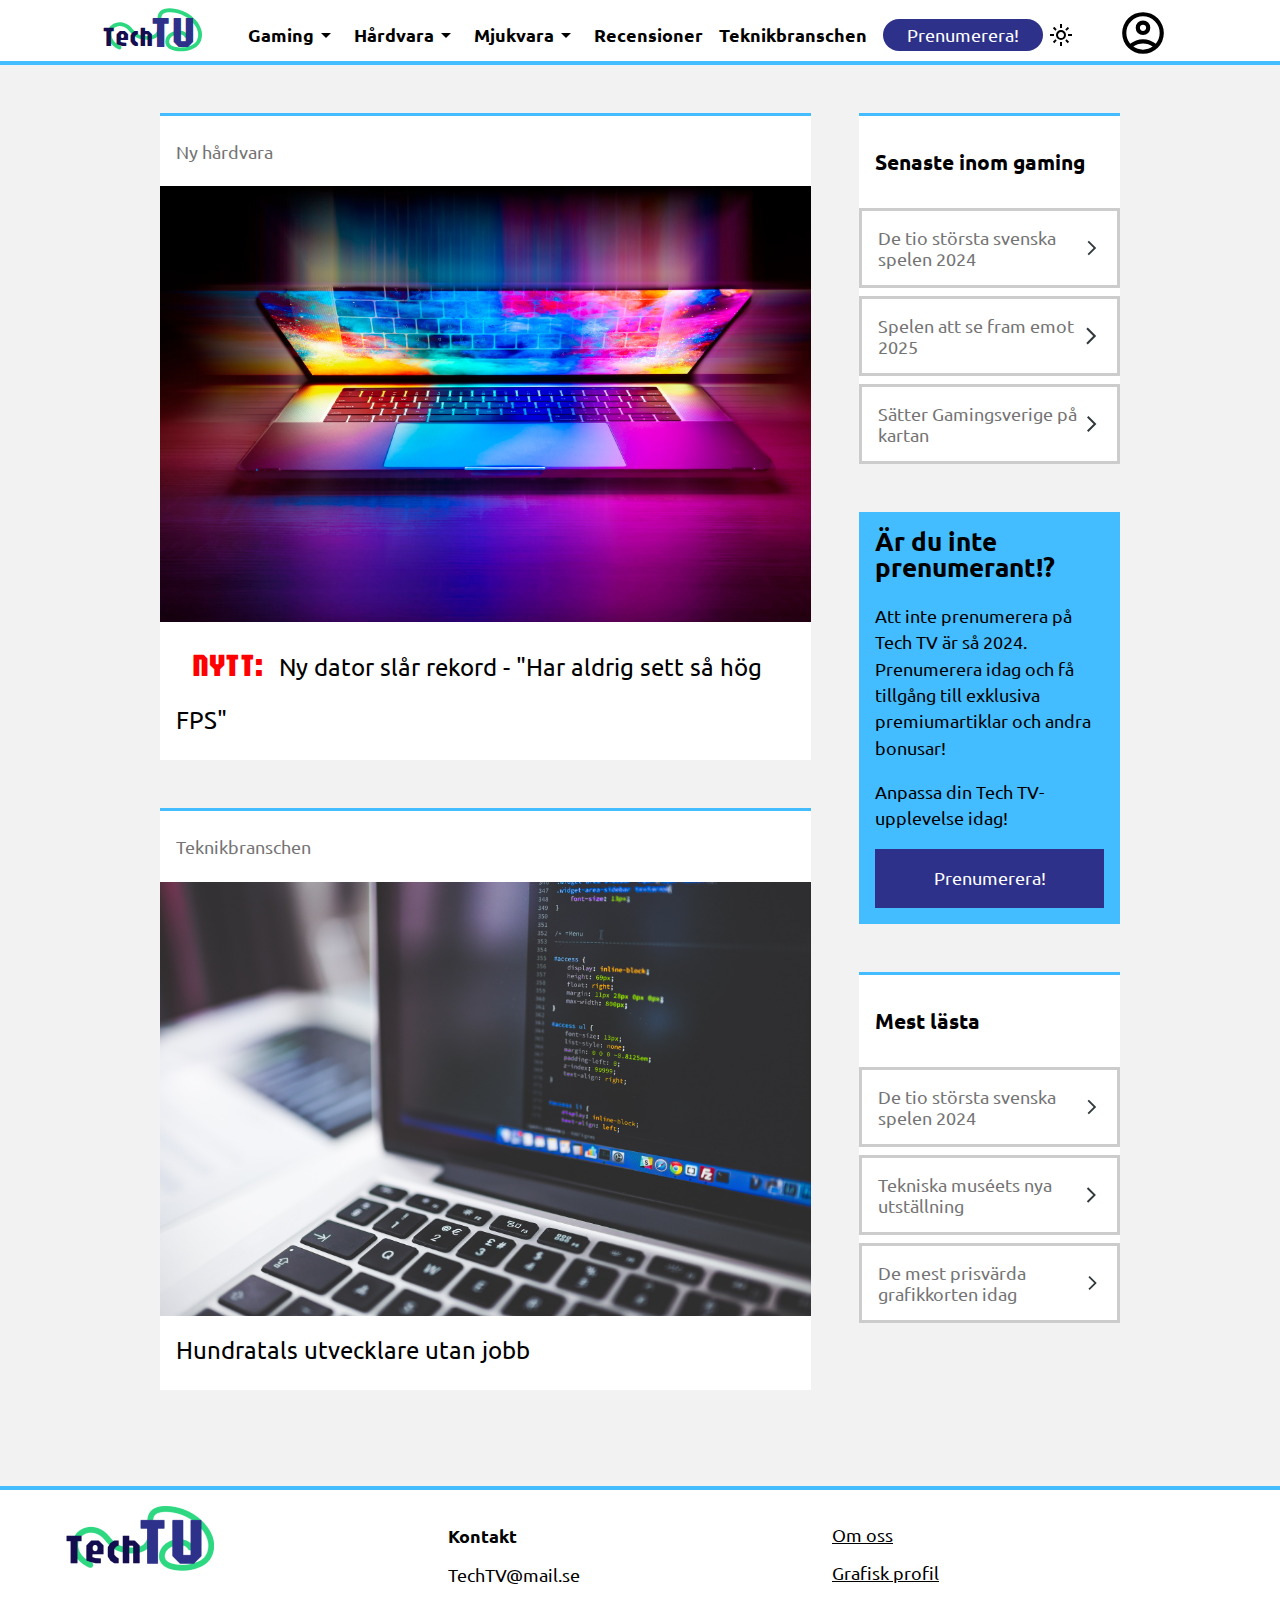
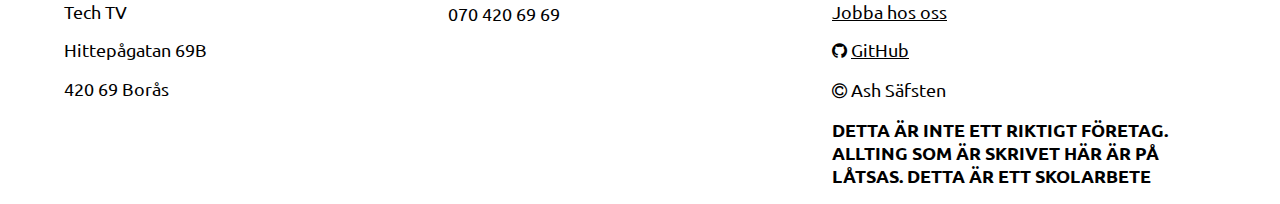
<file: index.html>
<!DOCTYPE html>
<html lang="sv" data-theme="light">
<head>
    <meta charset="UTF-8">
    <meta name="viewport" content="width=device-width, initial-scale=1.0">
    <title>Tech TV</title>
    <link rel="stylesheet" href="style.css">
    <link rel="preconnect" href="https://fonts.googleapis.com">
    <link rel="preconnect" href="https://fonts.gstatic.com" crossorigin>
    <link href="https://fonts.googleapis.com/css2?family=Jaro:opsz@6..72&family=Ubuntu:ital,wght@0,300;0,400;0,500;0,700;1,300;1,400;1,500;1,700&display=swap" rel="stylesheet">
    <link rel="stylesheet" href="https://cdnjs.cloudflare.com/ajax/libs/font-awesome/4.7.0/css/font-awesome.min.css">
</head>
<body>
    <header>
        <a href="index.html"><svg id="Layer_1" xmlns="http://www.w3.org/2000/svg" viewBox="0 0 1701.92 838.93" class="logo" width="100" height="50">
            <defs>
                <style>
                .cls-1 {
                    fill: #2dd881;
                }

                .cls-2 {
                    fill: #140d4f;
                    font-size: 467.44px;
                }

                .cls-2, .cls-3 {
                    font-family: Jaro-Regular, Jaro;
                    font-variation-settings: 'opsz' 14;
                }

                .cls-3 {
                    fill: #2e318a;
                    font-size: 742.88px;
                }
                </style>
            </defs>
            <path class="cls-1" d="M314.88,638.25c-13.9-6.38-27.47-13.44-40.55-21.37-6.2-3.76-12.29-7.7-18.25-11.83-2.98-2.06-5.92-4.17-8.82-6.33-1.58-1.17-6.36-4.29-.03.05-1.97-1.35-3.79-3-5.64-4.51-11.44-9.37-22.22-19.56-32.11-30.56-2.4-2.67-4.74-5.38-7.03-8.14-1.02-1.23-2-2.48-3.01-3.71-5-6.08,2.93,4.15.05.05-4.37-6.21-8.77-12.34-12.72-18.83s-7.28-12.58-10.42-19.13c-.88-1.84-1.68-3.71-2.56-5.55-2.21-4.58,2.81,7.51,0,0-1.43-3.83-2.91-7.63-4.2-11.5-2.32-6.98-4.29-14.07-5.88-21.25-.79-3.59-1.49-7.19-2.1-10.81-.2-1.19-1.12-6.48-.32-1.66.87,5.25-.31-3.05-.41-4.1-.69-7.27-.99-14.57-.88-21.88.06-3.64.21-7.27.48-10.9.12-1.61.26-3.22.42-4.82.16-1.6.34-3.2.54-4.8l-.51,3.99c-.54-3.05,1.56-8.84,2.23-11.84s1.5-6.24,2.38-9.33c1.1-3.86,2.34-7.68,3.72-11.45.24-.66,1.86-4.28,1.72-4.5-1.64,3.79-1.97,4.57-.97,2.33.49-1.11.99-2.21,1.51-3.3,3.02-6.38,6.48-12.56,10.34-18.47.82-1.26,1.67-2.51,2.53-3.74.34-.49,4.33-6.7,1.42-2.11s1.17-1.41,1.62-1.95c1.44-1.73,2.92-3.43,4.43-5.1,4.54-5.01,9.39-9.73,14.49-14.16,1.14-.98,2.3-1.93,3.45-2.91,4.46-3.8-.87.42-1.36.97,2.56-2.79,7.02-5.1,10.16-7.16,5.69-3.72,11.59-7.12,17.65-10.19,2.87-1.45,6.6-2.53,9.24-4.36-4.99,3.47-4.1,1.63-1.59.7,2.13-.79,4.24-1.64,6.38-2.4,6.43-2.28,12.98-4.22,19.61-5.8,3.68-.88,7.4-1.64,11.13-2.29,1.43-.25,3.11-.33,4.48-.73-8.04,2.32-2.45.33.24.06,7.13-.71,14.31-.98,21.48-.87,3.72.06,7.44.23,11.15.5,2.06.15,4.12.33,6.17.54,2.53.26,9.07-.64,1.06.08,6.54-.59,15.53,2.87,21.85,4.52,7.62,1.99,15.12,4.4,22.49,7.19,1.9.72,4,1.32,5.79,2.28-.87-.47-6.53-2.93-1.01-.38,3.4,1.57,6.79,3.14,10.13,4.83,7.06,3.57,13.94,7.49,20.61,11.73,3.51,2.24,6.97,4.56,10.36,6.97,1.36.96,2.69,1.96,4.04,2.94,4.88,3.54.11-.06-.73-.6,6.88,4.39,13.09,10.97,18.94,16.63,22.98,22.24,42.09,48.01,63.53,71.67,22.6,24.93,48.76,46.76,78.57,62.58,58.24,30.9,125.17,42.31,190.58,42.61,66.16.31,136.15-13.29,184.59-61.79,43.3-43.36,61.33-104.58,65.25-164.33,1.89-28.82-.61-57.24-4.11-85.83-1.98-16.1-3.95-32.23-4.58-48.45-.29-7.52-.3-15.05.16-22.56.19-3.11-.07-6.86.88-9.83-2.34,7.35-.35,2.73.09.3s.92-4.78,1.49-7.15c.84-3.55,1.83-7.06,3-10.51.26-.78.96-3.78,1.66-4.58l-1.46,3.36c.49-1.13,1.01-2.24,1.55-3.34,1.57-3.24,3.3-6.41,5.2-9.47.74-1.19,1.5-2.36,2.29-3.51,4.32-6.34,1.17.15-.21.03.63.06,6.15-6.93,6.84-7.62,1.91-1.93,3.9-3.79,5.95-5.57.7-.6,6.03-4.34,1.4-1.29s.94-.61,1.59-1.06c2.81-1.96,5.7-3.79,8.66-5.52,2.69-1.57,5.43-3.03,8.21-4.41,2.46-1.22,11.63-4.23,2.62-1.41,6.77-2.12,13.29-4.92,20.15-6.83,6.25-1.74,12.59-3.18,18.96-4.38,2.85-.54,5.72-.97,8.58-1.46,7.34-1.26-6.1.68-1.22.13,2.16-.24,4.32-.51,6.49-.74,29.06-2.97,58.66-2.03,87.7.71,3.25.31,6.5.64,9.74,1.01,1.93.22,15.45,1.33,5.8.65,7.64.54,15.44,2.32,22.97,3.69,14.86,2.7,29.61,6,44.21,9.88s29.83,8.58,44.46,13.76c6.93,2.46,13.81,5.05,20.64,7.76,1.52.6,3.03,1.22,4.55,1.83.35.14,7.79,3.28,2.85,1.16s2.47,1.09,2.81,1.24c2.24.98,4.48,1.98,6.72,2.99,27.52,12.47,54.07,27.11,79.29,43.76,6.13,4.05,12.18,8.22,18.15,12.5,3.32,2.38,6.61,4.8,9.87,7.25,1.06.8,3.2,1.99,3.9,2.96-3.12-2.42-3.73-2.89-1.84-1.41.97.75,1.93,1.51,2.89,2.27,12.15,9.64,23.9,19.79,35.19,30.42s21.73,21.34,31.88,32.69c5.04,5.64,9.95,11.38,14.73,17.24,1.24,1.52,8.69,10.48,3.45,4.2,2.68,3.22,5.09,6.72,7.55,10.11,9.36,12.91,18.05,26.33,25.88,40.22,3.7,6.56,7.21,13.22,10.51,19.98,1.46,3,2.89,6.02,4.26,9.06.86,1.9,1.68,3.82,2.53,5.72.96,2.24.67,1.53-.9-2.13.48,1.15.94,2.31,1.4,3.47,5.69,14.3,10.41,28.99,13.96,43.97,1.74,7.32,3.02,14.69,4.35,22.09,1.48,8.21-.6-5.69-.03-.62.21,1.9.45,3.79.65,5.69.39,3.81.69,7.62.91,11.44.83,14.55.44,29.17-1.17,43.65-.17,1.52-.43,3.05-.55,4.57.66-8.19.55-3.88.2-1.94-.68,3.77-1.27,7.55-2.04,11.31-1.45,7.11-3.21,14.16-5.28,21.12-1.96,6.57-4.19,13.05-6.71,19.42-1.14,2.88-.63,6.13.27-.52-.15,1.13-1.45,3.26-1.86,4.15-1.58,3.44-3.25,6.83-5.01,10.18-3.15,6.02-6.59,11.89-10.31,17.57-2.07,3.16-4.28,6.2-6.45,9.29-1.42,2.01-3.66,2.93,1.04-1.29-1.55,1.39-2.95,3.66-4.3,5.25-4.4,5.19-9.08,10.15-14.02,14.84-2.52,2.4-5.12,4.72-7.77,6.97-1.65,1.4-3.28,2.97-5.08,4.17,4.69-3.13.63-.52-1.71,1.15-13.21,9.43-27.45,17.34-42.14,24.18-1.99.93-4.01,1.8-6,2.73-1.33.62-5.77,2.63.62-.2-3.61,1.6-7.33,2.99-11,4.41-8.14,3.14-16.36,6.05-24.66,8.73-16.63,5.37-33.57,9.83-50.69,13.36-8.11,1.67-16.26,3.14-24.45,4.39-1.77.27-3.69.72-5.46.81,6.92-.34,2.16-.27.56-.09-5.03.58-10.05,1.17-15.09,1.64-16.95,1.58-33.98,2.27-51.01,2.08-17.5-.2-34.92-1.47-52.31-3.44-6.36-.72-.63-.03.56.12-2.28-.28-4.56-.65-6.83-1-4.09-.63-8.18-1.3-12.25-2.04-8.57-1.54-17.1-3.29-25.57-5.35-6.67-1.62-13.3-3.43-19.85-5.49-2.92-.92-5.83-1.89-8.72-2.91-1.8-.64-3.6-1.3-5.38-1.98-.98-.37-8.3-3.54-3.49-1.34s-1.81-.87-2.32-1.1c-1.37-.64-2.74-1.29-4.1-1.96-3.04-1.5-6.04-3.09-8.99-4.77s-5.8-3.42-8.61-5.27c-1.24-.82-2.47-1.66-3.69-2.51-1.21-.85-2.41-1.73-3.59-2.62l3.18,2.43c-1.8-.08-6.99-6.09-8.27-7.34-2.11-2.06-4.14-4.19-6.09-6.41-.41-.47-4.92-6.19-1.63-1.81s-1.03-1.59-1.35-2.07c-2.13-3.16-4.08-6.44-5.83-9.82-.12-.22-2.11-3.51-2.01-4.13l1.52,3.68c-.43-1.06-.84-2.13-1.22-3.2-1.17-3.22-2.18-6.49-3.03-9.81s-1.43-6.69-2.06-10.07c-.9-4.83.47,8.45.22.82-.08-2.29-.32-4.58-.38-6.88-.08-3.07-.04-6.15.11-9.22.09-1.93.24-3.85.42-5.77l.11-1.15c.43-3.7.34-3.07-.27,1.87-.89-1.76,1.32-7.15,1.78-9.14.97-4.17,2.14-8.29,3.49-12.35.62-1.85,1.33-3.66,1.96-5.5,1.13-3.27,2.33-1.73-.66,1.4,2-2.1,3.25-6.89,4.62-9.43,1.65-3.07,3.42-6.09,5.31-9.02.84-1.3,1.7-2.58,2.58-3.86.91-1.31,1.84-2.61,2.8-3.89l-2.25,2.89c3.35-5.82,9.62-11.2,14.42-15.82,2.86-2.75,5.82-5.4,8.86-7.94.56-.47,3.67-2.68,3.69-3.01-3.23,2.47-3.88,2.98-1.94,1.53.96-.72,1.92-1.42,2.9-2.11,11.69-8.34,25.9-18.1,39.79-22.27-.88.26-6.81,2.69-1.2.54,1.5-.58,2.99-1.18,4.5-1.75,3.38-1.28,6.8-2.48,10.23-3.62,6.76-2.24,13.61-4.23,20.54-5.88,6.03-1.43,12.11-2.5,18.22-3.52,7.11-1.18-6.35.68-1.56.22,1.73-.17,3.45-.39,5.18-.55,3.46-.32,6.93-.57,10.41-.73,6.25-.29,12.51-.31,18.76-.05,3.11.13,6.22.33,9.32.61,1.72.15,3.43.35,5.15.52,6.5.62-7.51-1.33-.61-.07,12.47,2.28,24.01,5.75,35.99,9.8,4.32,1.46-7.64-3.66-1.52-.58,1.17.59,2.38,1.12,3.55,1.7,2.63,1.31,5.22,2.71,7.75,4.19s4.99,3.04,7.4,4.69c.54.37,2.36,2.03,3.17,2.25-4.88-1.31-4.61-3.87-1.33-.98,4.4,3.88,8.66,7.78,12.53,12.21.95,1.09,1.98,2.98,3.14,3.77-.59-.4-4.55-6.49-1.61-1.93,1.82,2.82,3.69,5.56,5.38,8.46,8.71,14.91,30.17,21.5,45.15,11.84,15.02-9.69,21.16-29.2,11.84-45.15-32.17-55.05-96.45-78.57-157.8-77.48-64.56,1.14-133.7,26.96-178.4,74.52-48.03,51.1-67.31,136.01-23.53,196.11,43.3,59.44,120.51,76.28,189.61,83.4,73.48,7.58,149.85-1.46,219.53-26,36.81-12.97,71.69-29.52,102.26-54,24.74-19.81,45.15-45.85,59.26-74.19,30.44-61.12,36.54-131.19,20.86-197.35-16.02-67.6-53.72-128.58-99.52-180.05-87.89-98.79-212.55-166.33-342.76-188.24-62.5-10.52-131.62-15.74-193.05,3.47-29.74,9.31-59.18,25.06-79.01,49.68-24.43,30.33-33.91,66.97-33.52,105.56.32,32.3,6.93,64.07,8.91,96.24.91,14.82.96,29.7.04,44.51-.42,6.67-1.48,13.32-1.86,19.98.59-10.26-.38,2.1-.77,4.4-.69,3.99-1.46,7.97-2.31,11.92-3.03,13.95-7.62,27.11-12.53,40.48,3.46-9.43-1.01,1.86-1.98,3.82-1.41,2.86-2.9,5.69-4.46,8.48-3.63,6.5-7.72,12.64-12.04,18.7-2.93,4.11,1.19-1.75,1.28-1.65s-3.03,3.66-3.39,4.07c-2.08,2.42-4.23,4.77-6.44,7.06-2.48,2.56-5.06,5.03-7.71,7.41-1.07.96-2.15,1.9-3.25,2.83-1.1.93-2.22,1.85-3.35,2.75l3.24-2.5c-4.59,5.55-14.32,9.73-20.61,13.06-3.22,1.71-6.56,3.18-9.82,4.81-4.53,2.27,7.51-2.86.05,0-2.28.87-4.54,1.75-6.84,2.56-7.31,2.58-14.78,4.73-22.32,6.51-3.6.85-7.22,1.62-10.85,2.31-2.03.38-4.06.74-6.09,1.08s-11.12,2.45-2.27.43c-14.88,3.4-31.93,2.74-47.12,2.75-16.47,0-32.95-.76-49.35-2.38-4.03-.4-8.39-.47-12.32-1.39.92.22,7.52,1.11,1.4.18-2.04-.31-4.09-.61-6.13-.93-8.55-1.36-17.06-2.99-25.51-4.92-15.17-3.46-30.13-7.88-44.66-13.44-2.22-.85-4.72-1.58-6.81-2.7.83.45,6.64,2.94,1.15.46-3.7-1.67-7.39-3.36-11.03-5.16-7.26-3.6-14.37-7.53-21.25-11.8-6-3.73-12.92-7.53-18.09-12.39,6.09,5.72.23.11-1.01-.91s-2.58-2.15-3.85-3.25c-3.91-3.37-7.71-6.88-11.41-10.47-11.75-11.42-22.51-23.79-33.09-36.28-23.33-27.55-46.23-54.27-75.11-76.22-27.57-20.95-59.94-36.71-93.57-45.08-69.16-17.22-141.02-2.51-196.82,41.9-54.34,43.25-78.67,114.22-69.91,182.21,9.09,70.51,47.43,132.4,102.81,176.4,25.67,20.39,53.09,37.61,82.9,51.29,15.65,7.19,36.27,4.97,45.15-11.84,7.67-14.52,4.91-37.46-11.84-45.15h0Z"/>
            <text class="cls-2" transform="translate(0 647.62)"><tspan x="0" y="0">Tech</tspan></text>
            <text class="cls-3" transform="translate(822.95 653.21)"><tspan x="0" y="0">TV</tspan></text>
            <text/>
            </svg></a>
        <div class="headerContainer">
            <nav>
                <ul class="navbar">
                    <li class="dropdown">Gaming <svg xmlns="http://www.w3.org/2000/svg" height="24px" viewBox="0 -960 960 960" width="24px" fill="black"><path d="M480-360 280-560h400L480-360Z"/></svg>
                    <div class="dropdownContent">
                        <a href="">Spelnyheter</a>
                        <a href="">Gamingtips</a>
                        <a href="">PC</a>
                        <a href="">Konsoll</a>
                        <a href="">Mobil</a>
                    </div>
                    <li class="dropdown">Hårdvara <svg xmlns="http://www.w3.org/2000/svg" height="24px" viewBox="0 -960 960 960" width="24px" fill="black"><path d="M480-360 280-560h400L480-360Z"/></svg>
                    <div class="dropdownContent">
                        <a href="">Ny hårdvara</a>
                        <a href="">Retro</a>
                        <a href="">Mobiler</a>
                        <a href="">Bärbara datorer</a>
                        <a href="">Stationära datorer</a>
                        <a href="">Tablets</a>
                        <a href="">TV</a>
                        <a href="">Komponenter</a>
                    </div>
                    <li class="dropdown">Mjukvara <svg xmlns="http://www.w3.org/2000/svg" height="24px" viewBox="0 -960 960 960" width="24px" fill="black"><path d="M480-360 280-560h400L480-360Z"/></svg>
                    <div class="dropdownContent">
                        <a href="">Design</a>
                        <a href="">Spelutveckling</a>
                    </div>
                    <li><a href="">Recensioner</a></li>
                    <li><a href="">Teknikbranschen</a></li>
                    <li class="navSubscribe" id="ad"><a href="">Prenumerera!</a></li>
                </ul>
                <button id="switch" class="modeButton" title="Switch mode"><svg class="lightIcon" xmlns="http://www.w3.org/2000/svg" height="24" viewBox="0 -960 960 960" width="24"><path d="M480-360q50 0 85-35t35-85q0-50-35-85t-85-35q-50 0-85 35t-35 85q0 50 35 85t85 35Zm0 80q-83 0-141.5-58.5T280-480q0-83 58.5-141.5T480-680q83 0 141.5 58.5T680-480q0 83-58.5 141.5T480-280ZM200-440H40v-80h160v80Zm720 0H760v-80h160v80ZM440-760v-160h80v160h-80Zm0 720v-160h80v160h-80ZM256-650l-101-97 57-59 96 100-52 56Zm492 496-97-101 53-55 101 97-57 59Zm-98-550 97-101 59 57-100 96-56-52ZM154-212l101-97 55 53-97 101-59-57Zm326-268Z"></path></svg><svg class="darkIcon" xmlns="http://www.w3.org/2000/svg" height="24" viewBox="0 -960 960 960" width="24"><path d="M480-120q-150 0-255-105T120-480q0-150 105-255t255-105q14 0 27.5 1t26.5 3q-41 29-65.5 75.5T444-660q0 90 63 153t153 63q55 0 101-24.5t75-65.5q2 13 3 26.5t1 27.5q0 150-105 255T480-120Zm0-80q88 0 158-48.5T740-375q-20 5-40 8t-40 3q-123 0-209.5-86.5T364-660q0-20 3-40t8-40q-78 32-126.5 102T200-480q0 116 82 198t198 82Zm-10-270Z"></path></svg>
                </button>
                <button class="openbtn" onclick="openNav()">&#9776;</button>
                <div class="mobileNav">
                    <div id="sidePanel" class="sidePanelMenu">
                        <a href="javascript:void(0)" class="closebtn" onclick="closeNav()">&times;</a>
                        <a href="index.html"><i class="fa fa-home" aria-hidden="true"></i>
                            Hem</a>
                        <button class="sidePanelDropdownBtn">
                            <i class="fa fa-caret-down"></i>
                            <i class="fa fa-gamepad" aria-hidden="true"></i>
                            Gaming
                        </button>
                        <div class="sidePanelDropdownContainer">
                            <a href="">Spelnyheter</a>
                            <a href="">Gamingtips</a>
                            <a href="">PC</a>
                            <a href="">Konsoll</a>
                            <a href="">Mobil</a>
                        </div>
                        <button class="sidePanelDropdownBtn">
                            <i class="fa fa-caret-down"></i>
                            <i class="fa fa-desktop" aria-hidden="true"></i>
                            Hårdvara
                        </button>
                        <div class="sidePanelDropdownContainer">
                            <a href="">Ny hårdvara</a>
                            <a href="">Retro</a>
                            <a href="">Mobiler</a>
                            <a href="">Bärbara datorer</a>
                            <a href="">Stationära datorer</a>
                            <a href="">Tablets</a>
                            <a href="">TV</a>
                            <a href="">Komponenter</a>
                        </div>
                        <button class="sidePanelDropdownBtn">
                            <i class="fa fa-caret-down"></i>
                            <i class="fa fa-rocket" aria-hidden="true"></i>
                            Mjukvara
                        </button>
                        <div class="sidePanelDropdownContainer">
                            <a href="">Design</a>
                            <a href="">Spelutveckling</a>
                        </div>
                        <a href=""><i class="fa fa-book" aria-hidden="true"></i>
                            Recensioner</a>
                        <a href=""><i class="fa fa-briefcase" aria-hidden="true"></i>
                            Teknikbranschen</a>
                        <a href="about.html"><i class="fa fa-info-circle" aria-hidden="true"></i>
                            Om oss</a>
                        <a href=""><i class="fa fa-user-circle-o" aria-hidden="true"></i>
                            Konto</a>
                        <p class="navSubscribe" id="mobileAd"><a href="">Prenumerera!</a></p>
                    </div>
                </div>
            </nav>
            <a href="" id="accountLink"><svg xmlns="http://www.w3.org/2000/svg" height="50px" viewBox="0 -960 960 960" width="50px" fill="black"><path d="M234-276q51-39 114-61.5T480-360q69 0 132 22.5T726-276q35-41 54.5-93T800-480q0-133-93.5-226.5T480-800q-133 0-226.5 93.5T160-480q0 59 19.5 111t54.5 93Zm246-164q-59 0-99.5-40.5T340-580q0-59 40.5-99.5T480-720q59 0 99.5 40.5T620-580q0 59-40.5 99.5T480-440Zm0 360q-83 0-156-31.5T197-197q-54-54-85.5-127T80-480q0-83 31.5-156T197-763q54-54 127-85.5T480-880q83 0 156 31.5T763-763q54 54 85.5 127T880-480q0 83-31.5 156T763-197q-54 54-127 85.5T480-80Zm0-80q53 0 100-15.5t86-44.5q-39-29-86-44.5T480-280q-53 0-100 15.5T294-220q39 29 86 44.5T480-160Zm0-360q26 0 43-17t17-43q0-26-17-43t-43-17q-26 0-43 17t-17 43q0 26 17 43t43 17Zm0-60Zm0 360Z"/></svg></a>
        </div>
    </header>
    <main>
        <div class="content">
            <div class="mainContent">
                <a href="article_nydatorrekord.html">
                    <div class="articleCard">
                        <p class="category">Ny hårdvara</p>
                        <img src="images/laptop-5673901_1920.jpg" alt="Halvstängd bärbar dator på ett bord med färgstark belysning som reflekterar på bordet och datorn.">
                        <div class="articleText">
                            <span class="breaking">NYTT:</span><span class="articleHeading">Ny dator slår rekord - "Har aldrig sett så hög FPS"</span>
                        </div>
                    </div>
                </a>
                <div class="articleCard">
                    <p class="category">Teknikbranschen</p>
                    <img src="images/coding-1853305_1920.jpg" alt="Hörnet av en laptopskärm och med en liten bit av tangentbordet synligt. En css-kodsnutt syns på skärmen.">
                    <div class="articleText">
                        <span class="articleHeading">Hundratals utvecklare utan jobb</span>
                    </div>
                </div>
            </div>
            <div class="sidebar">
                <div class="briefing">
                    <h3>Senaste inom gaming</h3>
                    <div class="articleLink">
                        <span class="briefingText">De tio största svenska spelen 2024</span><svg xmlns="http://www.w3.org/2000/svg" height="24px" viewBox="0 -960 960 960" width="24px" fill="#31393C"><path d="m321-80-71-71 329-329-329-329 71-71 400 400L321-80Z"/></svg>
                    </div>
                    <div class="articleLink">
                        <span class="briefingText">Spelen att se fram emot 2025</span><svg xmlns="http://www.w3.org/2000/svg" height="24px" viewBox="0 -960 960 960" width="24px" fill="#31393C"><path d="m321-80-71-71 329-329-329-329 71-71 400 400L321-80Z"/></svg>
                    </div>
                    <div class="articleLink">
                        <span class="briefingText">Sätter Gamingsverige på kartan</span><svg xmlns="http://www.w3.org/2000/svg" height="24px" viewBox="0 -960 960 960" width="24px" fill="#31393C"><path d="m321-80-71-71 329-329-329-329 71-71 400 400L321-80Z"/></svg>
                    </div>
                </div>
                <div class="subscribeAd">
                    <h2>Är du inte prenumerant!?</h2>
                    <p>Att inte prenumerera på Tech TV är så 2024. Prenumerera idag och få tillgång till exklusiva premiumartiklar och andra bonusar!</p>
                    <p>Anpassa din Tech TV-upplevelse idag!</p>
                    <div class="subscribeButton">
                        <span>Prenumerera!</span>
                    </div>
                </div>
                <div class="briefing">
                    <h3>Mest lästa</h3>
                    <div class="articleLink">
                        <span class="briefingText">De tio största svenska spelen 2024</span><svg xmlns="http://www.w3.org/2000/svg" height="24px" viewBox="0 -960 960 960" width="24px" fill="#31393C"><path d="m321-80-71-71 329-329-329-329 71-71 400 400L321-80Z"/></svg>
                    </div>
                    <div class="articleLink">
                        <span class="briefingText">Tekniska muséets nya utställning</span><svg xmlns="http://www.w3.org/2000/svg" height="24px" viewBox="0 -960 960 960" width="24px" fill="#31393C"><path d="m321-80-71-71 329-329-329-329 71-71 400 400L321-80Z"/></svg>
                    </div>
                    <div class="articleLink">
                        <span class="briefingText">De mest prisvärda grafikkorten idag</span><svg xmlns="http://www.w3.org/2000/svg" height="24px" viewBox="0 -960 960 960" width="24px" fill="#31393C"><path d="m321-80-71-71 329-329-329-329 71-71 400 400L321-80Z"/></svg>
                    </div>
                </div>
            </div>
        </div>
        <footer>
            <div class="footerBox">
                <img src="images/TechTVlogo.png" alt="Logotyp med en grön kurvig linje som bakgrund och texten 'Tech TV'.">
                <p>Tech TV</p>
                <p>Hittepågatan 69B</p>
                <p>420 69 Borås</p>
            </div>
            <div class="footerBox">
                <p><strong>Kontakt</strong></p>
                <p>TechTV@mail.se</p>
                <p>070 420 69 69</p>
            </div>
            <div class="footerBox">
                <p><a href="about.html">Om oss</a></p>
                <p><a href="graphics.html">Grafisk profil</a></p>
                <p><a href="">Jobba hos oss</a></p>
                <p><i class="fa fa-github" aria-hidden="false"></i> <span><a href="https://github.com/Frisaf/tech-tv" target="_blank">GitHub</a></span></p>
                <i class="fa fa-copyright" aria-hidden="true"></i> <span>Ash Säfsten</span>
                <p><strong>DETTA ÄR INTE ETT RIKTIGT FÖRETAG. ALLTING SOM ÄR SKRIVET HÄR ÄR PÅ LÅTSAS. DETTA ÄR ETT SKOLARBETE</strong></p>
            </div>
        </footer>
    </main>
    <script src="theme.js"></script>
    <script src="script.js"></script>
</body>
</html>
</file>
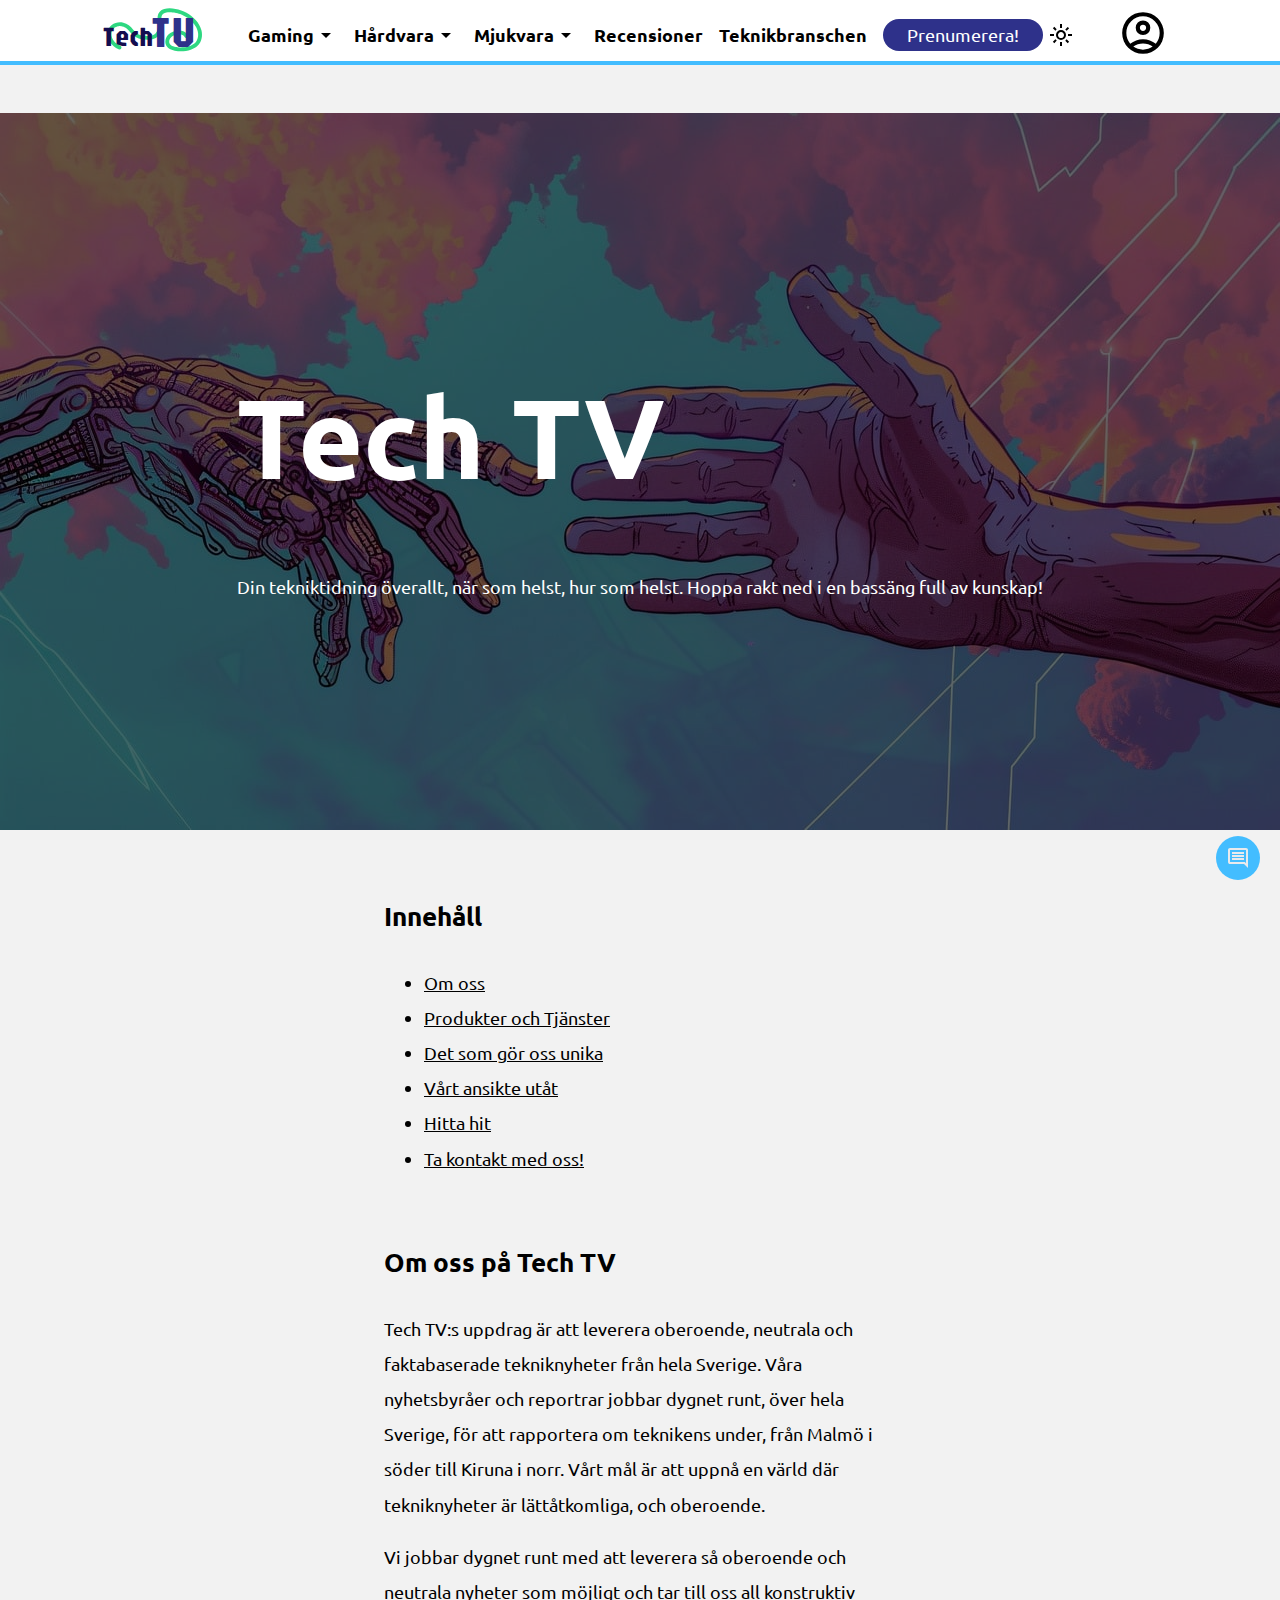
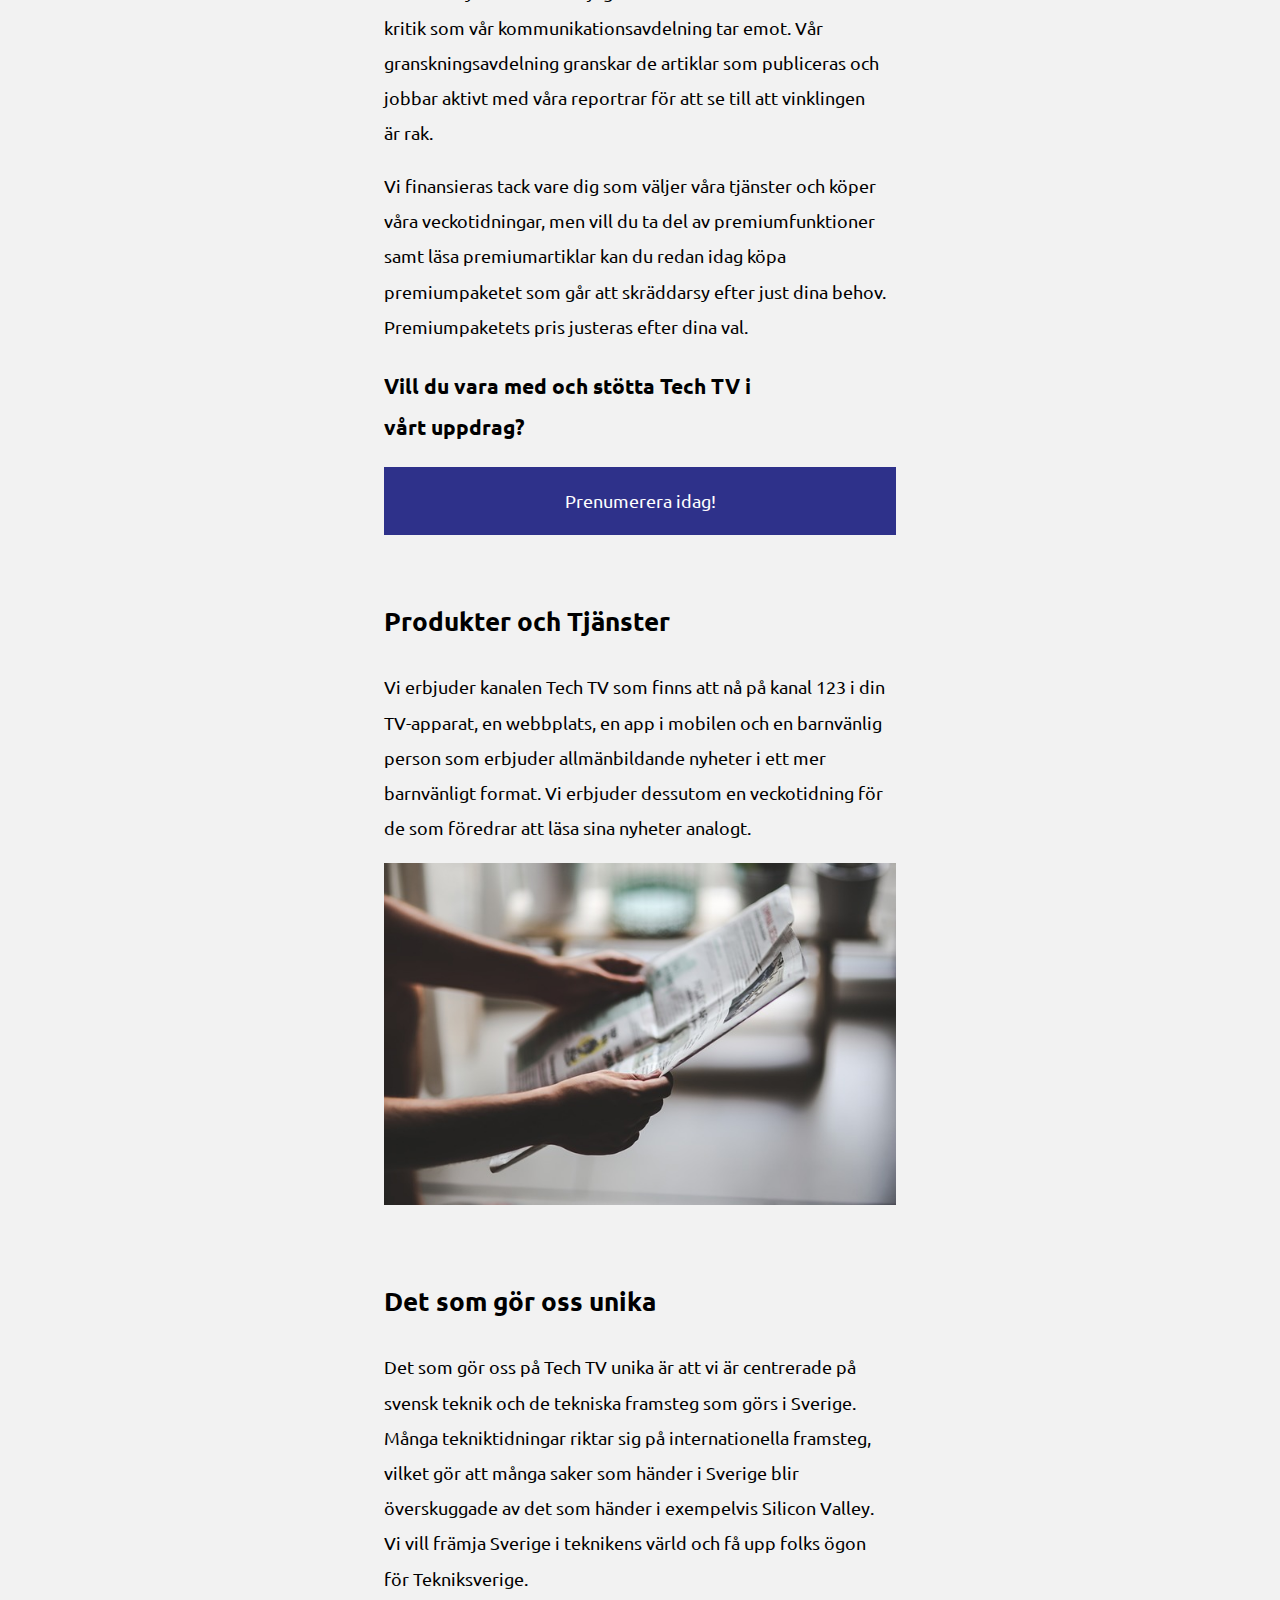
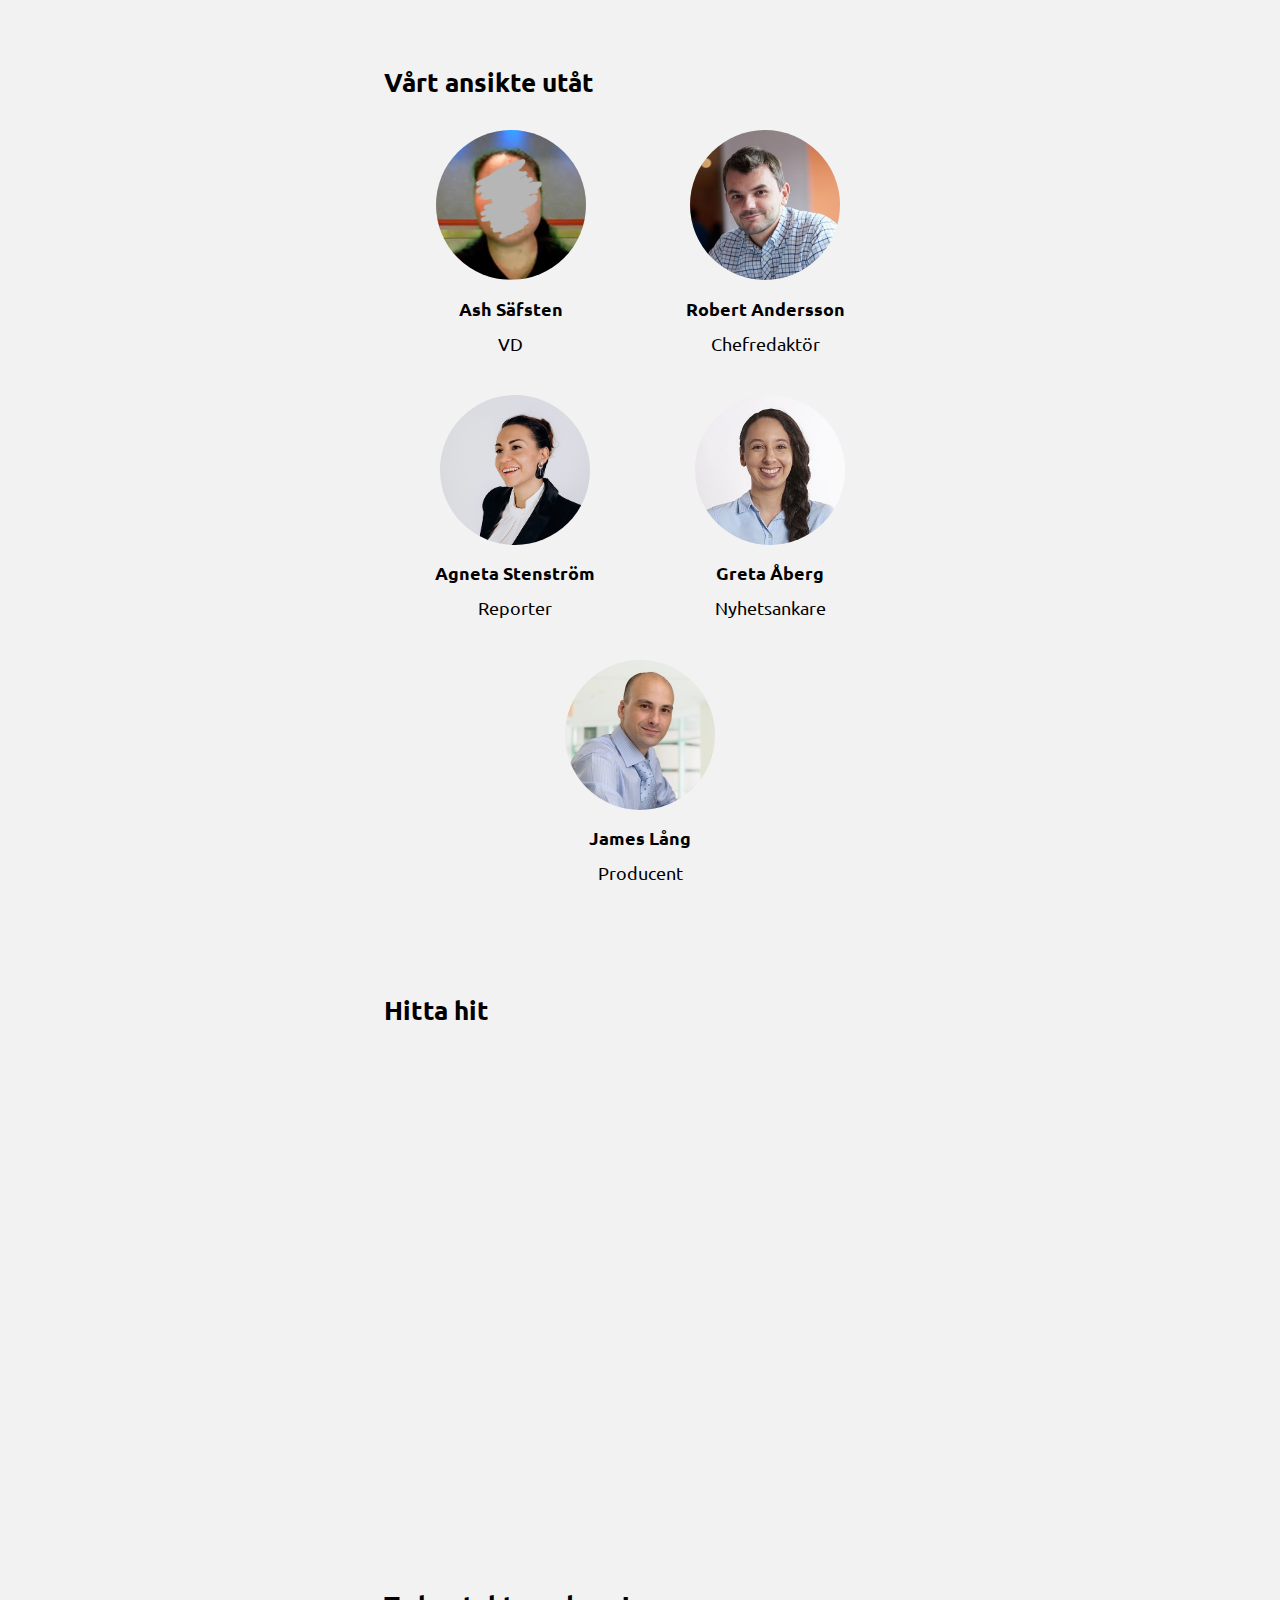
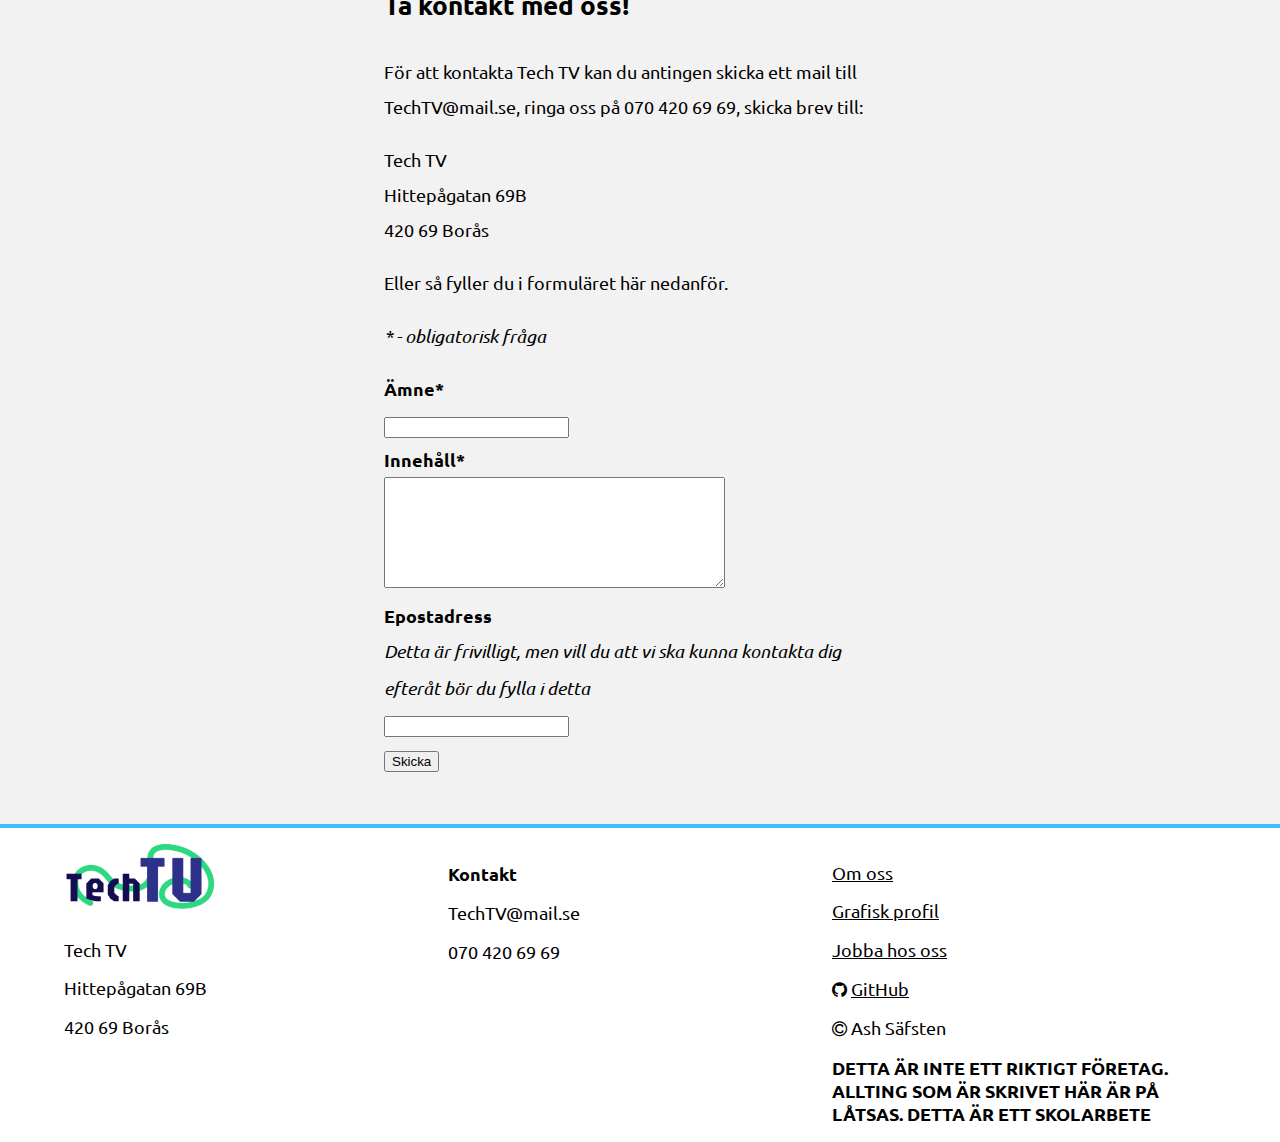
<file: about.html>
<!DOCTYPE html>
<html lang="sv" data-theme="light">
<head>
    <meta charset="UTF-8">
    <meta name="viewport" content="width=device-width, initial-scale=1.0">
    <title>Tech TV - Om oss</title>
    <link rel="stylesheet" href="style.css">
    <link rel="preconnect" href="https://fonts.googleapis.com">
    <link rel="preconnect" href="https://fonts.gstatic.com" crossorigin>
    <link href="https://fonts.googleapis.com/css2?family=Jaro:opsz@6..72&family=Ubuntu:ital,wght@0,300;0,400;0,500;0,700;1,300;1,400;1,500;1,700&display=swap" rel="stylesheet">
    <link rel="stylesheet" href="https://cdnjs.cloudflare.com/ajax/libs/font-awesome/4.7.0/css/font-awesome.min.css">
</head>
<body>
    <header>
        <a href="index.html"><svg id="Layer_1" xmlns="http://www.w3.org/2000/svg" viewBox="0 0 1701.92 838.93" class="logo" width="100" height="50">
            <defs>
                <style>
                .cls-1 {
                    fill: #2dd881;
                }

                .cls-2 {
                    fill: #140d4f;
                    font-size: 467.44px;
                }

                .cls-2, .cls-3 {
                    font-family: Jaro-Regular, Jaro;
                    font-variation-settings: 'opsz' 14;
                }

                .cls-3 {
                    fill: #2e318a;
                    font-size: 742.88px;
                }
                </style>
            </defs>
            <path class="cls-1" d="M314.88,638.25c-13.9-6.38-27.47-13.44-40.55-21.37-6.2-3.76-12.29-7.7-18.25-11.83-2.98-2.06-5.92-4.17-8.82-6.33-1.58-1.17-6.36-4.29-.03.05-1.97-1.35-3.79-3-5.64-4.51-11.44-9.37-22.22-19.56-32.11-30.56-2.4-2.67-4.74-5.38-7.03-8.14-1.02-1.23-2-2.48-3.01-3.71-5-6.08,2.93,4.15.05.05-4.37-6.21-8.77-12.34-12.72-18.83s-7.28-12.58-10.42-19.13c-.88-1.84-1.68-3.71-2.56-5.55-2.21-4.58,2.81,7.51,0,0-1.43-3.83-2.91-7.63-4.2-11.5-2.32-6.98-4.29-14.07-5.88-21.25-.79-3.59-1.49-7.19-2.1-10.81-.2-1.19-1.12-6.48-.32-1.66.87,5.25-.31-3.05-.41-4.1-.69-7.27-.99-14.57-.88-21.88.06-3.64.21-7.27.48-10.9.12-1.61.26-3.22.42-4.82.16-1.6.34-3.2.54-4.8l-.51,3.99c-.54-3.05,1.56-8.84,2.23-11.84s1.5-6.24,2.38-9.33c1.1-3.86,2.34-7.68,3.72-11.45.24-.66,1.86-4.28,1.72-4.5-1.64,3.79-1.97,4.57-.97,2.33.49-1.11.99-2.21,1.51-3.3,3.02-6.38,6.48-12.56,10.34-18.47.82-1.26,1.67-2.51,2.53-3.74.34-.49,4.33-6.7,1.42-2.11s1.17-1.41,1.62-1.95c1.44-1.73,2.92-3.43,4.43-5.1,4.54-5.01,9.39-9.73,14.49-14.16,1.14-.98,2.3-1.93,3.45-2.91,4.46-3.8-.87.42-1.36.97,2.56-2.79,7.02-5.1,10.16-7.16,5.69-3.72,11.59-7.12,17.65-10.19,2.87-1.45,6.6-2.53,9.24-4.36-4.99,3.47-4.1,1.63-1.59.7,2.13-.79,4.24-1.64,6.38-2.4,6.43-2.28,12.98-4.22,19.61-5.8,3.68-.88,7.4-1.64,11.13-2.29,1.43-.25,3.11-.33,4.48-.73-8.04,2.32-2.45.33.24.06,7.13-.71,14.31-.98,21.48-.87,3.72.06,7.44.23,11.15.5,2.06.15,4.12.33,6.17.54,2.53.26,9.07-.64,1.06.08,6.54-.59,15.53,2.87,21.85,4.52,7.62,1.99,15.12,4.4,22.49,7.19,1.9.72,4,1.32,5.79,2.28-.87-.47-6.53-2.93-1.01-.38,3.4,1.57,6.79,3.14,10.13,4.83,7.06,3.57,13.94,7.49,20.61,11.73,3.51,2.24,6.97,4.56,10.36,6.97,1.36.96,2.69,1.96,4.04,2.94,4.88,3.54.11-.06-.73-.6,6.88,4.39,13.09,10.97,18.94,16.63,22.98,22.24,42.09,48.01,63.53,71.67,22.6,24.93,48.76,46.76,78.57,62.58,58.24,30.9,125.17,42.31,190.58,42.61,66.16.31,136.15-13.29,184.59-61.79,43.3-43.36,61.33-104.58,65.25-164.33,1.89-28.82-.61-57.24-4.11-85.83-1.98-16.1-3.95-32.23-4.58-48.45-.29-7.52-.3-15.05.16-22.56.19-3.11-.07-6.86.88-9.83-2.34,7.35-.35,2.73.09.3s.92-4.78,1.49-7.15c.84-3.55,1.83-7.06,3-10.51.26-.78.96-3.78,1.66-4.58l-1.46,3.36c.49-1.13,1.01-2.24,1.55-3.34,1.57-3.24,3.3-6.41,5.2-9.47.74-1.19,1.5-2.36,2.29-3.51,4.32-6.34,1.17.15-.21.03.63.06,6.15-6.93,6.84-7.62,1.91-1.93,3.9-3.79,5.95-5.57.7-.6,6.03-4.34,1.4-1.29s.94-.61,1.59-1.06c2.81-1.96,5.7-3.79,8.66-5.52,2.69-1.57,5.43-3.03,8.21-4.41,2.46-1.22,11.63-4.23,2.62-1.41,6.77-2.12,13.29-4.92,20.15-6.83,6.25-1.74,12.59-3.18,18.96-4.38,2.85-.54,5.72-.97,8.58-1.46,7.34-1.26-6.1.68-1.22.13,2.16-.24,4.32-.51,6.49-.74,29.06-2.97,58.66-2.03,87.7.71,3.25.31,6.5.64,9.74,1.01,1.93.22,15.45,1.33,5.8.65,7.64.54,15.44,2.32,22.97,3.69,14.86,2.7,29.61,6,44.21,9.88s29.83,8.58,44.46,13.76c6.93,2.46,13.81,5.05,20.64,7.76,1.52.6,3.03,1.22,4.55,1.83.35.14,7.79,3.28,2.85,1.16s2.47,1.09,2.81,1.24c2.24.98,4.48,1.98,6.72,2.99,27.52,12.47,54.07,27.11,79.29,43.76,6.13,4.05,12.18,8.22,18.15,12.5,3.32,2.38,6.61,4.8,9.87,7.25,1.06.8,3.2,1.99,3.9,2.96-3.12-2.42-3.73-2.89-1.84-1.41.97.75,1.93,1.51,2.89,2.27,12.15,9.64,23.9,19.79,35.19,30.42s21.73,21.34,31.88,32.69c5.04,5.64,9.95,11.38,14.73,17.24,1.24,1.52,8.69,10.48,3.45,4.2,2.68,3.22,5.09,6.72,7.55,10.11,9.36,12.91,18.05,26.33,25.88,40.22,3.7,6.56,7.21,13.22,10.51,19.98,1.46,3,2.89,6.02,4.26,9.06.86,1.9,1.68,3.82,2.53,5.72.96,2.24.67,1.53-.9-2.13.48,1.15.94,2.31,1.4,3.47,5.69,14.3,10.41,28.99,13.96,43.97,1.74,7.32,3.02,14.69,4.35,22.09,1.48,8.21-.6-5.69-.03-.62.21,1.9.45,3.79.65,5.69.39,3.81.69,7.62.91,11.44.83,14.55.44,29.17-1.17,43.65-.17,1.52-.43,3.05-.55,4.57.66-8.19.55-3.88.2-1.94-.68,3.77-1.27,7.55-2.04,11.31-1.45,7.11-3.21,14.16-5.28,21.12-1.96,6.57-4.19,13.05-6.71,19.42-1.14,2.88-.63,6.13.27-.52-.15,1.13-1.45,3.26-1.86,4.15-1.58,3.44-3.25,6.83-5.01,10.18-3.15,6.02-6.59,11.89-10.31,17.57-2.07,3.16-4.28,6.2-6.45,9.29-1.42,2.01-3.66,2.93,1.04-1.29-1.55,1.39-2.95,3.66-4.3,5.25-4.4,5.19-9.08,10.15-14.02,14.84-2.52,2.4-5.12,4.72-7.77,6.97-1.65,1.4-3.28,2.97-5.08,4.17,4.69-3.13.63-.52-1.71,1.15-13.21,9.43-27.45,17.34-42.14,24.18-1.99.93-4.01,1.8-6,2.73-1.33.62-5.77,2.63.62-.2-3.61,1.6-7.33,2.99-11,4.41-8.14,3.14-16.36,6.05-24.66,8.73-16.63,5.37-33.57,9.83-50.69,13.36-8.11,1.67-16.26,3.14-24.45,4.39-1.77.27-3.69.72-5.46.81,6.92-.34,2.16-.27.56-.09-5.03.58-10.05,1.17-15.09,1.64-16.95,1.58-33.98,2.27-51.01,2.08-17.5-.2-34.92-1.47-52.31-3.44-6.36-.72-.63-.03.56.12-2.28-.28-4.56-.65-6.83-1-4.09-.63-8.18-1.3-12.25-2.04-8.57-1.54-17.1-3.29-25.57-5.35-6.67-1.62-13.3-3.43-19.85-5.49-2.92-.92-5.83-1.89-8.72-2.91-1.8-.64-3.6-1.3-5.38-1.98-.98-.37-8.3-3.54-3.49-1.34s-1.81-.87-2.32-1.1c-1.37-.64-2.74-1.29-4.1-1.96-3.04-1.5-6.04-3.09-8.99-4.77s-5.8-3.42-8.61-5.27c-1.24-.82-2.47-1.66-3.69-2.51-1.21-.85-2.41-1.73-3.59-2.62l3.18,2.43c-1.8-.08-6.99-6.09-8.27-7.34-2.11-2.06-4.14-4.19-6.09-6.41-.41-.47-4.92-6.19-1.63-1.81s-1.03-1.59-1.35-2.07c-2.13-3.16-4.08-6.44-5.83-9.82-.12-.22-2.11-3.51-2.01-4.13l1.52,3.68c-.43-1.06-.84-2.13-1.22-3.2-1.17-3.22-2.18-6.49-3.03-9.81s-1.43-6.69-2.06-10.07c-.9-4.83.47,8.45.22.82-.08-2.29-.32-4.58-.38-6.88-.08-3.07-.04-6.15.11-9.22.09-1.93.24-3.85.42-5.77l.11-1.15c.43-3.7.34-3.07-.27,1.87-.89-1.76,1.32-7.15,1.78-9.14.97-4.17,2.14-8.29,3.49-12.35.62-1.85,1.33-3.66,1.96-5.5,1.13-3.27,2.33-1.73-.66,1.4,2-2.1,3.25-6.89,4.62-9.43,1.65-3.07,3.42-6.09,5.31-9.02.84-1.3,1.7-2.58,2.58-3.86.91-1.31,1.84-2.61,2.8-3.89l-2.25,2.89c3.35-5.82,9.62-11.2,14.42-15.82,2.86-2.75,5.82-5.4,8.86-7.94.56-.47,3.67-2.68,3.69-3.01-3.23,2.47-3.88,2.98-1.94,1.53.96-.72,1.92-1.42,2.9-2.11,11.69-8.34,25.9-18.1,39.79-22.27-.88.26-6.81,2.69-1.2.54,1.5-.58,2.99-1.18,4.5-1.75,3.38-1.28,6.8-2.48,10.23-3.62,6.76-2.24,13.61-4.23,20.54-5.88,6.03-1.43,12.11-2.5,18.22-3.52,7.11-1.18-6.35.68-1.56.22,1.73-.17,3.45-.39,5.18-.55,3.46-.32,6.93-.57,10.41-.73,6.25-.29,12.51-.31,18.76-.05,3.11.13,6.22.33,9.32.61,1.72.15,3.43.35,5.15.52,6.5.62-7.51-1.33-.61-.07,12.47,2.28,24.01,5.75,35.99,9.8,4.32,1.46-7.64-3.66-1.52-.58,1.17.59,2.38,1.12,3.55,1.7,2.63,1.31,5.22,2.71,7.75,4.19s4.99,3.04,7.4,4.69c.54.37,2.36,2.03,3.17,2.25-4.88-1.31-4.61-3.87-1.33-.98,4.4,3.88,8.66,7.78,12.53,12.21.95,1.09,1.98,2.98,3.14,3.77-.59-.4-4.55-6.49-1.61-1.93,1.82,2.82,3.69,5.56,5.38,8.46,8.71,14.91,30.17,21.5,45.15,11.84,15.02-9.69,21.16-29.2,11.84-45.15-32.17-55.05-96.45-78.57-157.8-77.48-64.56,1.14-133.7,26.96-178.4,74.52-48.03,51.1-67.31,136.01-23.53,196.11,43.3,59.44,120.51,76.28,189.61,83.4,73.48,7.58,149.85-1.46,219.53-26,36.81-12.97,71.69-29.52,102.26-54,24.74-19.81,45.15-45.85,59.26-74.19,30.44-61.12,36.54-131.19,20.86-197.35-16.02-67.6-53.72-128.58-99.52-180.05-87.89-98.79-212.55-166.33-342.76-188.24-62.5-10.52-131.62-15.74-193.05,3.47-29.74,9.31-59.18,25.06-79.01,49.68-24.43,30.33-33.91,66.97-33.52,105.56.32,32.3,6.93,64.07,8.91,96.24.91,14.82.96,29.7.04,44.51-.42,6.67-1.48,13.32-1.86,19.98.59-10.26-.38,2.1-.77,4.4-.69,3.99-1.46,7.97-2.31,11.92-3.03,13.95-7.62,27.11-12.53,40.48,3.46-9.43-1.01,1.86-1.98,3.82-1.41,2.86-2.9,5.69-4.46,8.48-3.63,6.5-7.72,12.64-12.04,18.7-2.93,4.11,1.19-1.75,1.28-1.65s-3.03,3.66-3.39,4.07c-2.08,2.42-4.23,4.77-6.44,7.06-2.48,2.56-5.06,5.03-7.71,7.41-1.07.96-2.15,1.9-3.25,2.83-1.1.93-2.22,1.85-3.35,2.75l3.24-2.5c-4.59,5.55-14.32,9.73-20.61,13.06-3.22,1.71-6.56,3.18-9.82,4.81-4.53,2.27,7.51-2.86.05,0-2.28.87-4.54,1.75-6.84,2.56-7.31,2.58-14.78,4.73-22.32,6.51-3.6.85-7.22,1.62-10.85,2.31-2.03.38-4.06.74-6.09,1.08s-11.12,2.45-2.27.43c-14.88,3.4-31.93,2.74-47.12,2.75-16.47,0-32.95-.76-49.35-2.38-4.03-.4-8.39-.47-12.32-1.39.92.22,7.52,1.11,1.4.18-2.04-.31-4.09-.61-6.13-.93-8.55-1.36-17.06-2.99-25.51-4.92-15.17-3.46-30.13-7.88-44.66-13.44-2.22-.85-4.72-1.58-6.81-2.7.83.45,6.64,2.94,1.15.46-3.7-1.67-7.39-3.36-11.03-5.16-7.26-3.6-14.37-7.53-21.25-11.8-6-3.73-12.92-7.53-18.09-12.39,6.09,5.72.23.11-1.01-.91s-2.58-2.15-3.85-3.25c-3.91-3.37-7.71-6.88-11.41-10.47-11.75-11.42-22.51-23.79-33.09-36.28-23.33-27.55-46.23-54.27-75.11-76.22-27.57-20.95-59.94-36.71-93.57-45.08-69.16-17.22-141.02-2.51-196.82,41.9-54.34,43.25-78.67,114.22-69.91,182.21,9.09,70.51,47.43,132.4,102.81,176.4,25.67,20.39,53.09,37.61,82.9,51.29,15.65,7.19,36.27,4.97,45.15-11.84,7.67-14.52,4.91-37.46-11.84-45.15h0Z"/>
            <text class="cls-2" transform="translate(0 647.62)"><tspan x="0" y="0">Tech</tspan></text>
            <text class="cls-3" transform="translate(822.95 653.21)"><tspan x="0" y="0">TV</tspan></text>
            <text/>
            </svg></a>
        <div class="headerContainer">
            <nav>
                <ul class="navbar">
                    <li class="dropdown">Gaming <svg xmlns="http://www.w3.org/2000/svg" height="24px" viewBox="0 -960 960 960" width="24px" fill="black"><path d="M480-360 280-560h400L480-360Z"/></svg>
                    <div class="dropdownContent">
                        <a href="">Spelnyheter</a>
                        <a href="">Gamingtips</a>
                        <a href="">PC</a>
                        <a href="">Konsoll</a>
                        <a href="">Mobil</a>
                    </div>
                    <li class="dropdown">Hårdvara <svg xmlns="http://www.w3.org/2000/svg" height="24px" viewBox="0 -960 960 960" width="24px" fill="black"><path d="M480-360 280-560h400L480-360Z"/></svg>
                    <div class="dropdownContent">
                        <a href="">Ny hårdvara</a>
                        <a href="">Retro</a>
                        <a href="">Mobiler</a>
                        <a href="">Bärbara datorer</a>
                        <a href="">Stationära datorer</a>
                        <a href="">Tablets</a>
                        <a href="">TV</a>
                        <a href="">Komponenter</a>
                    </div>
                    <li class="dropdown">Mjukvara <svg xmlns="http://www.w3.org/2000/svg" height="24px" viewBox="0 -960 960 960" width="24px" fill="black"><path d="M480-360 280-560h400L480-360Z"/></svg>
                    <div class="dropdownContent">
                        <a href="">Design</a>
                        <a href="">Spelutveckling</a>
                    </div>
                    <li><a href="">Recensioner</a></li>
                    <li><a href="">Teknikbranschen</a></li>
                    <li class="navSubscribe" id="ad"><a href="">Prenumerera!</a></li>
                </ul>
                <button id="switch" class="modeButton" title="Switch mode"><svg class="lightIcon" xmlns="http://www.w3.org/2000/svg" height="24" viewBox="0 -960 960 960" width="24"><path d="M480-360q50 0 85-35t35-85q0-50-35-85t-85-35q-50 0-85 35t-35 85q0 50 35 85t85 35Zm0 80q-83 0-141.5-58.5T280-480q0-83 58.5-141.5T480-680q83 0 141.5 58.5T680-480q0 83-58.5 141.5T480-280ZM200-440H40v-80h160v80Zm720 0H760v-80h160v80ZM440-760v-160h80v160h-80Zm0 720v-160h80v160h-80ZM256-650l-101-97 57-59 96 100-52 56Zm492 496-97-101 53-55 101 97-57 59Zm-98-550 97-101 59 57-100 96-56-52ZM154-212l101-97 55 53-97 101-59-57Zm326-268Z"></path></svg><svg class="darkIcon" xmlns="http://www.w3.org/2000/svg" height="24" viewBox="0 -960 960 960" width="24"><path d="M480-120q-150 0-255-105T120-480q0-150 105-255t255-105q14 0 27.5 1t26.5 3q-41 29-65.5 75.5T444-660q0 90 63 153t153 63q55 0 101-24.5t75-65.5q2 13 3 26.5t1 27.5q0 150-105 255T480-120Zm0-80q88 0 158-48.5T740-375q-20 5-40 8t-40 3q-123 0-209.5-86.5T364-660q0-20 3-40t8-40q-78 32-126.5 102T200-480q0 116 82 198t198 82Zm-10-270Z"></path></svg>
                </button>
                <button class="openbtn" onclick="openNav()">&#9776;</button>
                <div class="mobileNav">
                    <div id="sidePanel" class="sidePanelMenu">
                        <a href="javascript:void(0)" class="closebtn" onclick="closeNav()">&times;</a>
                        <a href="index.html"><i class="fa fa-home" aria-hidden="true"></i>
                            Hem</a>
                        <button class="sidePanelDropdownBtn">
                            <i class="fa fa-caret-down"></i>
                            <i class="fa fa-gamepad" aria-hidden="true"></i>
                            Gaming
                        </button>
                        <div class="sidePanelDropdownContainer">
                            <a href="">Spelnyheter</a>
                            <a href="">Gamingtips</a>
                            <a href="">PC</a>
                            <a href="">Konsoll</a>
                            <a href="">Mobil</a>
                        </div>
                        <button class="sidePanelDropdownBtn">
                            <i class="fa fa-caret-down"></i>
                            <i class="fa fa-desktop" aria-hidden="true"></i>
                            Hårdvara
                        </button>
                        <div class="sidePanelDropdownContainer">
                            <a href="">Ny hårdvara</a>
                            <a href="">Retro</a>
                            <a href="">Mobiler</a>
                            <a href="">Bärbara datorer</a>
                            <a href="">Stationära datorer</a>
                            <a href="">Tablets</a>
                            <a href="">TV</a>
                            <a href="">Komponenter</a>
                        </div>
                        <button class="sidePanelDropdownBtn">
                            <i class="fa fa-caret-down"></i>
                            <i class="fa fa-rocket" aria-hidden="true"></i>
                            Mjukvara
                        </button>
                        <div class="sidePanelDropdownContainer">
                            <a href="">Design</a>
                            <a href="">Spelutveckling</a>
                        </div>
                        <a href=""><i class="fa fa-book" aria-hidden="true"></i>
                            Recensioner</a>
                        <a href=""><i class="fa fa-briefcase" aria-hidden="true"></i>
                            Teknikbranschen</a>
                        <a href="about.html"><i class="fa fa-info-circle" aria-hidden="true"></i>
                            Om oss</a>
                        <a href=""><i class="fa fa-user-circle-o" aria-hidden="true"></i>
                            Konto</a>
                        <p class="navSubscribe" id="mobileAd"><a href="">Prenumerera!</a></p>
                    </div>
                </div>
            </nav>
            <a href="" id="accountLink"><svg xmlns="http://www.w3.org/2000/svg" height="50px" viewBox="0 -960 960 960" width="50px" fill="black"><path d="M234-276q51-39 114-61.5T480-360q69 0 132 22.5T726-276q35-41 54.5-93T800-480q0-133-93.5-226.5T480-800q-133 0-226.5 93.5T160-480q0 59 19.5 111t54.5 93Zm246-164q-59 0-99.5-40.5T340-580q0-59 40.5-99.5T480-720q59 0 99.5 40.5T620-580q0 59-40.5 99.5T480-440Zm0 360q-83 0-156-31.5T197-197q-54-54-85.5-127T80-480q0-83 31.5-156T197-763q54-54 127-85.5T480-880q83 0 156 31.5T763-763q54 54 85.5 127T880-480q0 83-31.5 156T763-197q-54 54-127 85.5T480-80Zm0-80q53 0 100-15.5t86-44.5q-39-29-86-44.5T480-280q-53 0-100 15.5T294-220q39 29 86 44.5T480-160Zm0-360q26 0 43-17t17-43q0-26-17-43t-43-17q-26 0-43 17t-17 43q0 26 17 43t43 17Zm0-60Zm0 360Z"/></svg></a>
        </div>
    </header>
    <main>
        <div class="mainContent">
            <div class="hero">
                <img src="images/synthetic-8597464_1280.jpg" alt="Human hand reaching for robot hand">
                <div class="heroText">
                    <h1>Tech TV</h1>
                    <p>Din tekniktidning överallt, när som helst, hur som helst. Hoppa rakt ned i en bassäng full av kunskap!</p>
                </div>
            </div>
            <div class="articleContent">
                <h2>Innehåll</h2>
                <ul>
                    <li><a href="#about">Om oss</a></li>
                    <li><a href="#products">Produkter och Tjänster</a></li>
                    <li><a href="#unique">Det som gör oss unika</a></li>
                    <li><a href="#staff">Vårt ansikte utåt</a></li>
                    <li><a href="#map">Hitta hit</a></li>
                    <li><a href="#contact">Ta kontakt med oss!</a></li>
                </ul>
                <h2 id="about">Om oss på Tech TV</h2>
                <p>Tech TV:s uppdrag är att leverera oberoende, neutrala och faktabaserade tekniknyheter från hela Sverige. Våra nyhetsbyråer och reportrar jobbar dygnet runt, över hela Sverige, för att rapportera om teknikens under, från Malmö i söder till Kiruna i norr. Vårt mål är att uppnå en värld där tekniknyheter är lättåtkomliga, och oberoende.</p>
                <p>Vi jobbar dygnet runt med att leverera så oberoende och neutrala nyheter som möjligt och tar till oss all konstruktiv kritik som vår kommunikationsavdelning tar emot. Vår granskningsavdelning granskar de artiklar som publiceras och jobbar aktivt med våra reportrar för att se till att vinklingen är rak.</p>
                <p>Vi finansieras tack vare dig som väljer våra tjänster och köper våra veckotidningar, men vill du ta del av premiumfunktioner samt läsa premiumartiklar kan du redan idag köpa premiumpaketet som går att skräddarsy efter just dina behov. Premiumpaketets pris justeras efter dina val.</p>
                <h3>Vill du vara med och stötta Tech TV i vårt uppdrag?</h3>
                <div class="subscribeButton">
                    <span>Prenumerera idag!</span>
                </div>
                <h2 id="products">Produkter och Tjänster</h2>
                <p>Vi erbjuder kanalen Tech TV som finns att nå på kanal 123 i din TV-apparat, en webbplats, en app i mobilen och en barnvänlig person som erbjuder allmänbildande nyheter i ett mer barnvänligt format. Vi erbjuder dessutom en veckotidning för de som föredrar att läsa sina nyheter analogt.</p>
                <img src="images/man-791440_640.jpg" alt="Newspaper held in two hands">
                <h2 id="unique">Det som gör oss unika</h2>
                <p>Det som gör oss på Tech TV unika är att vi är centrerade på svensk teknik och de tekniska framsteg som görs i Sverige. Många tekniktidningar riktar sig på internationella framsteg, vilket gör att många saker som händer i Sverige blir överskuggade av det som händer i exempelvis Silicon Valley. Vi vill främja Sverige i teknikens värld och få upp folks ögon för Tekniksverige.</p>
                <h2 id="staff">Vårt ansikte utåt</h2>
            </div>
            <div class="staff">
                <div class="staffInfo">
                    <img src="images/ash.png" alt="Person with censored face">
                    <p><strong>Ash Säfsten</strong></p>
                    <p>VD</p>
                </div>
                <div class="staffInfo">
                    <img src="images/entrepreneur-2326419_640.jpg" alt="Man smiling and looking into the camera">
                    <p><strong>Robert Andersson</strong></p>
                    <p>Chefredaktör</p>
                </div>
                <div class="staffInfo">
                    <img src="images/woman-6084994_640.jpg" alt="Woman smiling">
                    <p><strong>Agneta Stenström</strong></p>
                    <p>Reporter</p>
                </div>
                <div class="staffInfo">
                    <img src="images/smiling-2385790_640.jpg" alt="Woman smiling and looking into the camera">
                    <p><strong>Greta Åberg</strong></p>
                    <p>Nyhetsankare</p>
                </div>
                <div class="staffInfo">
                    <img src="images/man-6208470_640.jpg" alt="Man smiling and looking into the camera">
                    <p><strong>James Lång</strong></p>
                    <p>Producent</p>
                </div>
            </div>
            <div class="articleContent">
                <h2 id="map">Hitta hit</h2>
                <iframe src="https://www.google.com/maps/embed?pb=!1m18!1m12!1m3!1d17049.676106469105!2d12.92293945192015!3d57.71289879683747!2m3!1f0!2f0!3f0!3m2!1i1024!2i768!4f13.1!3m3!1m2!1s0x465aa0b04bdcfeed%3A0x7c327e8fc1abfa59!2zQm9yw6Vz!5e0!3m2!1sen!2sse!4v1739884233130!5m2!1sen!2sse" width="600" height="450" style="border:0;" allowfullscreen="" loading="lazy" referrerpolicy="no-referrer-when-downgrade"></iframe>
                <h2 id="contact">Ta kontakt med oss!</h2>
                <p>För att kontakta Tech TV kan du antingen skicka ett mail till TechTV@mail.se, ringa oss på 070 420 69 69, skicka brev till:</p>
                <span>Tech TV</span><br>
                <span>Hittepågatan 69B</span><br>
                <span>420 69 Borås</span>
                <p>Eller så fyller du i formuläret här nedanför.</p>
                <p><em>* - obligatorisk fråga</em></p>
                <form action="thankyou.html" autocomplete="off">
                    <label for="subject"><strong>Ämne*</strong></label><br>
                    <input type="text" id="subject" name="subject" required><br>
                    <label for="content"><strong>Innehåll*</strong></label><br>
                    <textarea id="content" name="content" rows="7" cols="40" required></textarea><br>
                    <label for="mail"><strong>Epostadress </strong></label><br>
                    <span><em>Detta är frivilligt, men vill du att vi ska kunna kontakta dig efteråt bör du fylla i detta</em></span><br>
                    <input type="text" id="mail" name="mail"><br>
                    <input type="submit" value="Skicka">
                </form>
            </div>
        </div>
        <div id="chatContent" class="hidden">
            <span>Behöver du hjälp med din prenumeration?</span>
            <p>Skicka ett meddelande och vårt supportteam kommer att hjälpa dig!</p>
            <hr>
            <p id="userMessage"></p>
            <p id="staffMessage"></p>
            <label for="message"><em>Skriv ditt meddelande här</em></label><br>
            <textarea id="message" name="message" rows="3" cols="50"></textarea><br>
            <button onclick="sendMessage()">Skicka</button>
        </div>
        <button class="helpChat">
            <span class="sr-only">Öppna chat hjälpen</span>
            <svg xmlns="http://www.w3.org/2000/svg" height="24px" viewBox="0 -960 960 960" width="24px" fill="#e8eaed"><path d="M240-400h480v-80H240v80Zm0-120h480v-80H240v80Zm0-120h480v-80H240v80ZM880-80 720-240H160q-33 0-56.5-23.5T80-320v-480q0-33 23.5-56.5T160-880h640q33 0 56.5 23.5T880-800v720ZM160-320h594l46 45v-525H160v480Zm0 0v-480 480Z"/></svg>
        </button>
    <footer>
        <div class="footerBox">
            <img src="images/TechTVlogo.png" alt="Logotyp med en grön kurvig linje som bakgrund och texten 'Tech TV'.">
            <p>Tech TV</p>
            <p>Hittepågatan 69B</p>
            <p>420 69 Borås</p>
        </div>
        <div class="footerBox">
            <p><strong>Kontakt</strong></p>
            <p>TechTV@mail.se</p>
            <p>070 420 69 69</p>
        </div>
        <div class="footerBox">
            <p><a href="about.html">Om oss</a></p>
            <p><a href="graphics.html">Grafisk profil</a></p>
            <p><a href="">Jobba hos oss</a></p>
            <p><i class="fa fa-github" aria-hidden="false"></i> <span><a href="https://github.com/Frisaf/tech-tv" target="_blank">GitHub</a></span></p>
            <i class="fa fa-copyright" aria-hidden="true"></i> <span>Ash Säfsten</span>
            <p><strong>DETTA ÄR INTE ETT RIKTIGT FÖRETAG. ALLTING SOM ÄR SKRIVET HÄR ÄR PÅ LÅTSAS. DETTA ÄR ETT SKOLARBETE</strong></p>
        </div>
    </footer>
    </main>
    <script src="theme.js"></script>
    <script src="script.js"></script>
    <script src="helpchat.js"></script>
</body>
</html>
</file>
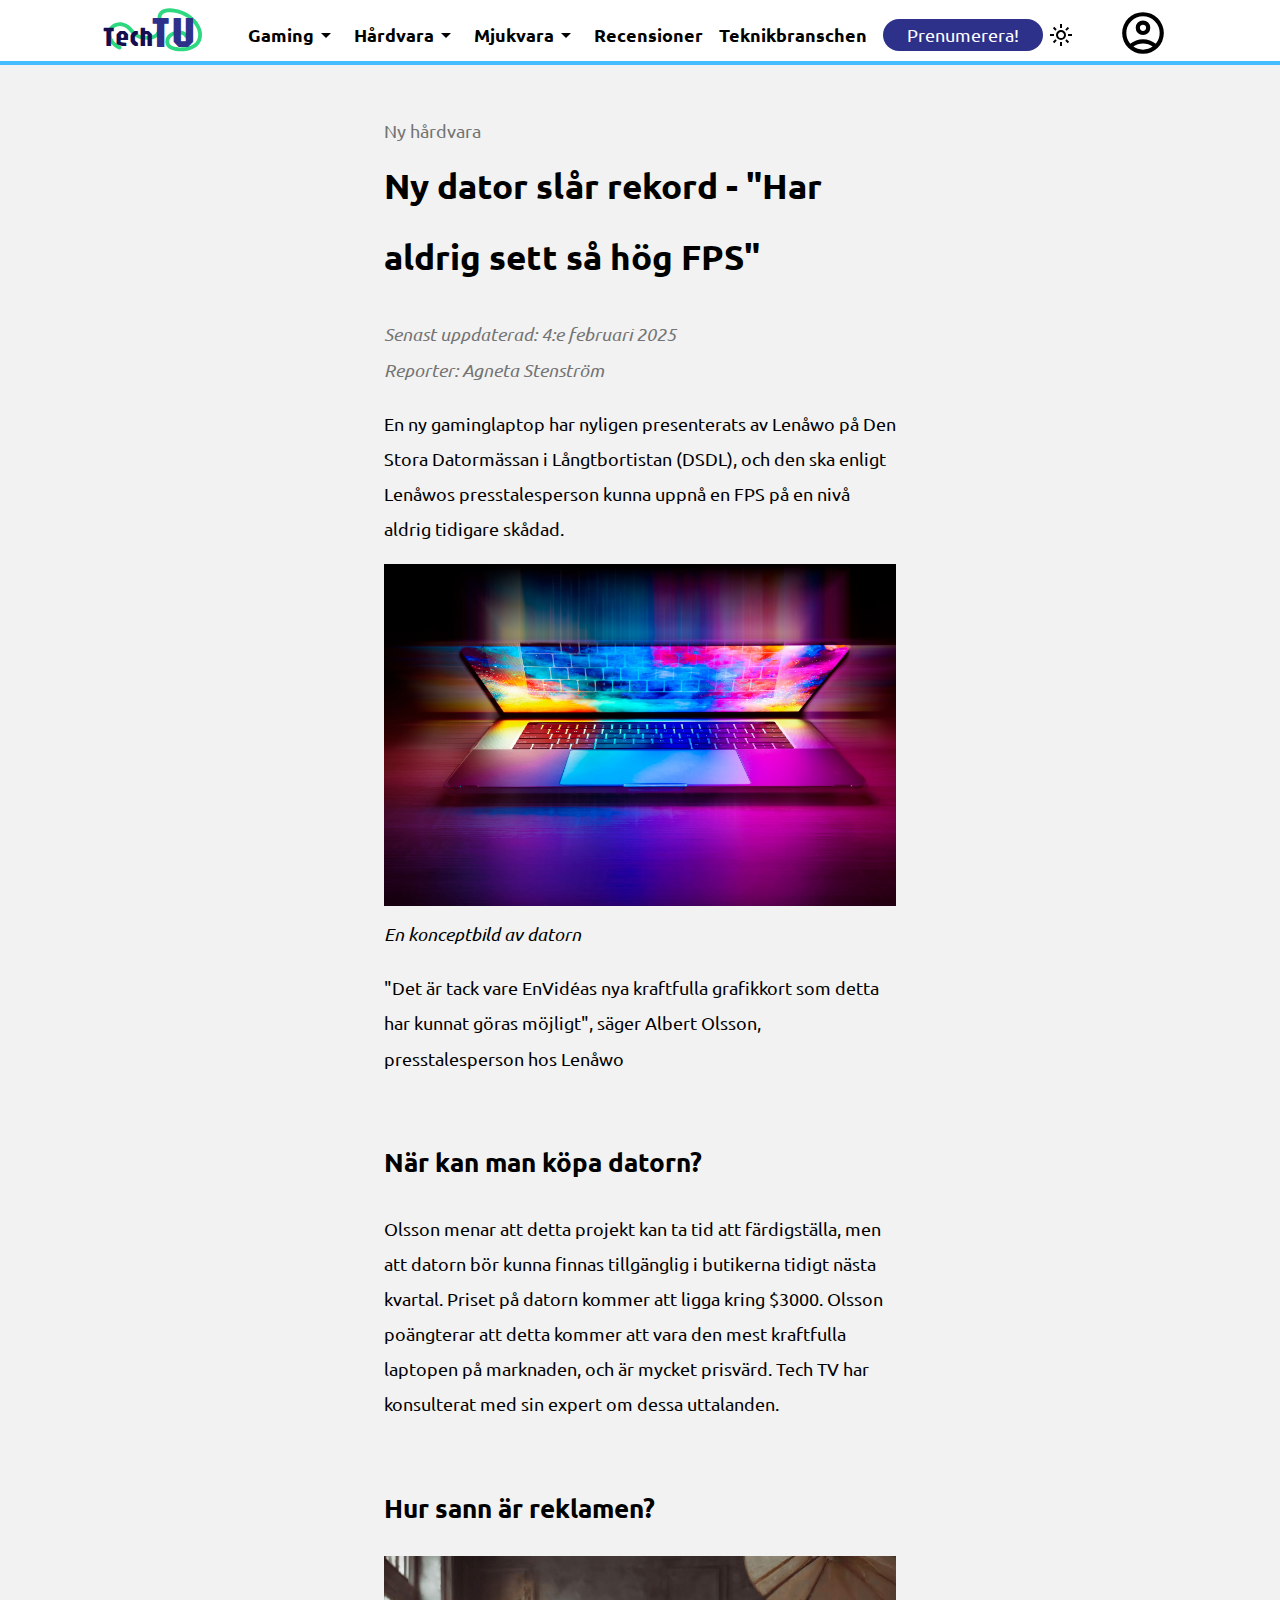
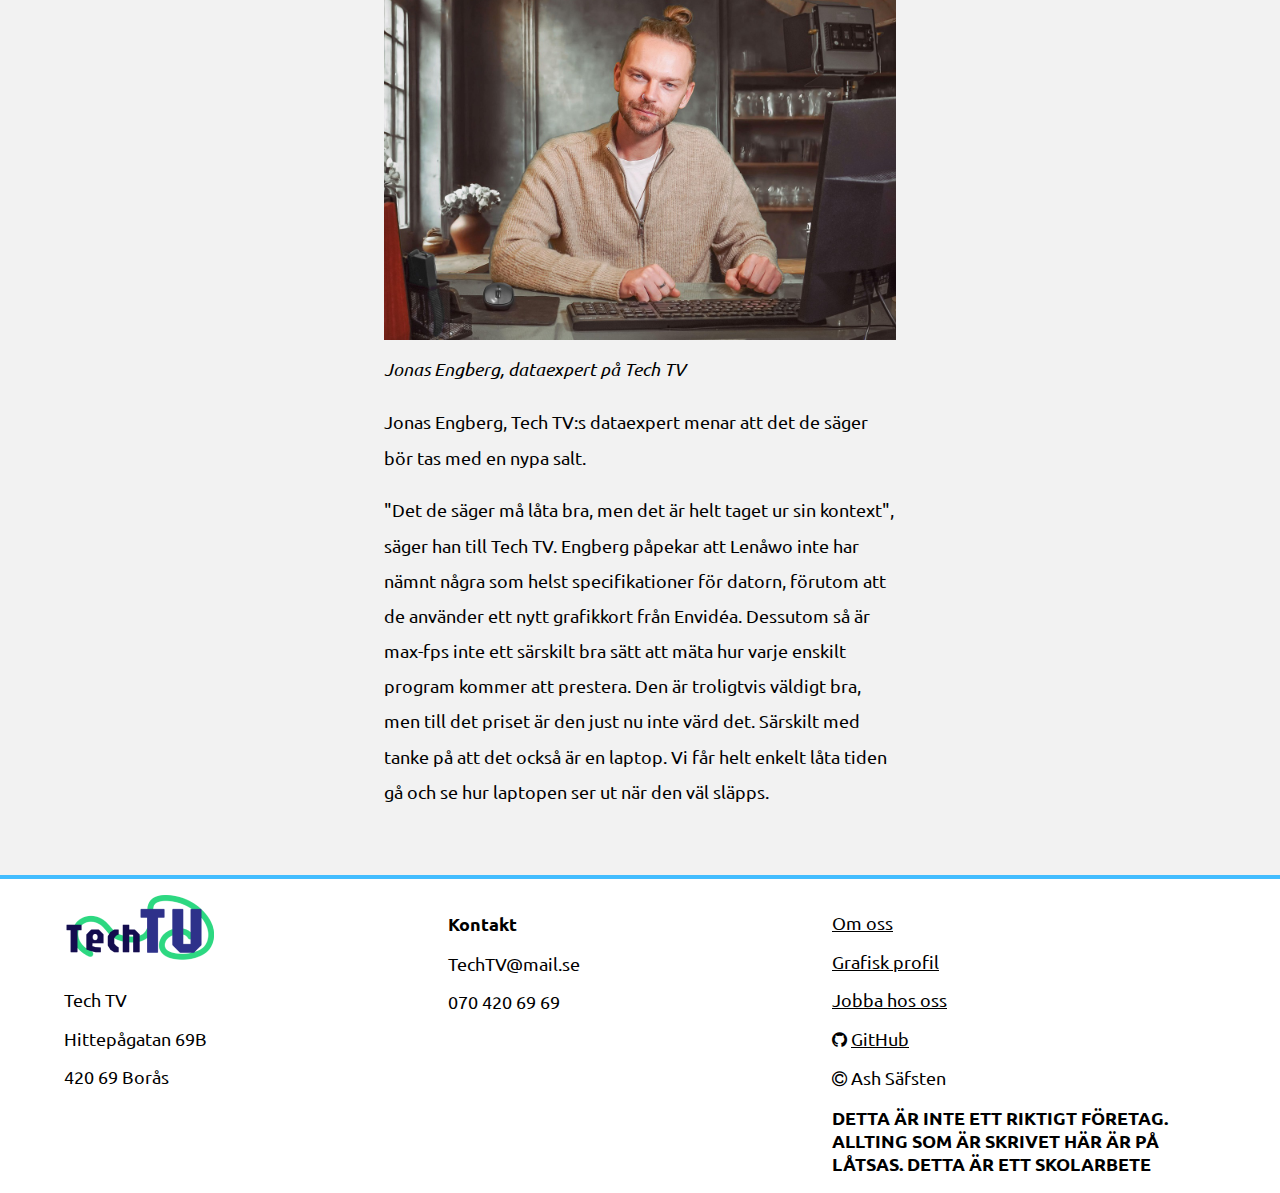
<file: article_nydatorrekord.html>
<!DOCTYPE html>
<html lang="sv" data-theme="light">
<head>
    <meta charset="UTF-8">
    <meta name="viewport" content="width=device-width, initial-scale=1.0">
    <title>Tech TV - Om oss</title>
    <link rel="stylesheet" href="style.css">
    <link rel="preconnect" href="https://fonts.googleapis.com">
    <link rel="preconnect" href="https://fonts.gstatic.com" crossorigin>
    <link href="https://fonts.googleapis.com/css2?family=Jaro:opsz@6..72&family=Ubuntu:ital,wght@0,300;0,400;0,500;0,700;1,300;1,400;1,500;1,700&display=swap" rel="stylesheet">
    <link rel="stylesheet" href="https://cdnjs.cloudflare.com/ajax/libs/font-awesome/4.7.0/css/font-awesome.min.css">
</head>
<body>
    <header>
        <a href="index.html"><svg id="Layer_1" xmlns="http://www.w3.org/2000/svg" viewBox="0 0 1701.92 838.93" class="logo" width="100" height="50">
            <defs>
                <style>
                .cls-1 {
                    fill: #2dd881;
                }

                .cls-2 {
                    fill: #140d4f;
                    font-size: 467.44px;
                }

                .cls-2, .cls-3 {
                    font-family: Jaro-Regular, Jaro;
                    font-variation-settings: 'opsz' 14;
                }

                .cls-3 {
                    fill: #2e318a;
                    font-size: 742.88px;
                }
                </style>
            </defs>
            <path class="cls-1" d="M314.88,638.25c-13.9-6.38-27.47-13.44-40.55-21.37-6.2-3.76-12.29-7.7-18.25-11.83-2.98-2.06-5.92-4.17-8.82-6.33-1.58-1.17-6.36-4.29-.03.05-1.97-1.35-3.79-3-5.64-4.51-11.44-9.37-22.22-19.56-32.11-30.56-2.4-2.67-4.74-5.38-7.03-8.14-1.02-1.23-2-2.48-3.01-3.71-5-6.08,2.93,4.15.05.05-4.37-6.21-8.77-12.34-12.72-18.83s-7.28-12.58-10.42-19.13c-.88-1.84-1.68-3.71-2.56-5.55-2.21-4.58,2.81,7.51,0,0-1.43-3.83-2.91-7.63-4.2-11.5-2.32-6.98-4.29-14.07-5.88-21.25-.79-3.59-1.49-7.19-2.1-10.81-.2-1.19-1.12-6.48-.32-1.66.87,5.25-.31-3.05-.41-4.1-.69-7.27-.99-14.57-.88-21.88.06-3.64.21-7.27.48-10.9.12-1.61.26-3.22.42-4.82.16-1.6.34-3.2.54-4.8l-.51,3.99c-.54-3.05,1.56-8.84,2.23-11.84s1.5-6.24,2.38-9.33c1.1-3.86,2.34-7.68,3.72-11.45.24-.66,1.86-4.28,1.72-4.5-1.64,3.79-1.97,4.57-.97,2.33.49-1.11.99-2.21,1.51-3.3,3.02-6.38,6.48-12.56,10.34-18.47.82-1.26,1.67-2.51,2.53-3.74.34-.49,4.33-6.7,1.42-2.11s1.17-1.41,1.62-1.95c1.44-1.73,2.92-3.43,4.43-5.1,4.54-5.01,9.39-9.73,14.49-14.16,1.14-.98,2.3-1.93,3.45-2.91,4.46-3.8-.87.42-1.36.97,2.56-2.79,7.02-5.1,10.16-7.16,5.69-3.72,11.59-7.12,17.65-10.19,2.87-1.45,6.6-2.53,9.24-4.36-4.99,3.47-4.1,1.63-1.59.7,2.13-.79,4.24-1.64,6.38-2.4,6.43-2.28,12.98-4.22,19.61-5.8,3.68-.88,7.4-1.64,11.13-2.29,1.43-.25,3.11-.33,4.48-.73-8.04,2.32-2.45.33.24.06,7.13-.71,14.31-.98,21.48-.87,3.72.06,7.44.23,11.15.5,2.06.15,4.12.33,6.17.54,2.53.26,9.07-.64,1.06.08,6.54-.59,15.53,2.87,21.85,4.52,7.62,1.99,15.12,4.4,22.49,7.19,1.9.72,4,1.32,5.79,2.28-.87-.47-6.53-2.93-1.01-.38,3.4,1.57,6.79,3.14,10.13,4.83,7.06,3.57,13.94,7.49,20.61,11.73,3.51,2.24,6.97,4.56,10.36,6.97,1.36.96,2.69,1.96,4.04,2.94,4.88,3.54.11-.06-.73-.6,6.88,4.39,13.09,10.97,18.94,16.63,22.98,22.24,42.09,48.01,63.53,71.67,22.6,24.93,48.76,46.76,78.57,62.58,58.24,30.9,125.17,42.31,190.58,42.61,66.16.31,136.15-13.29,184.59-61.79,43.3-43.36,61.33-104.58,65.25-164.33,1.89-28.82-.61-57.24-4.11-85.83-1.98-16.1-3.95-32.23-4.58-48.45-.29-7.52-.3-15.05.16-22.56.19-3.11-.07-6.86.88-9.83-2.34,7.35-.35,2.73.09.3s.92-4.78,1.49-7.15c.84-3.55,1.83-7.06,3-10.51.26-.78.96-3.78,1.66-4.58l-1.46,3.36c.49-1.13,1.01-2.24,1.55-3.34,1.57-3.24,3.3-6.41,5.2-9.47.74-1.19,1.5-2.36,2.29-3.51,4.32-6.34,1.17.15-.21.03.63.06,6.15-6.93,6.84-7.62,1.91-1.93,3.9-3.79,5.95-5.57.7-.6,6.03-4.34,1.4-1.29s.94-.61,1.59-1.06c2.81-1.96,5.7-3.79,8.66-5.52,2.69-1.57,5.43-3.03,8.21-4.41,2.46-1.22,11.63-4.23,2.62-1.41,6.77-2.12,13.29-4.92,20.15-6.83,6.25-1.74,12.59-3.18,18.96-4.38,2.85-.54,5.72-.97,8.58-1.46,7.34-1.26-6.1.68-1.22.13,2.16-.24,4.32-.51,6.49-.74,29.06-2.97,58.66-2.03,87.7.71,3.25.31,6.5.64,9.74,1.01,1.93.22,15.45,1.33,5.8.65,7.64.54,15.44,2.32,22.97,3.69,14.86,2.7,29.61,6,44.21,9.88s29.83,8.58,44.46,13.76c6.93,2.46,13.81,5.05,20.64,7.76,1.52.6,3.03,1.22,4.55,1.83.35.14,7.79,3.28,2.85,1.16s2.47,1.09,2.81,1.24c2.24.98,4.48,1.98,6.72,2.99,27.52,12.47,54.07,27.11,79.29,43.76,6.13,4.05,12.18,8.22,18.15,12.5,3.32,2.38,6.61,4.8,9.87,7.25,1.06.8,3.2,1.99,3.9,2.96-3.12-2.42-3.73-2.89-1.84-1.41.97.75,1.93,1.51,2.89,2.27,12.15,9.64,23.9,19.79,35.19,30.42s21.73,21.34,31.88,32.69c5.04,5.64,9.95,11.38,14.73,17.24,1.24,1.52,8.69,10.48,3.45,4.2,2.68,3.22,5.09,6.72,7.55,10.11,9.36,12.91,18.05,26.33,25.88,40.22,3.7,6.56,7.21,13.22,10.51,19.98,1.46,3,2.89,6.02,4.26,9.06.86,1.9,1.68,3.82,2.53,5.72.96,2.24.67,1.53-.9-2.13.48,1.15.94,2.31,1.4,3.47,5.69,14.3,10.41,28.99,13.96,43.97,1.74,7.32,3.02,14.69,4.35,22.09,1.48,8.21-.6-5.69-.03-.62.21,1.9.45,3.79.65,5.69.39,3.81.69,7.62.91,11.44.83,14.55.44,29.17-1.17,43.65-.17,1.52-.43,3.05-.55,4.57.66-8.19.55-3.88.2-1.94-.68,3.77-1.27,7.55-2.04,11.31-1.45,7.11-3.21,14.16-5.28,21.12-1.96,6.57-4.19,13.05-6.71,19.42-1.14,2.88-.63,6.13.27-.52-.15,1.13-1.45,3.26-1.86,4.15-1.58,3.44-3.25,6.83-5.01,10.18-3.15,6.02-6.59,11.89-10.31,17.57-2.07,3.16-4.28,6.2-6.45,9.29-1.42,2.01-3.66,2.93,1.04-1.29-1.55,1.39-2.95,3.66-4.3,5.25-4.4,5.19-9.08,10.15-14.02,14.84-2.52,2.4-5.12,4.72-7.77,6.97-1.65,1.4-3.28,2.97-5.08,4.17,4.69-3.13.63-.52-1.71,1.15-13.21,9.43-27.45,17.34-42.14,24.18-1.99.93-4.01,1.8-6,2.73-1.33.62-5.77,2.63.62-.2-3.61,1.6-7.33,2.99-11,4.41-8.14,3.14-16.36,6.05-24.66,8.73-16.63,5.37-33.57,9.83-50.69,13.36-8.11,1.67-16.26,3.14-24.45,4.39-1.77.27-3.69.72-5.46.81,6.92-.34,2.16-.27.56-.09-5.03.58-10.05,1.17-15.09,1.64-16.95,1.58-33.98,2.27-51.01,2.08-17.5-.2-34.92-1.47-52.31-3.44-6.36-.72-.63-.03.56.12-2.28-.28-4.56-.65-6.83-1-4.09-.63-8.18-1.3-12.25-2.04-8.57-1.54-17.1-3.29-25.57-5.35-6.67-1.62-13.3-3.43-19.85-5.49-2.92-.92-5.83-1.89-8.72-2.91-1.8-.64-3.6-1.3-5.38-1.98-.98-.37-8.3-3.54-3.49-1.34s-1.81-.87-2.32-1.1c-1.37-.64-2.74-1.29-4.1-1.96-3.04-1.5-6.04-3.09-8.99-4.77s-5.8-3.42-8.61-5.27c-1.24-.82-2.47-1.66-3.69-2.51-1.21-.85-2.41-1.73-3.59-2.62l3.18,2.43c-1.8-.08-6.99-6.09-8.27-7.34-2.11-2.06-4.14-4.19-6.09-6.41-.41-.47-4.92-6.19-1.63-1.81s-1.03-1.59-1.35-2.07c-2.13-3.16-4.08-6.44-5.83-9.82-.12-.22-2.11-3.51-2.01-4.13l1.52,3.68c-.43-1.06-.84-2.13-1.22-3.2-1.17-3.22-2.18-6.49-3.03-9.81s-1.43-6.69-2.06-10.07c-.9-4.83.47,8.45.22.82-.08-2.29-.32-4.58-.38-6.88-.08-3.07-.04-6.15.11-9.22.09-1.93.24-3.85.42-5.77l.11-1.15c.43-3.7.34-3.07-.27,1.87-.89-1.76,1.32-7.15,1.78-9.14.97-4.17,2.14-8.29,3.49-12.35.62-1.85,1.33-3.66,1.96-5.5,1.13-3.27,2.33-1.73-.66,1.4,2-2.1,3.25-6.89,4.62-9.43,1.65-3.07,3.42-6.09,5.31-9.02.84-1.3,1.7-2.58,2.58-3.86.91-1.31,1.84-2.61,2.8-3.89l-2.25,2.89c3.35-5.82,9.62-11.2,14.42-15.82,2.86-2.75,5.82-5.4,8.86-7.94.56-.47,3.67-2.68,3.69-3.01-3.23,2.47-3.88,2.98-1.94,1.53.96-.72,1.92-1.42,2.9-2.11,11.69-8.34,25.9-18.1,39.79-22.27-.88.26-6.81,2.69-1.2.54,1.5-.58,2.99-1.18,4.5-1.75,3.38-1.28,6.8-2.48,10.23-3.62,6.76-2.24,13.61-4.23,20.54-5.88,6.03-1.43,12.11-2.5,18.22-3.52,7.11-1.18-6.35.68-1.56.22,1.73-.17,3.45-.39,5.18-.55,3.46-.32,6.93-.57,10.41-.73,6.25-.29,12.51-.31,18.76-.05,3.11.13,6.22.33,9.32.61,1.72.15,3.43.35,5.15.52,6.5.62-7.51-1.33-.61-.07,12.47,2.28,24.01,5.75,35.99,9.8,4.32,1.46-7.64-3.66-1.52-.58,1.17.59,2.38,1.12,3.55,1.7,2.63,1.31,5.22,2.71,7.75,4.19s4.99,3.04,7.4,4.69c.54.37,2.36,2.03,3.17,2.25-4.88-1.31-4.61-3.87-1.33-.98,4.4,3.88,8.66,7.78,12.53,12.21.95,1.09,1.98,2.98,3.14,3.77-.59-.4-4.55-6.49-1.61-1.93,1.82,2.82,3.69,5.56,5.38,8.46,8.71,14.91,30.17,21.5,45.15,11.84,15.02-9.69,21.16-29.2,11.84-45.15-32.17-55.05-96.45-78.57-157.8-77.48-64.56,1.14-133.7,26.96-178.4,74.52-48.03,51.1-67.31,136.01-23.53,196.11,43.3,59.44,120.51,76.28,189.61,83.4,73.48,7.58,149.85-1.46,219.53-26,36.81-12.97,71.69-29.52,102.26-54,24.74-19.81,45.15-45.85,59.26-74.19,30.44-61.12,36.54-131.19,20.86-197.35-16.02-67.6-53.72-128.58-99.52-180.05-87.89-98.79-212.55-166.33-342.76-188.24-62.5-10.52-131.62-15.74-193.05,3.47-29.74,9.31-59.18,25.06-79.01,49.68-24.43,30.33-33.91,66.97-33.52,105.56.32,32.3,6.93,64.07,8.91,96.24.91,14.82.96,29.7.04,44.51-.42,6.67-1.48,13.32-1.86,19.98.59-10.26-.38,2.1-.77,4.4-.69,3.99-1.46,7.97-2.31,11.92-3.03,13.95-7.62,27.11-12.53,40.48,3.46-9.43-1.01,1.86-1.98,3.82-1.41,2.86-2.9,5.69-4.46,8.48-3.63,6.5-7.72,12.64-12.04,18.7-2.93,4.11,1.19-1.75,1.28-1.65s-3.03,3.66-3.39,4.07c-2.08,2.42-4.23,4.77-6.44,7.06-2.48,2.56-5.06,5.03-7.71,7.41-1.07.96-2.15,1.9-3.25,2.83-1.1.93-2.22,1.85-3.35,2.75l3.24-2.5c-4.59,5.55-14.32,9.73-20.61,13.06-3.22,1.71-6.56,3.18-9.82,4.81-4.53,2.27,7.51-2.86.05,0-2.28.87-4.54,1.75-6.84,2.56-7.31,2.58-14.78,4.73-22.32,6.51-3.6.85-7.22,1.62-10.85,2.31-2.03.38-4.06.74-6.09,1.08s-11.12,2.45-2.27.43c-14.88,3.4-31.93,2.74-47.12,2.75-16.47,0-32.95-.76-49.35-2.38-4.03-.4-8.39-.47-12.32-1.39.92.22,7.52,1.11,1.4.18-2.04-.31-4.09-.61-6.13-.93-8.55-1.36-17.06-2.99-25.51-4.92-15.17-3.46-30.13-7.88-44.66-13.44-2.22-.85-4.72-1.58-6.81-2.7.83.45,6.64,2.94,1.15.46-3.7-1.67-7.39-3.36-11.03-5.16-7.26-3.6-14.37-7.53-21.25-11.8-6-3.73-12.92-7.53-18.09-12.39,6.09,5.72.23.11-1.01-.91s-2.58-2.15-3.85-3.25c-3.91-3.37-7.71-6.88-11.41-10.47-11.75-11.42-22.51-23.79-33.09-36.28-23.33-27.55-46.23-54.27-75.11-76.22-27.57-20.95-59.94-36.71-93.57-45.08-69.16-17.22-141.02-2.51-196.82,41.9-54.34,43.25-78.67,114.22-69.91,182.21,9.09,70.51,47.43,132.4,102.81,176.4,25.67,20.39,53.09,37.61,82.9,51.29,15.65,7.19,36.27,4.97,45.15-11.84,7.67-14.52,4.91-37.46-11.84-45.15h0Z"/>
            <text class="cls-2" transform="translate(0 647.62)"><tspan x="0" y="0">Tech</tspan></text>
            <text class="cls-3" transform="translate(822.95 653.21)"><tspan x="0" y="0">TV</tspan></text>
            <text/>
            </svg></a>
        <div class="headerContainer">
            <nav>
                <ul class="navbar">
                    <li class="dropdown">Gaming <svg xmlns="http://www.w3.org/2000/svg" height="24px" viewBox="0 -960 960 960" width="24px" fill="black"><path d="M480-360 280-560h400L480-360Z"/></svg>
                    <div class="dropdownContent">
                        <a href="">Spelnyheter</a>
                        <a href="">Gamingtips</a>
                        <a href="">PC</a>
                        <a href="">Konsoll</a>
                        <a href="">Mobil</a>
                    </div>
                    <li class="dropdown">Hårdvara <svg xmlns="http://www.w3.org/2000/svg" height="24px" viewBox="0 -960 960 960" width="24px" fill="black"><path d="M480-360 280-560h400L480-360Z"/></svg>
                    <div class="dropdownContent">
                        <a href="">Ny hårdvara</a>
                        <a href="">Retro</a>
                        <a href="">Mobiler</a>
                        <a href="">Bärbara datorer</a>
                        <a href="">Stationära datorer</a>
                        <a href="">Tablets</a>
                        <a href="">TV</a>
                        <a href="">Komponenter</a>
                    </div>
                    <li class="dropdown">Mjukvara <svg xmlns="http://www.w3.org/2000/svg" height="24px" viewBox="0 -960 960 960" width="24px" fill="black"><path d="M480-360 280-560h400L480-360Z"/></svg>
                    <div class="dropdownContent">
                        <a href="">Design</a>
                        <a href="">Spelutveckling</a>
                    </div>
                    <li><a href="">Recensioner</a></li>
                    <li><a href="">Teknikbranschen</a></li>
                    <li class="navSubscribe" id="ad"><a href="">Prenumerera!</a></li>
                </ul>
                <button id="switch" class="modeButton" title="Switch mode"><svg class="lightIcon" xmlns="http://www.w3.org/2000/svg" height="24" viewBox="0 -960 960 960" width="24"><path d="M480-360q50 0 85-35t35-85q0-50-35-85t-85-35q-50 0-85 35t-35 85q0 50 35 85t85 35Zm0 80q-83 0-141.5-58.5T280-480q0-83 58.5-141.5T480-680q83 0 141.5 58.5T680-480q0 83-58.5 141.5T480-280ZM200-440H40v-80h160v80Zm720 0H760v-80h160v80ZM440-760v-160h80v160h-80Zm0 720v-160h80v160h-80ZM256-650l-101-97 57-59 96 100-52 56Zm492 496-97-101 53-55 101 97-57 59Zm-98-550 97-101 59 57-100 96-56-52ZM154-212l101-97 55 53-97 101-59-57Zm326-268Z"></path></svg><svg class="darkIcon" xmlns="http://www.w3.org/2000/svg" height="24" viewBox="0 -960 960 960" width="24"><path d="M480-120q-150 0-255-105T120-480q0-150 105-255t255-105q14 0 27.5 1t26.5 3q-41 29-65.5 75.5T444-660q0 90 63 153t153 63q55 0 101-24.5t75-65.5q2 13 3 26.5t1 27.5q0 150-105 255T480-120Zm0-80q88 0 158-48.5T740-375q-20 5-40 8t-40 3q-123 0-209.5-86.5T364-660q0-20 3-40t8-40q-78 32-126.5 102T200-480q0 116 82 198t198 82Zm-10-270Z"></path></svg>
                </button>
                <button class="openbtn" onclick="openNav()">&#9776;</button>
                <div class="mobileNav">
                    <div id="sidePanel" class="sidePanelMenu">
                        <a href="javascript:void(0)" class="closebtn" onclick="closeNav()">&times;</a>
                        <a href="index.html"><i class="fa fa-home" aria-hidden="true"></i>
                            Hem</a>
                        <button class="sidePanelDropdownBtn">
                            <i class="fa fa-caret-down"></i>
                            <i class="fa fa-gamepad" aria-hidden="true"></i>
                            Gaming
                        </button>
                        <div class="sidePanelDropdownContainer">
                            <a href="">Spelnyheter</a>
                            <a href="">Gamingtips</a>
                            <a href="">PC</a>
                            <a href="">Konsoll</a>
                            <a href="">Mobil</a>
                        </div>
                        <button class="sidePanelDropdownBtn">
                            <i class="fa fa-caret-down"></i>
                            <i class="fa fa-desktop" aria-hidden="true"></i>
                            Hårdvara
                        </button>
                        <div class="sidePanelDropdownContainer">
                            <a href="">Ny hårdvara</a>
                            <a href="">Retro</a>
                            <a href="">Mobiler</a>
                            <a href="">Bärbara datorer</a>
                            <a href="">Stationära datorer</a>
                            <a href="">Tablets</a>
                            <a href="">TV</a>
                            <a href="">Komponenter</a>
                        </div>
                        <button class="sidePanelDropdownBtn">
                            <i class="fa fa-caret-down"></i>
                            <i class="fa fa-rocket" aria-hidden="true"></i>
                            Mjukvara
                        </button>
                        <div class="sidePanelDropdownContainer">
                            <a href="">Design</a>
                            <a href="">Spelutveckling</a>
                        </div>
                        <a href=""><i class="fa fa-book" aria-hidden="true"></i>
                            Recensioner</a>
                        <a href=""><i class="fa fa-briefcase" aria-hidden="true"></i>
                            Teknikbranschen</a>
                        <a href="about.html"><i class="fa fa-info-circle" aria-hidden="true"></i>
                            Om oss</a>
                        <a href=""><i class="fa fa-user-circle-o" aria-hidden="true"></i>
                            Konto</a>
                        <p class="navSubscribe" id="mobileAd"><a href="">Prenumerera!</a></p>
                    </div>
                </div>
            </nav>
            <a href="" id="accountLink"><svg xmlns="http://www.w3.org/2000/svg" height="50px" viewBox="0 -960 960 960" width="50px" fill="black"><path d="M234-276q51-39 114-61.5T480-360q69 0 132 22.5T726-276q35-41 54.5-93T800-480q0-133-93.5-226.5T480-800q-133 0-226.5 93.5T160-480q0 59 19.5 111t54.5 93Zm246-164q-59 0-99.5-40.5T340-580q0-59 40.5-99.5T480-720q59 0 99.5 40.5T620-580q0 59-40.5 99.5T480-440Zm0 360q-83 0-156-31.5T197-197q-54-54-85.5-127T80-480q0-83 31.5-156T197-763q54-54 127-85.5T480-880q83 0 156 31.5T763-763q54 54 85.5 127T880-480q0 83-31.5 156T763-197q-54 54-127 85.5T480-80Zm0-80q53 0 100-15.5t86-44.5q-39-29-86-44.5T480-280q-53 0-100 15.5T294-220q39 29 86 44.5T480-160Zm0-360q26 0 43-17t17-43q0-26-17-43t-43-17q-26 0-43 17t-17 43q0 26 17 43t43 17Zm0-60Zm0 360Z"/></svg></a>
        </div>
    </header>
    <main>
            <div class="mainContent">
                <div class="articleContent">
                    <span class="category">Ny hårdvara</span>
                    <h1>Ny dator slår rekord - "Har aldrig sett så hög FPS"</h1>
                    <span class="category"><em>Senast uppdaterad: 4:e februari 2025</em></span><br>
                    <span class="category"><em>Reporter: Agneta Stenström</em></span>
                    <p>En ny gaminglaptop har nyligen presenterats av Lenåwo på Den Stora Datormässan i Långtbortistan (DSDL), och den ska enligt Lenåwos presstalesperson kunna uppnå en FPS på en nivå aldrig tidigare skådad.</p>
                    <img src="images/laptop-5673901_1920.jpg" alt="Halvstängd bärbar dator på ett bord med färgstark belysning som reflekterar på bordet och datorn.">
                    <span><em>En konceptbild av datorn</em></span>
                    <p>"Det är tack vare EnVidéas nya kraftfulla grafikkort som detta har kunnat göras möjligt", säger Albert Olsson, presstalesperson hos Lenåwo</p>
                    <h2>När kan man köpa datorn?</h2>
                    <p>Olsson menar att detta projekt kan ta tid att färdigställa, men att datorn bör kunna finnas tillgänglig i butikerna tidigt nästa kvartal. Priset på datorn kommer att ligga kring $3000. Olsson poängterar att detta kommer att vara den mest kraftfulla laptopen på marknaden, och är mycket prisvärd. Tech TV har konsulterat med sin expert om dessa uttalanden.</p>
                    <h2>Hur sann är reklamen?</h2>
                    <img src="images/man-9216455_1280.jpg" alt="Man smiling towards the smiling">
                    <span><em>Jonas Engberg, dataexpert på Tech TV</em></span>
                    <p>Jonas Engberg, Tech TV:s dataexpert menar att det de säger bör tas med en nypa salt.</p>
                    <p>"Det de säger må låta bra, men det är helt taget ur sin kontext", säger han till Tech TV. Engberg påpekar att Lenåwo inte har nämnt några som helst specifikationer för datorn, förutom att de använder ett nytt grafikkort från Envidéa. Dessutom så är max-fps inte ett särskilt bra sätt att mäta hur varje enskilt program kommer att prestera. Den är troligtvis väldigt bra, men till det priset är den just nu inte värd det. Särskilt med tanke på att det också är en laptop. Vi får helt enkelt låta tiden gå och se hur laptopen ser ut när den väl släpps.</p>
                </div>
            </div>
        <footer>
            <div class="footerBox">
                <img src="images/TechTVlogo.png" alt="Logotyp med en grön kurvig linje som bakgrund och texten 'Tech TV'.">
                <p>Tech TV</p>
                <p>Hittepågatan 69B</p>
                <p>420 69 Borås</p>
            </div>
            <div class="footerBox">
                <p><strong>Kontakt</strong></p>
                <p>TechTV@mail.se</p>
                <p>070 420 69 69</p>
            </div>
            <div class="footerBox">
                <p><a href="about.html">Om oss</a></p>
                <p><a href="graphics.html">Grafisk profil</a></p>
                <p><a href="">Jobba hos oss</a></p>
                <p><i class="fa fa-github" aria-hidden="false"></i> <span><a href="https://github.com/Frisaf/tech-tv" target="_blank">GitHub</a></span></p>
                <i class="fa fa-copyright" aria-hidden="true"></i> <span>Ash Säfsten</span>
                <p><strong>DETTA ÄR INTE ETT RIKTIGT FÖRETAG. ALLTING SOM ÄR SKRIVET HÄR ÄR PÅ LÅTSAS. DETTA ÄR ETT SKOLARBETE</strong></p>
            </div>
        </footer>
    </main>
    <script src="theme.js"></script>
    <script src="script.js"></script>
</body>
</html>
</file>
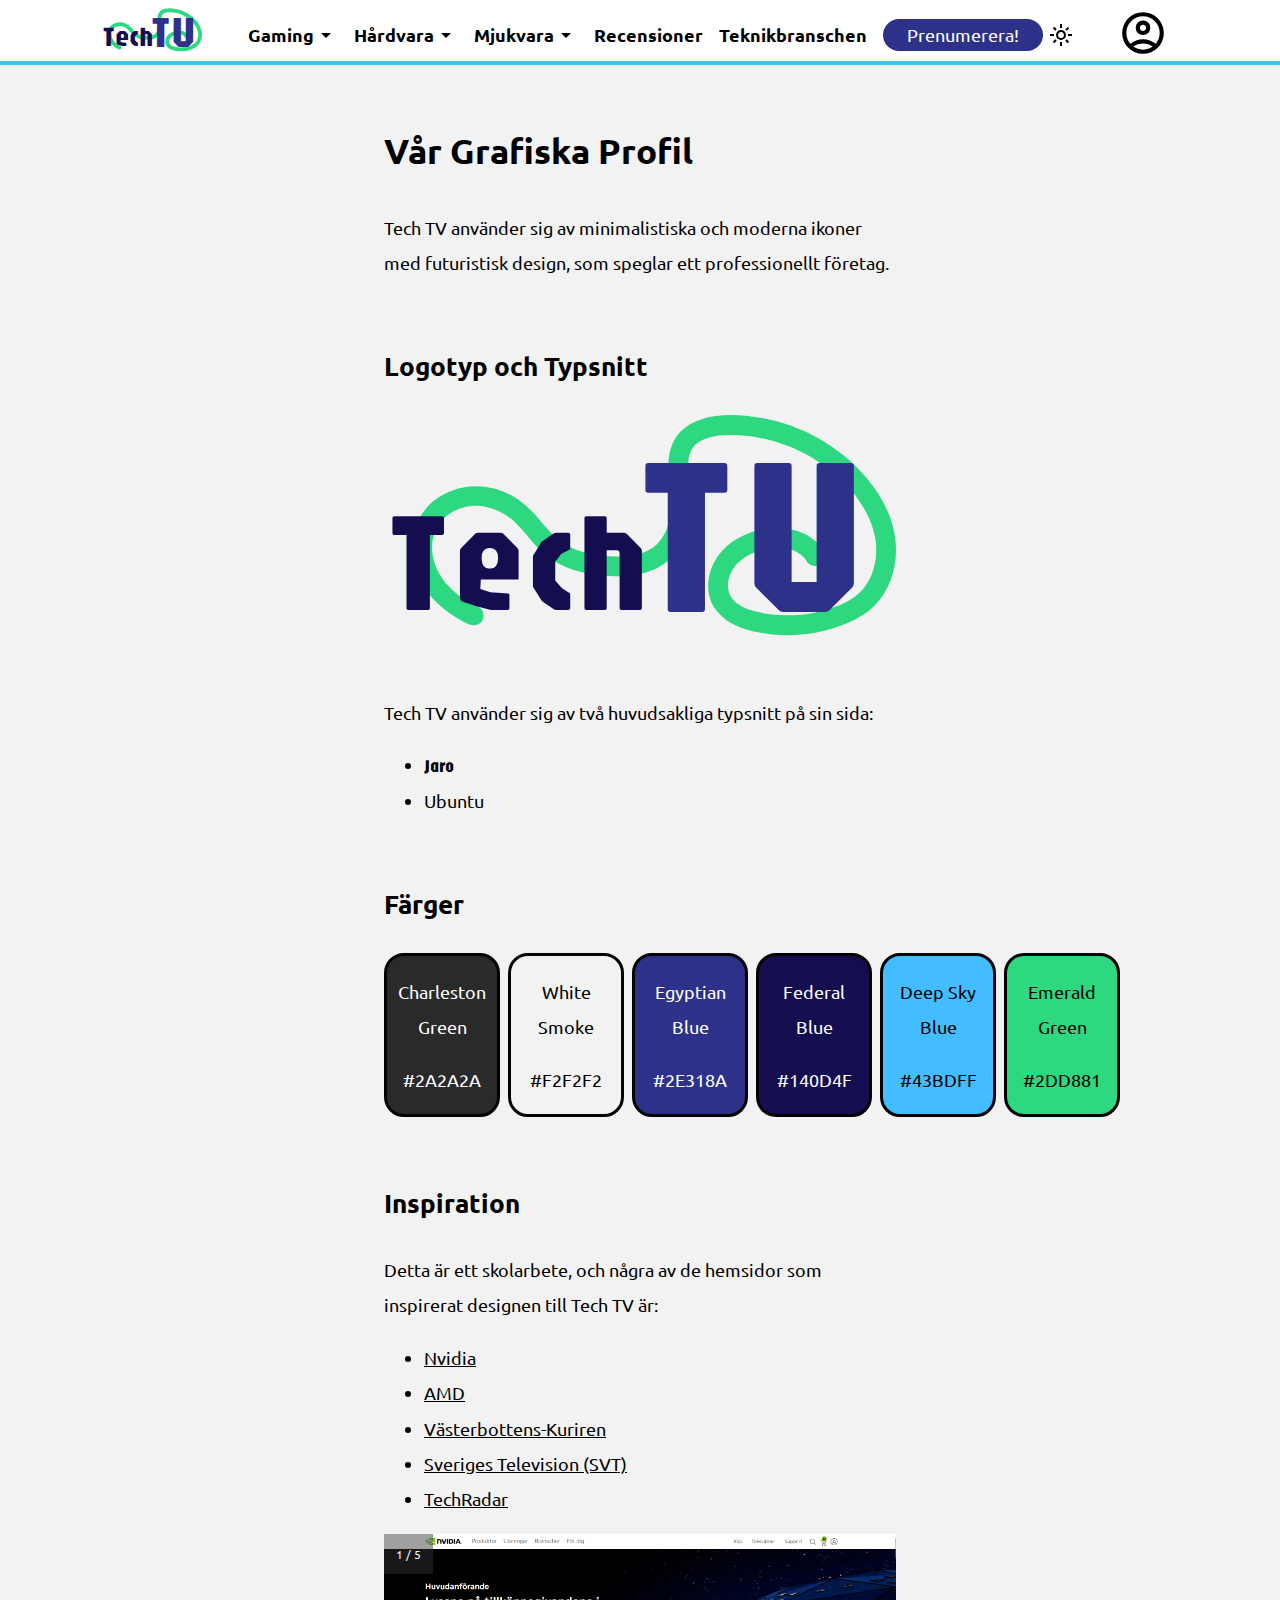
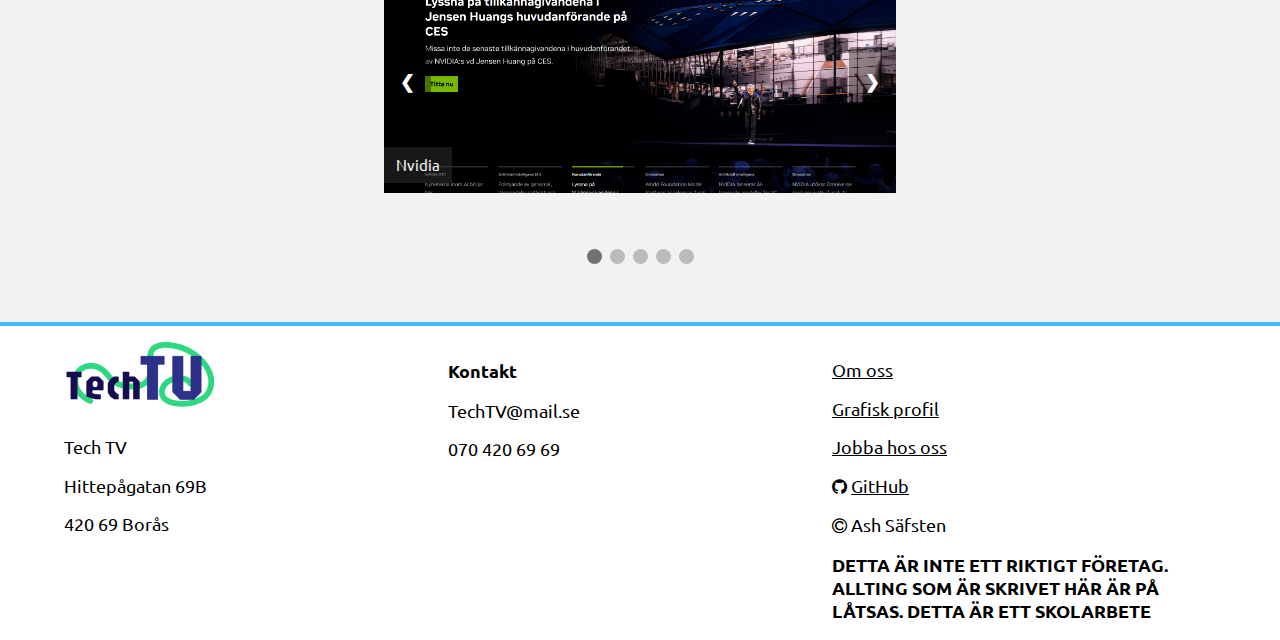
<file: graphics.html>
<!DOCTYPE html>
<html lang="sv" data-theme="light">
<head>
    <meta charset="UTF-8">
    <meta name="viewport" content="width=device-width, initial-scale=1.0">
    <title>Tech TV - Om oss</title>
    <link rel="stylesheet" href="style.css">
    <link rel="preconnect" href="https://fonts.googleapis.com">
    <link rel="preconnect" href="https://fonts.gstatic.com" crossorigin>
    <link href="https://fonts.googleapis.com/css2?family=Jaro:opsz@6..72&family=Ubuntu:ital,wght@0,300;0,400;0,500;0,700;1,300;1,400;1,500;1,700&display=swap" rel="stylesheet">
    <link rel="stylesheet" href="https://cdnjs.cloudflare.com/ajax/libs/font-awesome/4.7.0/css/font-awesome.min.css">
</head>
<body>
    <header>
        <a href="index.html"><svg id="Layer_1" xmlns="http://www.w3.org/2000/svg" viewBox="0 0 1701.92 838.93" class="logo" width="100" height="50">
            <defs>
                <style>
                .cls-1 {
                    fill: #2dd881;
                }

                .cls-2 {
                    fill: #140d4f;
                    font-size: 467.44px;
                }

                .cls-2, .cls-3 {
                    font-family: Jaro-Regular, Jaro;
                    font-variation-settings: 'opsz' 14;
                }

                .cls-3 {
                    fill: #2e318a;
                    font-size: 742.88px;
                }
                </style>
            </defs>
            <path class="cls-1" d="M314.88,638.25c-13.9-6.38-27.47-13.44-40.55-21.37-6.2-3.76-12.29-7.7-18.25-11.83-2.98-2.06-5.92-4.17-8.82-6.33-1.58-1.17-6.36-4.29-.03.05-1.97-1.35-3.79-3-5.64-4.51-11.44-9.37-22.22-19.56-32.11-30.56-2.4-2.67-4.74-5.38-7.03-8.14-1.02-1.23-2-2.48-3.01-3.71-5-6.08,2.93,4.15.05.05-4.37-6.21-8.77-12.34-12.72-18.83s-7.28-12.58-10.42-19.13c-.88-1.84-1.68-3.71-2.56-5.55-2.21-4.58,2.81,7.51,0,0-1.43-3.83-2.91-7.63-4.2-11.5-2.32-6.98-4.29-14.07-5.88-21.25-.79-3.59-1.49-7.19-2.1-10.81-.2-1.19-1.12-6.48-.32-1.66.87,5.25-.31-3.05-.41-4.1-.69-7.27-.99-14.57-.88-21.88.06-3.64.21-7.27.48-10.9.12-1.61.26-3.22.42-4.82.16-1.6.34-3.2.54-4.8l-.51,3.99c-.54-3.05,1.56-8.84,2.23-11.84s1.5-6.24,2.38-9.33c1.1-3.86,2.34-7.68,3.72-11.45.24-.66,1.86-4.28,1.72-4.5-1.64,3.79-1.97,4.57-.97,2.33.49-1.11.99-2.21,1.51-3.3,3.02-6.38,6.48-12.56,10.34-18.47.82-1.26,1.67-2.51,2.53-3.74.34-.49,4.33-6.7,1.42-2.11s1.17-1.41,1.62-1.95c1.44-1.73,2.92-3.43,4.43-5.1,4.54-5.01,9.39-9.73,14.49-14.16,1.14-.98,2.3-1.93,3.45-2.91,4.46-3.8-.87.42-1.36.97,2.56-2.79,7.02-5.1,10.16-7.16,5.69-3.72,11.59-7.12,17.65-10.19,2.87-1.45,6.6-2.53,9.24-4.36-4.99,3.47-4.1,1.63-1.59.7,2.13-.79,4.24-1.64,6.38-2.4,6.43-2.28,12.98-4.22,19.61-5.8,3.68-.88,7.4-1.64,11.13-2.29,1.43-.25,3.11-.33,4.48-.73-8.04,2.32-2.45.33.24.06,7.13-.71,14.31-.98,21.48-.87,3.72.06,7.44.23,11.15.5,2.06.15,4.12.33,6.17.54,2.53.26,9.07-.64,1.06.08,6.54-.59,15.53,2.87,21.85,4.52,7.62,1.99,15.12,4.4,22.49,7.19,1.9.72,4,1.32,5.79,2.28-.87-.47-6.53-2.93-1.01-.38,3.4,1.57,6.79,3.14,10.13,4.83,7.06,3.57,13.94,7.49,20.61,11.73,3.51,2.24,6.97,4.56,10.36,6.97,1.36.96,2.69,1.96,4.04,2.94,4.88,3.54.11-.06-.73-.6,6.88,4.39,13.09,10.97,18.94,16.63,22.98,22.24,42.09,48.01,63.53,71.67,22.6,24.93,48.76,46.76,78.57,62.58,58.24,30.9,125.17,42.31,190.58,42.61,66.16.31,136.15-13.29,184.59-61.79,43.3-43.36,61.33-104.58,65.25-164.33,1.89-28.82-.61-57.24-4.11-85.83-1.98-16.1-3.95-32.23-4.58-48.45-.29-7.52-.3-15.05.16-22.56.19-3.11-.07-6.86.88-9.83-2.34,7.35-.35,2.73.09.3s.92-4.78,1.49-7.15c.84-3.55,1.83-7.06,3-10.51.26-.78.96-3.78,1.66-4.58l-1.46,3.36c.49-1.13,1.01-2.24,1.55-3.34,1.57-3.24,3.3-6.41,5.2-9.47.74-1.19,1.5-2.36,2.29-3.51,4.32-6.34,1.17.15-.21.03.63.06,6.15-6.93,6.84-7.62,1.91-1.93,3.9-3.79,5.95-5.57.7-.6,6.03-4.34,1.4-1.29s.94-.61,1.59-1.06c2.81-1.96,5.7-3.79,8.66-5.52,2.69-1.57,5.43-3.03,8.21-4.41,2.46-1.22,11.63-4.23,2.62-1.41,6.77-2.12,13.29-4.92,20.15-6.83,6.25-1.74,12.59-3.18,18.96-4.38,2.85-.54,5.72-.97,8.58-1.46,7.34-1.26-6.1.68-1.22.13,2.16-.24,4.32-.51,6.49-.74,29.06-2.97,58.66-2.03,87.7.71,3.25.31,6.5.64,9.74,1.01,1.93.22,15.45,1.33,5.8.65,7.64.54,15.44,2.32,22.97,3.69,14.86,2.7,29.61,6,44.21,9.88s29.83,8.58,44.46,13.76c6.93,2.46,13.81,5.05,20.64,7.76,1.52.6,3.03,1.22,4.55,1.83.35.14,7.79,3.28,2.85,1.16s2.47,1.09,2.81,1.24c2.24.98,4.48,1.98,6.72,2.99,27.52,12.47,54.07,27.11,79.29,43.76,6.13,4.05,12.18,8.22,18.15,12.5,3.32,2.38,6.61,4.8,9.87,7.25,1.06.8,3.2,1.99,3.9,2.96-3.12-2.42-3.73-2.89-1.84-1.41.97.75,1.93,1.51,2.89,2.27,12.15,9.64,23.9,19.79,35.19,30.42s21.73,21.34,31.88,32.69c5.04,5.64,9.95,11.38,14.73,17.24,1.24,1.52,8.69,10.48,3.45,4.2,2.68,3.22,5.09,6.72,7.55,10.11,9.36,12.91,18.05,26.33,25.88,40.22,3.7,6.56,7.21,13.22,10.51,19.98,1.46,3,2.89,6.02,4.26,9.06.86,1.9,1.68,3.82,2.53,5.72.96,2.24.67,1.53-.9-2.13.48,1.15.94,2.31,1.4,3.47,5.69,14.3,10.41,28.99,13.96,43.97,1.74,7.32,3.02,14.69,4.35,22.09,1.48,8.21-.6-5.69-.03-.62.21,1.9.45,3.79.65,5.69.39,3.81.69,7.62.91,11.44.83,14.55.44,29.17-1.17,43.65-.17,1.52-.43,3.05-.55,4.57.66-8.19.55-3.88.2-1.94-.68,3.77-1.27,7.55-2.04,11.31-1.45,7.11-3.21,14.16-5.28,21.12-1.96,6.57-4.19,13.05-6.71,19.42-1.14,2.88-.63,6.13.27-.52-.15,1.13-1.45,3.26-1.86,4.15-1.58,3.44-3.25,6.83-5.01,10.18-3.15,6.02-6.59,11.89-10.31,17.57-2.07,3.16-4.28,6.2-6.45,9.29-1.42,2.01-3.66,2.93,1.04-1.29-1.55,1.39-2.95,3.66-4.3,5.25-4.4,5.19-9.08,10.15-14.02,14.84-2.52,2.4-5.12,4.72-7.77,6.97-1.65,1.4-3.28,2.97-5.08,4.17,4.69-3.13.63-.52-1.71,1.15-13.21,9.43-27.45,17.34-42.14,24.18-1.99.93-4.01,1.8-6,2.73-1.33.62-5.77,2.63.62-.2-3.61,1.6-7.33,2.99-11,4.41-8.14,3.14-16.36,6.05-24.66,8.73-16.63,5.37-33.57,9.83-50.69,13.36-8.11,1.67-16.26,3.14-24.45,4.39-1.77.27-3.69.72-5.46.81,6.92-.34,2.16-.27.56-.09-5.03.58-10.05,1.17-15.09,1.64-16.95,1.58-33.98,2.27-51.01,2.08-17.5-.2-34.92-1.47-52.31-3.44-6.36-.72-.63-.03.56.12-2.28-.28-4.56-.65-6.83-1-4.09-.63-8.18-1.3-12.25-2.04-8.57-1.54-17.1-3.29-25.57-5.35-6.67-1.62-13.3-3.43-19.85-5.49-2.92-.92-5.83-1.89-8.72-2.91-1.8-.64-3.6-1.3-5.38-1.98-.98-.37-8.3-3.54-3.49-1.34s-1.81-.87-2.32-1.1c-1.37-.64-2.74-1.29-4.1-1.96-3.04-1.5-6.04-3.09-8.99-4.77s-5.8-3.42-8.61-5.27c-1.24-.82-2.47-1.66-3.69-2.51-1.21-.85-2.41-1.73-3.59-2.62l3.18,2.43c-1.8-.08-6.99-6.09-8.27-7.34-2.11-2.06-4.14-4.19-6.09-6.41-.41-.47-4.92-6.19-1.63-1.81s-1.03-1.59-1.35-2.07c-2.13-3.16-4.08-6.44-5.83-9.82-.12-.22-2.11-3.51-2.01-4.13l1.52,3.68c-.43-1.06-.84-2.13-1.22-3.2-1.17-3.22-2.18-6.49-3.03-9.81s-1.43-6.69-2.06-10.07c-.9-4.83.47,8.45.22.82-.08-2.29-.32-4.58-.38-6.88-.08-3.07-.04-6.15.11-9.22.09-1.93.24-3.85.42-5.77l.11-1.15c.43-3.7.34-3.07-.27,1.87-.89-1.76,1.32-7.15,1.78-9.14.97-4.17,2.14-8.29,3.49-12.35.62-1.85,1.33-3.66,1.96-5.5,1.13-3.27,2.33-1.73-.66,1.4,2-2.1,3.25-6.89,4.62-9.43,1.65-3.07,3.42-6.09,5.31-9.02.84-1.3,1.7-2.58,2.58-3.86.91-1.31,1.84-2.61,2.8-3.89l-2.25,2.89c3.35-5.82,9.62-11.2,14.42-15.82,2.86-2.75,5.82-5.4,8.86-7.94.56-.47,3.67-2.68,3.69-3.01-3.23,2.47-3.88,2.98-1.94,1.53.96-.72,1.92-1.42,2.9-2.11,11.69-8.34,25.9-18.1,39.79-22.27-.88.26-6.81,2.69-1.2.54,1.5-.58,2.99-1.18,4.5-1.75,3.38-1.28,6.8-2.48,10.23-3.62,6.76-2.24,13.61-4.23,20.54-5.88,6.03-1.43,12.11-2.5,18.22-3.52,7.11-1.18-6.35.68-1.56.22,1.73-.17,3.45-.39,5.18-.55,3.46-.32,6.93-.57,10.41-.73,6.25-.29,12.51-.31,18.76-.05,3.11.13,6.22.33,9.32.61,1.72.15,3.43.35,5.15.52,6.5.62-7.51-1.33-.61-.07,12.47,2.28,24.01,5.75,35.99,9.8,4.32,1.46-7.64-3.66-1.52-.58,1.17.59,2.38,1.12,3.55,1.7,2.63,1.31,5.22,2.71,7.75,4.19s4.99,3.04,7.4,4.69c.54.37,2.36,2.03,3.17,2.25-4.88-1.31-4.61-3.87-1.33-.98,4.4,3.88,8.66,7.78,12.53,12.21.95,1.09,1.98,2.98,3.14,3.77-.59-.4-4.55-6.49-1.61-1.93,1.82,2.82,3.69,5.56,5.38,8.46,8.71,14.91,30.17,21.5,45.15,11.84,15.02-9.69,21.16-29.2,11.84-45.15-32.17-55.05-96.45-78.57-157.8-77.48-64.56,1.14-133.7,26.96-178.4,74.52-48.03,51.1-67.31,136.01-23.53,196.11,43.3,59.44,120.51,76.28,189.61,83.4,73.48,7.58,149.85-1.46,219.53-26,36.81-12.97,71.69-29.52,102.26-54,24.74-19.81,45.15-45.85,59.26-74.19,30.44-61.12,36.54-131.19,20.86-197.35-16.02-67.6-53.72-128.58-99.52-180.05-87.89-98.79-212.55-166.33-342.76-188.24-62.5-10.52-131.62-15.74-193.05,3.47-29.74,9.31-59.18,25.06-79.01,49.68-24.43,30.33-33.91,66.97-33.52,105.56.32,32.3,6.93,64.07,8.91,96.24.91,14.82.96,29.7.04,44.51-.42,6.67-1.48,13.32-1.86,19.98.59-10.26-.38,2.1-.77,4.4-.69,3.99-1.46,7.97-2.31,11.92-3.03,13.95-7.62,27.11-12.53,40.48,3.46-9.43-1.01,1.86-1.98,3.82-1.41,2.86-2.9,5.69-4.46,8.48-3.63,6.5-7.72,12.64-12.04,18.7-2.93,4.11,1.19-1.75,1.28-1.65s-3.03,3.66-3.39,4.07c-2.08,2.42-4.23,4.77-6.44,7.06-2.48,2.56-5.06,5.03-7.71,7.41-1.07.96-2.15,1.9-3.25,2.83-1.1.93-2.22,1.85-3.35,2.75l3.24-2.5c-4.59,5.55-14.32,9.73-20.61,13.06-3.22,1.71-6.56,3.18-9.82,4.81-4.53,2.27,7.51-2.86.05,0-2.28.87-4.54,1.75-6.84,2.56-7.31,2.58-14.78,4.73-22.32,6.51-3.6.85-7.22,1.62-10.85,2.31-2.03.38-4.06.74-6.09,1.08s-11.12,2.45-2.27.43c-14.88,3.4-31.93,2.74-47.12,2.75-16.47,0-32.95-.76-49.35-2.38-4.03-.4-8.39-.47-12.32-1.39.92.22,7.52,1.11,1.4.18-2.04-.31-4.09-.61-6.13-.93-8.55-1.36-17.06-2.99-25.51-4.92-15.17-3.46-30.13-7.88-44.66-13.44-2.22-.85-4.72-1.58-6.81-2.7.83.45,6.64,2.94,1.15.46-3.7-1.67-7.39-3.36-11.03-5.16-7.26-3.6-14.37-7.53-21.25-11.8-6-3.73-12.92-7.53-18.09-12.39,6.09,5.72.23.11-1.01-.91s-2.58-2.15-3.85-3.25c-3.91-3.37-7.71-6.88-11.41-10.47-11.75-11.42-22.51-23.79-33.09-36.28-23.33-27.55-46.23-54.27-75.11-76.22-27.57-20.95-59.94-36.71-93.57-45.08-69.16-17.22-141.02-2.51-196.82,41.9-54.34,43.25-78.67,114.22-69.91,182.21,9.09,70.51,47.43,132.4,102.81,176.4,25.67,20.39,53.09,37.61,82.9,51.29,15.65,7.19,36.27,4.97,45.15-11.84,7.67-14.52,4.91-37.46-11.84-45.15h0Z"/>
            <text class="cls-2" transform="translate(0 647.62)"><tspan x="0" y="0">Tech</tspan></text>
            <text class="cls-3" transform="translate(822.95 653.21)"><tspan x="0" y="0">TV</tspan></text>
            <text/>
            </svg></a>
        <div class="headerContainer">
            <nav>
                <ul class="navbar">
                    <li class="dropdown">Gaming <svg xmlns="http://www.w3.org/2000/svg" height="24px" viewBox="0 -960 960 960" width="24px" fill="black"><path d="M480-360 280-560h400L480-360Z"/></svg>
                    <div class="dropdownContent">
                        <a href="">Spelnyheter</a>
                        <a href="">Gamingtips</a>
                        <a href="">PC</a>
                        <a href="">Konsoll</a>
                        <a href="">Mobil</a>
                    </div>
                    <li class="dropdown">Hårdvara <svg xmlns="http://www.w3.org/2000/svg" height="24px" viewBox="0 -960 960 960" width="24px" fill="black"><path d="M480-360 280-560h400L480-360Z"/></svg>
                    <div class="dropdownContent">
                        <a href="">Ny hårdvara</a>
                        <a href="">Retro</a>
                        <a href="">Mobiler</a>
                        <a href="">Bärbara datorer</a>
                        <a href="">Stationära datorer</a>
                        <a href="">Tablets</a>
                        <a href="">TV</a>
                        <a href="">Komponenter</a>
                    </div>
                    <li class="dropdown">Mjukvara <svg xmlns="http://www.w3.org/2000/svg" height="24px" viewBox="0 -960 960 960" width="24px" fill="black"><path d="M480-360 280-560h400L480-360Z"/></svg>
                    <div class="dropdownContent">
                        <a href="">Design</a>
                        <a href="">Spelutveckling</a>
                    </div>
                    <li><a href="">Recensioner</a></li>
                    <li><a href="">Teknikbranschen</a></li>
                    <li class="navSubscribe" id="ad"><a href="">Prenumerera!</a></li>
                </ul>
                <button id="switch" class="modeButton" title="Switch mode"><svg class="lightIcon" xmlns="http://www.w3.org/2000/svg" height="24" viewBox="0 -960 960 960" width="24"><path d="M480-360q50 0 85-35t35-85q0-50-35-85t-85-35q-50 0-85 35t-35 85q0 50 35 85t85 35Zm0 80q-83 0-141.5-58.5T280-480q0-83 58.5-141.5T480-680q83 0 141.5 58.5T680-480q0 83-58.5 141.5T480-280ZM200-440H40v-80h160v80Zm720 0H760v-80h160v80ZM440-760v-160h80v160h-80Zm0 720v-160h80v160h-80ZM256-650l-101-97 57-59 96 100-52 56Zm492 496-97-101 53-55 101 97-57 59Zm-98-550 97-101 59 57-100 96-56-52ZM154-212l101-97 55 53-97 101-59-57Zm326-268Z"></path></svg><svg class="darkIcon" xmlns="http://www.w3.org/2000/svg" height="24" viewBox="0 -960 960 960" width="24"><path d="M480-120q-150 0-255-105T120-480q0-150 105-255t255-105q14 0 27.5 1t26.5 3q-41 29-65.5 75.5T444-660q0 90 63 153t153 63q55 0 101-24.5t75-65.5q2 13 3 26.5t1 27.5q0 150-105 255T480-120Zm0-80q88 0 158-48.5T740-375q-20 5-40 8t-40 3q-123 0-209.5-86.5T364-660q0-20 3-40t8-40q-78 32-126.5 102T200-480q0 116 82 198t198 82Zm-10-270Z"></path></svg>
                </button>
                <button class="openbtn" onclick="openNav()">&#9776;</button>
                <div class="mobileNav">
                    <div id="sidePanel" class="sidePanelMenu">
                        <a href="javascript:void(0)" class="closebtn" onclick="closeNav()">&times;</a>
                        <a href="index.html"><i class="fa fa-home" aria-hidden="true"></i>
                            Hem</a>
                        <button class="sidePanelDropdownBtn">
                            <i class="fa fa-caret-down"></i>
                            <i class="fa fa-gamepad" aria-hidden="true"></i>
                            Gaming
                        </button>
                        <div class="sidePanelDropdownContainer">
                            <a href="">Spelnyheter</a>
                            <a href="">Gamingtips</a>
                            <a href="">PC</a>
                            <a href="">Konsoll</a>
                            <a href="">Mobil</a>
                        </div>
                        <button class="sidePanelDropdownBtn">
                            <i class="fa fa-caret-down"></i>
                            <i class="fa fa-desktop" aria-hidden="true"></i>
                            Hårdvara
                        </button>
                        <div class="sidePanelDropdownContainer">
                            <a href="">Ny hårdvara</a>
                            <a href="">Retro</a>
                            <a href="">Mobiler</a>
                            <a href="">Bärbara datorer</a>
                            <a href="">Stationära datorer</a>
                            <a href="">Tablets</a>
                            <a href="">TV</a>
                            <a href="">Komponenter</a>
                        </div>
                        <button class="sidePanelDropdownBtn">
                            <i class="fa fa-caret-down"></i>
                            <i class="fa fa-rocket" aria-hidden="true"></i>
                            Mjukvara
                        </button>
                        <div class="sidePanelDropdownContainer">
                            <a href="">Design</a>
                            <a href="">Spelutveckling</a>
                        </div>
                        <a href=""><i class="fa fa-book" aria-hidden="true"></i>
                            Recensioner</a>
                        <a href=""><i class="fa fa-briefcase" aria-hidden="true"></i>
                            Teknikbranschen</a>
                        <a href="about.html"><i class="fa fa-info-circle" aria-hidden="true"></i>
                            Om oss</a>
                        <a href=""><i class="fa fa-user-circle-o" aria-hidden="true"></i>
                            Konto</a>
                        <p class="navSubscribe" id="mobileAd"><a href="">Prenumerera!</a></p>
                    </div>
                </div>
            </nav>
            <a href="" id="accountLink"><svg xmlns="http://www.w3.org/2000/svg" height="50px" viewBox="0 -960 960 960" width="50px" fill="black"><path d="M234-276q51-39 114-61.5T480-360q69 0 132 22.5T726-276q35-41 54.5-93T800-480q0-133-93.5-226.5T480-800q-133 0-226.5 93.5T160-480q0 59 19.5 111t54.5 93Zm246-164q-59 0-99.5-40.5T340-580q0-59 40.5-99.5T480-720q59 0 99.5 40.5T620-580q0 59-40.5 99.5T480-440Zm0 360q-83 0-156-31.5T197-197q-54-54-85.5-127T80-480q0-83 31.5-156T197-763q54-54 127-85.5T480-880q83 0 156 31.5T763-763q54 54 85.5 127T880-480q0 83-31.5 156T763-197q-54 54-127 85.5T480-80Zm0-80q53 0 100-15.5t86-44.5q-39-29-86-44.5T480-280q-53 0-100 15.5T294-220q39 29 86 44.5T480-160Zm0-360q26 0 43-17t17-43q0-26-17-43t-43-17q-26 0-43 17t-17 43q0 26 17 43t43 17Zm0-60Zm0 360Z"/></svg></a>
        </div>
    </header>
    <main>
            <div class="mainContent">
                <div class="articleContent">
                    <h1>Vår Grafiska Profil</h1>
                    <p>Tech TV använder sig av minimalistiska och moderna ikoner med futuristisk design, som speglar ett professionellt företag.</p>
                    <h2>Logotyp och Typsnitt</h2>
                    <svg id="Layer_1" xmlns="http://www.w3.org/2000/svg" viewBox="0 0 1701.92 838.93">
                    <defs>
                        <style>
                        .cls-1 {
                            fill: #2dd881;
                        }

                        .cls-2 {
                            fill: #140d4f;
                            font-size: 467.44px;
                        }

                        .cls-2, .cls-3 {
                            font-family: Jaro-Regular, Jaro;
                            font-variation-settings: 'opsz' 14;
                        }

                        .cls-3 {
                            fill: #2e318a;
                            font-size: 742.88px;
                        }
                        </style>
                    </defs>
                    <path class="cls-1" d="M314.88,638.25c-13.9-6.38-27.47-13.44-40.55-21.37-6.2-3.76-12.29-7.7-18.25-11.83-2.98-2.06-5.92-4.17-8.82-6.33-1.58-1.17-6.36-4.29-.03.05-1.97-1.35-3.79-3-5.64-4.51-11.44-9.37-22.22-19.56-32.11-30.56-2.4-2.67-4.74-5.38-7.03-8.14-1.02-1.23-2-2.48-3.01-3.71-5-6.08,2.93,4.15.05.05-4.37-6.21-8.77-12.34-12.72-18.83s-7.28-12.58-10.42-19.13c-.88-1.84-1.68-3.71-2.56-5.55-2.21-4.58,2.81,7.51,0,0-1.43-3.83-2.91-7.63-4.2-11.5-2.32-6.98-4.29-14.07-5.88-21.25-.79-3.59-1.49-7.19-2.1-10.81-.2-1.19-1.12-6.48-.32-1.66.87,5.25-.31-3.05-.41-4.1-.69-7.27-.99-14.57-.88-21.88.06-3.64.21-7.27.48-10.9.12-1.61.26-3.22.42-4.82.16-1.6.34-3.2.54-4.8l-.51,3.99c-.54-3.05,1.56-8.84,2.23-11.84s1.5-6.24,2.38-9.33c1.1-3.86,2.34-7.68,3.72-11.45.24-.66,1.86-4.28,1.72-4.5-1.64,3.79-1.97,4.57-.97,2.33.49-1.11.99-2.21,1.51-3.3,3.02-6.38,6.48-12.56,10.34-18.47.82-1.26,1.67-2.51,2.53-3.74.34-.49,4.33-6.7,1.42-2.11s1.17-1.41,1.62-1.95c1.44-1.73,2.92-3.43,4.43-5.1,4.54-5.01,9.39-9.73,14.49-14.16,1.14-.98,2.3-1.93,3.45-2.91,4.46-3.8-.87.42-1.36.97,2.56-2.79,7.02-5.1,10.16-7.16,5.69-3.72,11.59-7.12,17.65-10.19,2.87-1.45,6.6-2.53,9.24-4.36-4.99,3.47-4.1,1.63-1.59.7,2.13-.79,4.24-1.64,6.38-2.4,6.43-2.28,12.98-4.22,19.61-5.8,3.68-.88,7.4-1.64,11.13-2.29,1.43-.25,3.11-.33,4.48-.73-8.04,2.32-2.45.33.24.06,7.13-.71,14.31-.98,21.48-.87,3.72.06,7.44.23,11.15.5,2.06.15,4.12.33,6.17.54,2.53.26,9.07-.64,1.06.08,6.54-.59,15.53,2.87,21.85,4.52,7.62,1.99,15.12,4.4,22.49,7.19,1.9.72,4,1.32,5.79,2.28-.87-.47-6.53-2.93-1.01-.38,3.4,1.57,6.79,3.14,10.13,4.83,7.06,3.57,13.94,7.49,20.61,11.73,3.51,2.24,6.97,4.56,10.36,6.97,1.36.96,2.69,1.96,4.04,2.94,4.88,3.54.11-.06-.73-.6,6.88,4.39,13.09,10.97,18.94,16.63,22.98,22.24,42.09,48.01,63.53,71.67,22.6,24.93,48.76,46.76,78.57,62.58,58.24,30.9,125.17,42.31,190.58,42.61,66.16.31,136.15-13.29,184.59-61.79,43.3-43.36,61.33-104.58,65.25-164.33,1.89-28.82-.61-57.24-4.11-85.83-1.98-16.1-3.95-32.23-4.58-48.45-.29-7.52-.3-15.05.16-22.56.19-3.11-.07-6.86.88-9.83-2.34,7.35-.35,2.73.09.3s.92-4.78,1.49-7.15c.84-3.55,1.83-7.06,3-10.51.26-.78.96-3.78,1.66-4.58l-1.46,3.36c.49-1.13,1.01-2.24,1.55-3.34,1.57-3.24,3.3-6.41,5.2-9.47.74-1.19,1.5-2.36,2.29-3.51,4.32-6.34,1.17.15-.21.03.63.06,6.15-6.93,6.84-7.62,1.91-1.93,3.9-3.79,5.95-5.57.7-.6,6.03-4.34,1.4-1.29s.94-.61,1.59-1.06c2.81-1.96,5.7-3.79,8.66-5.52,2.69-1.57,5.43-3.03,8.21-4.41,2.46-1.22,11.63-4.23,2.62-1.41,6.77-2.12,13.29-4.92,20.15-6.83,6.25-1.74,12.59-3.18,18.96-4.38,2.85-.54,5.72-.97,8.58-1.46,7.34-1.26-6.1.68-1.22.13,2.16-.24,4.32-.51,6.49-.74,29.06-2.97,58.66-2.03,87.7.71,3.25.31,6.5.64,9.74,1.01,1.93.22,15.45,1.33,5.8.65,7.64.54,15.44,2.32,22.97,3.69,14.86,2.7,29.61,6,44.21,9.88s29.83,8.58,44.46,13.76c6.93,2.46,13.81,5.05,20.64,7.76,1.52.6,3.03,1.22,4.55,1.83.35.14,7.79,3.28,2.85,1.16s2.47,1.09,2.81,1.24c2.24.98,4.48,1.98,6.72,2.99,27.52,12.47,54.07,27.11,79.29,43.76,6.13,4.05,12.18,8.22,18.15,12.5,3.32,2.38,6.61,4.8,9.87,7.25,1.06.8,3.2,1.99,3.9,2.96-3.12-2.42-3.73-2.89-1.84-1.41.97.75,1.93,1.51,2.89,2.27,12.15,9.64,23.9,19.79,35.19,30.42s21.73,21.34,31.88,32.69c5.04,5.64,9.95,11.38,14.73,17.24,1.24,1.52,8.69,10.48,3.45,4.2,2.68,3.22,5.09,6.72,7.55,10.11,9.36,12.91,18.05,26.33,25.88,40.22,3.7,6.56,7.21,13.22,10.51,19.98,1.46,3,2.89,6.02,4.26,9.06.86,1.9,1.68,3.82,2.53,5.72.96,2.24.67,1.53-.9-2.13.48,1.15.94,2.31,1.4,3.47,5.69,14.3,10.41,28.99,13.96,43.97,1.74,7.32,3.02,14.69,4.35,22.09,1.48,8.21-.6-5.69-.03-.62.21,1.9.45,3.79.65,5.69.39,3.81.69,7.62.91,11.44.83,14.55.44,29.17-1.17,43.65-.17,1.52-.43,3.05-.55,4.57.66-8.19.55-3.88.2-1.94-.68,3.77-1.27,7.55-2.04,11.31-1.45,7.11-3.21,14.16-5.28,21.12-1.96,6.57-4.19,13.05-6.71,19.42-1.14,2.88-.63,6.13.27-.52-.15,1.13-1.45,3.26-1.86,4.15-1.58,3.44-3.25,6.83-5.01,10.18-3.15,6.02-6.59,11.89-10.31,17.57-2.07,3.16-4.28,6.2-6.45,9.29-1.42,2.01-3.66,2.93,1.04-1.29-1.55,1.39-2.95,3.66-4.3,5.25-4.4,5.19-9.08,10.15-14.02,14.84-2.52,2.4-5.12,4.72-7.77,6.97-1.65,1.4-3.28,2.97-5.08,4.17,4.69-3.13.63-.52-1.71,1.15-13.21,9.43-27.45,17.34-42.14,24.18-1.99.93-4.01,1.8-6,2.73-1.33.62-5.77,2.63.62-.2-3.61,1.6-7.33,2.99-11,4.41-8.14,3.14-16.36,6.05-24.66,8.73-16.63,5.37-33.57,9.83-50.69,13.36-8.11,1.67-16.26,3.14-24.45,4.39-1.77.27-3.69.72-5.46.81,6.92-.34,2.16-.27.56-.09-5.03.58-10.05,1.17-15.09,1.64-16.95,1.58-33.98,2.27-51.01,2.08-17.5-.2-34.92-1.47-52.31-3.44-6.36-.72-.63-.03.56.12-2.28-.28-4.56-.65-6.83-1-4.09-.63-8.18-1.3-12.25-2.04-8.57-1.54-17.1-3.29-25.57-5.35-6.67-1.62-13.3-3.43-19.85-5.49-2.92-.92-5.83-1.89-8.72-2.91-1.8-.64-3.6-1.3-5.38-1.98-.98-.37-8.3-3.54-3.49-1.34s-1.81-.87-2.32-1.1c-1.37-.64-2.74-1.29-4.1-1.96-3.04-1.5-6.04-3.09-8.99-4.77s-5.8-3.42-8.61-5.27c-1.24-.82-2.47-1.66-3.69-2.51-1.21-.85-2.41-1.73-3.59-2.62l3.18,2.43c-1.8-.08-6.99-6.09-8.27-7.34-2.11-2.06-4.14-4.19-6.09-6.41-.41-.47-4.92-6.19-1.63-1.81s-1.03-1.59-1.35-2.07c-2.13-3.16-4.08-6.44-5.83-9.82-.12-.22-2.11-3.51-2.01-4.13l1.52,3.68c-.43-1.06-.84-2.13-1.22-3.2-1.17-3.22-2.18-6.49-3.03-9.81s-1.43-6.69-2.06-10.07c-.9-4.83.47,8.45.22.82-.08-2.29-.32-4.58-.38-6.88-.08-3.07-.04-6.15.11-9.22.09-1.93.24-3.85.42-5.77l.11-1.15c.43-3.7.34-3.07-.27,1.87-.89-1.76,1.32-7.15,1.78-9.14.97-4.17,2.14-8.29,3.49-12.35.62-1.85,1.33-3.66,1.96-5.5,1.13-3.27,2.33-1.73-.66,1.4,2-2.1,3.25-6.89,4.62-9.43,1.65-3.07,3.42-6.09,5.31-9.02.84-1.3,1.7-2.58,2.58-3.86.91-1.31,1.84-2.61,2.8-3.89l-2.25,2.89c3.35-5.82,9.62-11.2,14.42-15.82,2.86-2.75,5.82-5.4,8.86-7.94.56-.47,3.67-2.68,3.69-3.01-3.23,2.47-3.88,2.98-1.94,1.53.96-.72,1.92-1.42,2.9-2.11,11.69-8.34,25.9-18.1,39.79-22.27-.88.26-6.81,2.69-1.2.54,1.5-.58,2.99-1.18,4.5-1.75,3.38-1.28,6.8-2.48,10.23-3.62,6.76-2.24,13.61-4.23,20.54-5.88,6.03-1.43,12.11-2.5,18.22-3.52,7.11-1.18-6.35.68-1.56.22,1.73-.17,3.45-.39,5.18-.55,3.46-.32,6.93-.57,10.41-.73,6.25-.29,12.51-.31,18.76-.05,3.11.13,6.22.33,9.32.61,1.72.15,3.43.35,5.15.52,6.5.62-7.51-1.33-.61-.07,12.47,2.28,24.01,5.75,35.99,9.8,4.32,1.46-7.64-3.66-1.52-.58,1.17.59,2.38,1.12,3.55,1.7,2.63,1.31,5.22,2.71,7.75,4.19s4.99,3.04,7.4,4.69c.54.37,2.36,2.03,3.17,2.25-4.88-1.31-4.61-3.87-1.33-.98,4.4,3.88,8.66,7.78,12.53,12.21.95,1.09,1.98,2.98,3.14,3.77-.59-.4-4.55-6.49-1.61-1.93,1.82,2.82,3.69,5.56,5.38,8.46,8.71,14.91,30.17,21.5,45.15,11.84,15.02-9.69,21.16-29.2,11.84-45.15-32.17-55.05-96.45-78.57-157.8-77.48-64.56,1.14-133.7,26.96-178.4,74.52-48.03,51.1-67.31,136.01-23.53,196.11,43.3,59.44,120.51,76.28,189.61,83.4,73.48,7.58,149.85-1.46,219.53-26,36.81-12.97,71.69-29.52,102.26-54,24.74-19.81,45.15-45.85,59.26-74.19,30.44-61.12,36.54-131.19,20.86-197.35-16.02-67.6-53.72-128.58-99.52-180.05-87.89-98.79-212.55-166.33-342.76-188.24-62.5-10.52-131.62-15.74-193.05,3.47-29.74,9.31-59.18,25.06-79.01,49.68-24.43,30.33-33.91,66.97-33.52,105.56.32,32.3,6.93,64.07,8.91,96.24.91,14.82.96,29.7.04,44.51-.42,6.67-1.48,13.32-1.86,19.98.59-10.26-.38,2.1-.77,4.4-.69,3.99-1.46,7.97-2.31,11.92-3.03,13.95-7.62,27.11-12.53,40.48,3.46-9.43-1.01,1.86-1.98,3.82-1.41,2.86-2.9,5.69-4.46,8.48-3.63,6.5-7.72,12.64-12.04,18.7-2.93,4.11,1.19-1.75,1.28-1.65s-3.03,3.66-3.39,4.07c-2.08,2.42-4.23,4.77-6.44,7.06-2.48,2.56-5.06,5.03-7.71,7.41-1.07.96-2.15,1.9-3.25,2.83-1.1.93-2.22,1.85-3.35,2.75l3.24-2.5c-4.59,5.55-14.32,9.73-20.61,13.06-3.22,1.71-6.56,3.18-9.82,4.81-4.53,2.27,7.51-2.86.05,0-2.28.87-4.54,1.75-6.84,2.56-7.31,2.58-14.78,4.73-22.32,6.51-3.6.85-7.22,1.62-10.85,2.31-2.03.38-4.06.74-6.09,1.08s-11.12,2.45-2.27.43c-14.88,3.4-31.93,2.74-47.12,2.75-16.47,0-32.95-.76-49.35-2.38-4.03-.4-8.39-.47-12.32-1.39.92.22,7.52,1.11,1.4.18-2.04-.31-4.09-.61-6.13-.93-8.55-1.36-17.06-2.99-25.51-4.92-15.17-3.46-30.13-7.88-44.66-13.44-2.22-.85-4.72-1.58-6.81-2.7.83.45,6.64,2.94,1.15.46-3.7-1.67-7.39-3.36-11.03-5.16-7.26-3.6-14.37-7.53-21.25-11.8-6-3.73-12.92-7.53-18.09-12.39,6.09,5.72.23.11-1.01-.91s-2.58-2.15-3.85-3.25c-3.91-3.37-7.71-6.88-11.41-10.47-11.75-11.42-22.51-23.79-33.09-36.28-23.33-27.55-46.23-54.27-75.11-76.22-27.57-20.95-59.94-36.71-93.57-45.08-69.16-17.22-141.02-2.51-196.82,41.9-54.34,43.25-78.67,114.22-69.91,182.21,9.09,70.51,47.43,132.4,102.81,176.4,25.67,20.39,53.09,37.61,82.9,51.29,15.65,7.19,36.27,4.97,45.15-11.84,7.67-14.52,4.91-37.46-11.84-45.15h0Z"/>
                    <text class="cls-2" transform="translate(0 647.62)"><tspan x="0" y="0">Tech</tspan></text>
                    <text class="cls-3" transform="translate(822.95 653.21)"><tspan x="0" y="0">TV</tspan></text>
                    <text/>
                    </svg>
                    <p>Tech TV använder sig av två huvudsakliga typsnitt på sin sida:</p>
                    <ul>
                        <li class="jaro">Jaro</li>
                        <li>Ubuntu</li>
                    </ul>
                    <h2>Färger</h2>
                    <div class="colorDisplay">
                        <div class="colorCard charlestonGreen">
                            <p>Charleston Green</p>
                            <p>#2A2A2A</p>
                        </div>
                        <div class="colorCard whiteSmoke">
                            <p>White Smoke</p>
                            <p>#F2F2F2</p>
                        </div>
                        <div class="colorCard egyptianBlue">
                            <p>Egyptian Blue</p>
                            <p>#2E318A</p>
                        </div>
                        <div class="colorCard federalBlue">
                            <p>Federal Blue</p>
                            <p>#140D4F</p>
                        </div>
                        <div class="colorCard deepSkyBlue">
                            <p>Deep Sky Blue</p>
                            <p>#43BDFF</p>
                        </div>
                        <div class="colorCard emerald">
                            <p>Emerald Green</p>
                            <p>#2DD881</p>
                        </div>
                    </div>
                    <h2>Inspiration</h2>
                    <p>Detta är ett skolarbete, och några av de hemsidor som inspirerat designen till Tech TV är:</p>
                    <ul>
                        <li><a href="https://nvidia.com" target="_blank">Nvidia</a></li>
                        <li><a href="https://amd.com" target="_blank">AMD</a></li>
                        <li><a href="https://vk.se" target="_blank">Västerbottens-Kuriren</a></li>
                        <li><a href="https://svt.se" target="_blank">Sveriges Television (SVT)</a></li>
                        <li><a href="https://techradar.com" target="_blank">TechRadar</a></li>
                    </ul>
                    <div class="slideshow">
                        <div class="slides fade">
                            <div class="numberText"><span>1 / 5</span></div>
                            <img src="images/nvidialanding.png" alt="Screenshot av nvidia.com" style="width:100%">
                            <div class="slideText">Nvidia</div>
                        </div>
                        <div class="slides fade">
                            <div class="numberText"><span>2 / 5</span></div>
                            <img src="images/amdlanding.png" alt="Screenshot av amd.com" style="width:100%">
                            <div class="slideText">AMD</div>
                        </div>
                        <div class="slides fade">
                            <div class="numberText"><span>3 / 5</span></div>
                            <img src="images/vklanding.png" alt="Screenshot av vk.se" style="width:100%">
                            <div class="slideText">Västerbottens-Kuriren</div>
                        </div>
                        <div class="slides fade">
                            <div class="numberText"><span>4 / 5</span></div>
                            <img src="images/svtlanding.png" alt="Screenshot av svt.se" style="width:100%">
                            <div class="slideText">Sveriges Television (SVT)</div>
                        </div>
                        <div class="slides fade">
                            <div class="numberText"><span>5 / 5</span></div>
                            <img src="images/techradarlanding.png" alt="Screenshot av vk.se" style="width:100%">
                            <div class="slideText">TechRadar</div>
                        </div>
                        <a class="prev" onclick="plusSlides(-1)">&#10094;</a>
                        <a class="next" onclick="plusSlides(1)">&#10095;</a>
                    </div>
                    <br>
                    <div style="text-align:center">
                        <span class="dot" onclick="currentSlide(1)"></span>
                        <span class="dot" onclick="currentSlide(2)"></span>
                        <span class="dot" onclick="currentSlide(3)"></span>
                        <span class="dot" onclick="currentSlide(4)"></span>
                        <span class="dot" onclick="currentSlide(5)"></span>
                    </div>
                </div>
            </div>
        <footer>
            <div class="footerBox">
                <img src="images/TechTVlogo.png" alt="Logotyp med en grön kurvig linje som bakgrund och texten 'Tech TV'.">
                <p>Tech TV</p>
                <p>Hittepågatan 69B</p>
                <p>420 69 Borås</p>
            </div>
            <div class="footerBox">
                <p><strong>Kontakt</strong></p>
                <p>TechTV@mail.se</p>
                <p>070 420 69 69</p>
            </div>
            <div class="footerBox">
                <p><a href="about.html">Om oss</a></p>
                <p><a href="graphics.html">Grafisk profil</a></p>
                <p><a href="">Jobba hos oss</a></p>
                <p><i class="fa fa-github" aria-hidden="false"></i> <span><a href="https://github.com/Frisaf/tech-tv" target="_blank">GitHub</a></span></p>
                <i class="fa fa-copyright" aria-hidden="false"></i> <span>Ash Säfsten</span>
                <p><strong>DETTA ÄR INTE ETT RIKTIGT FÖRETAG. ALLTING SOM ÄR SKRIVET HÄR ÄR PÅ LÅTSAS. DETTA ÄR ETT SKOLARBETE</strong></p>
            </div>
        </footer>
    </main>
    <script src="theme.js"></script>
    <script src="script.js"></script>
    <script src="slides.js"></script>
</body>
</html>
</file>
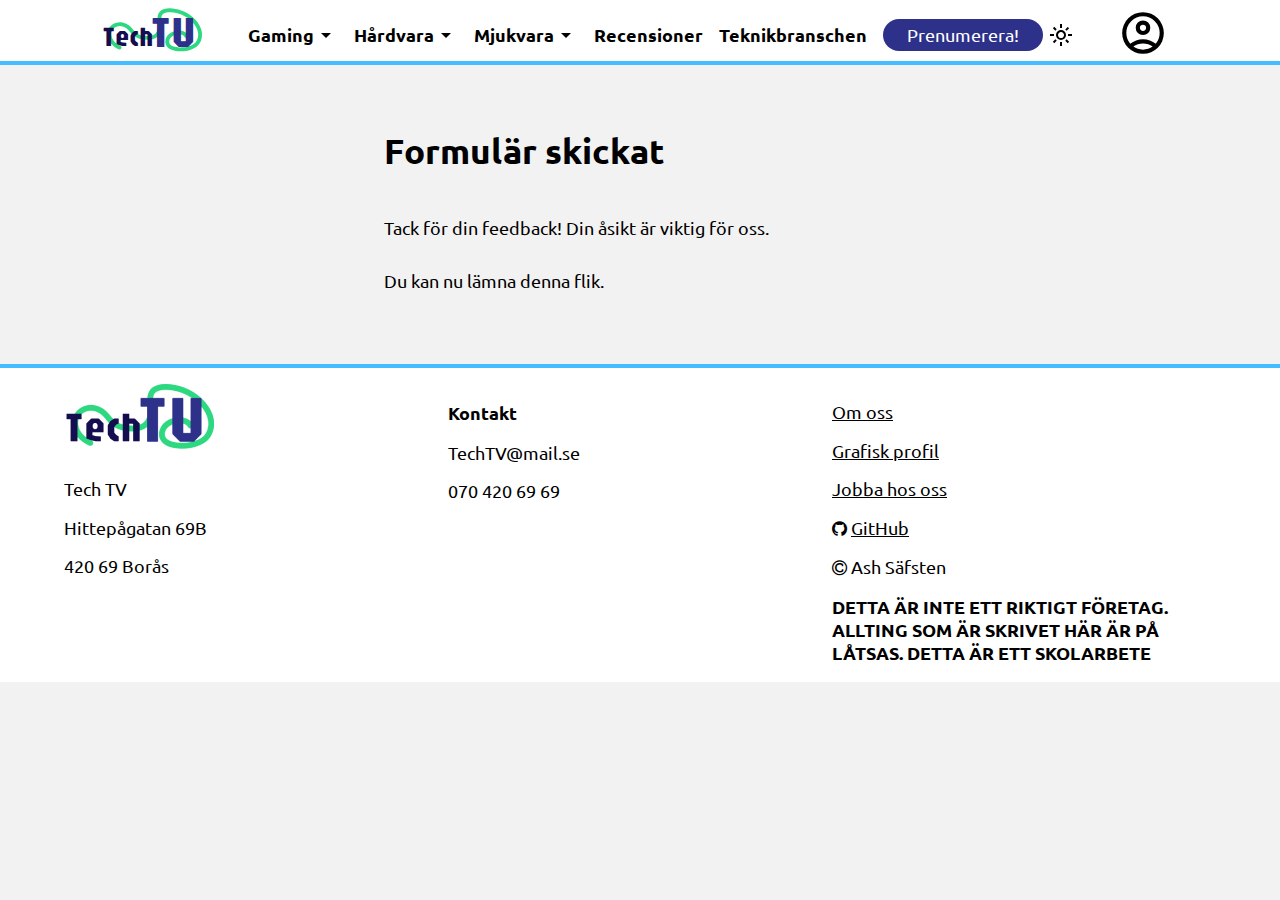
<file: thankyou.html>
<!DOCTYPE html>
<html lang="sv" data-theme="light">
<head>
    <meta charset="UTF-8">
    <meta name="viewport" content="width=device-width, initial-scale=1.0">
    <title>Tech TV - Om oss</title>
    <link rel="stylesheet" href="style.css">
    <link rel="preconnect" href="https://fonts.googleapis.com">
    <link rel="preconnect" href="https://fonts.gstatic.com" crossorigin>
    <link href="https://fonts.googleapis.com/css2?family=Jaro:opsz@6..72&family=Ubuntu:ital,wght@0,300;0,400;0,500;0,700;1,300;1,400;1,500;1,700&display=swap" rel="stylesheet">
    <link rel="stylesheet" href="https://cdnjs.cloudflare.com/ajax/libs/font-awesome/4.7.0/css/font-awesome.min.css">
</head>
<body>
    <header>
        <a href="index.html"><svg id="Layer_1" xmlns="http://www.w3.org/2000/svg" viewBox="0 0 1701.92 838.93" class="logo" width="100" height="50">
            <defs>
                <style>
                .cls-1 {
                    fill: #2dd881;
                }

                .cls-2 {
                    fill: #140d4f;
                    font-size: 467.44px;
                }

                .cls-2, .cls-3 {
                    font-family: Jaro-Regular, Jaro;
                    font-variation-settings: 'opsz' 14;
                }

                .cls-3 {
                    fill: #2e318a;
                    font-size: 742.88px;
                }
                </style>
            </defs>
            <path class="cls-1" d="M314.88,638.25c-13.9-6.38-27.47-13.44-40.55-21.37-6.2-3.76-12.29-7.7-18.25-11.83-2.98-2.06-5.92-4.17-8.82-6.33-1.58-1.17-6.36-4.29-.03.05-1.97-1.35-3.79-3-5.64-4.51-11.44-9.37-22.22-19.56-32.11-30.56-2.4-2.67-4.74-5.38-7.03-8.14-1.02-1.23-2-2.48-3.01-3.71-5-6.08,2.93,4.15.05.05-4.37-6.21-8.77-12.34-12.72-18.83s-7.28-12.58-10.42-19.13c-.88-1.84-1.68-3.71-2.56-5.55-2.21-4.58,2.81,7.51,0,0-1.43-3.83-2.91-7.63-4.2-11.5-2.32-6.98-4.29-14.07-5.88-21.25-.79-3.59-1.49-7.19-2.1-10.81-.2-1.19-1.12-6.48-.32-1.66.87,5.25-.31-3.05-.41-4.1-.69-7.27-.99-14.57-.88-21.88.06-3.64.21-7.27.48-10.9.12-1.61.26-3.22.42-4.82.16-1.6.34-3.2.54-4.8l-.51,3.99c-.54-3.05,1.56-8.84,2.23-11.84s1.5-6.24,2.38-9.33c1.1-3.86,2.34-7.68,3.72-11.45.24-.66,1.86-4.28,1.72-4.5-1.64,3.79-1.97,4.57-.97,2.33.49-1.11.99-2.21,1.51-3.3,3.02-6.38,6.48-12.56,10.34-18.47.82-1.26,1.67-2.51,2.53-3.74.34-.49,4.33-6.7,1.42-2.11s1.17-1.41,1.62-1.95c1.44-1.73,2.92-3.43,4.43-5.1,4.54-5.01,9.39-9.73,14.49-14.16,1.14-.98,2.3-1.93,3.45-2.91,4.46-3.8-.87.42-1.36.97,2.56-2.79,7.02-5.1,10.16-7.16,5.69-3.72,11.59-7.12,17.65-10.19,2.87-1.45,6.6-2.53,9.24-4.36-4.99,3.47-4.1,1.63-1.59.7,2.13-.79,4.24-1.64,6.38-2.4,6.43-2.28,12.98-4.22,19.61-5.8,3.68-.88,7.4-1.64,11.13-2.29,1.43-.25,3.11-.33,4.48-.73-8.04,2.32-2.45.33.24.06,7.13-.71,14.31-.98,21.48-.87,3.72.06,7.44.23,11.15.5,2.06.15,4.12.33,6.17.54,2.53.26,9.07-.64,1.06.08,6.54-.59,15.53,2.87,21.85,4.52,7.62,1.99,15.12,4.4,22.49,7.19,1.9.72,4,1.32,5.79,2.28-.87-.47-6.53-2.93-1.01-.38,3.4,1.57,6.79,3.14,10.13,4.83,7.06,3.57,13.94,7.49,20.61,11.73,3.51,2.24,6.97,4.56,10.36,6.97,1.36.96,2.69,1.96,4.04,2.94,4.88,3.54.11-.06-.73-.6,6.88,4.39,13.09,10.97,18.94,16.63,22.98,22.24,42.09,48.01,63.53,71.67,22.6,24.93,48.76,46.76,78.57,62.58,58.24,30.9,125.17,42.31,190.58,42.61,66.16.31,136.15-13.29,184.59-61.79,43.3-43.36,61.33-104.58,65.25-164.33,1.89-28.82-.61-57.24-4.11-85.83-1.98-16.1-3.95-32.23-4.58-48.45-.29-7.52-.3-15.05.16-22.56.19-3.11-.07-6.86.88-9.83-2.34,7.35-.35,2.73.09.3s.92-4.78,1.49-7.15c.84-3.55,1.83-7.06,3-10.51.26-.78.96-3.78,1.66-4.58l-1.46,3.36c.49-1.13,1.01-2.24,1.55-3.34,1.57-3.24,3.3-6.41,5.2-9.47.74-1.19,1.5-2.36,2.29-3.51,4.32-6.34,1.17.15-.21.03.63.06,6.15-6.93,6.84-7.62,1.91-1.93,3.9-3.79,5.95-5.57.7-.6,6.03-4.34,1.4-1.29s.94-.61,1.59-1.06c2.81-1.96,5.7-3.79,8.66-5.52,2.69-1.57,5.43-3.03,8.21-4.41,2.46-1.22,11.63-4.23,2.62-1.41,6.77-2.12,13.29-4.92,20.15-6.83,6.25-1.74,12.59-3.18,18.96-4.38,2.85-.54,5.72-.97,8.58-1.46,7.34-1.26-6.1.68-1.22.13,2.16-.24,4.32-.51,6.49-.74,29.06-2.97,58.66-2.03,87.7.71,3.25.31,6.5.64,9.74,1.01,1.93.22,15.45,1.33,5.8.65,7.64.54,15.44,2.32,22.97,3.69,14.86,2.7,29.61,6,44.21,9.88s29.83,8.58,44.46,13.76c6.93,2.46,13.81,5.05,20.64,7.76,1.52.6,3.03,1.22,4.55,1.83.35.14,7.79,3.28,2.85,1.16s2.47,1.09,2.81,1.24c2.24.98,4.48,1.98,6.72,2.99,27.52,12.47,54.07,27.11,79.29,43.76,6.13,4.05,12.18,8.22,18.15,12.5,3.32,2.38,6.61,4.8,9.87,7.25,1.06.8,3.2,1.99,3.9,2.96-3.12-2.42-3.73-2.89-1.84-1.41.97.75,1.93,1.51,2.89,2.27,12.15,9.64,23.9,19.79,35.19,30.42s21.73,21.34,31.88,32.69c5.04,5.64,9.95,11.38,14.73,17.24,1.24,1.52,8.69,10.48,3.45,4.2,2.68,3.22,5.09,6.72,7.55,10.11,9.36,12.91,18.05,26.33,25.88,40.22,3.7,6.56,7.21,13.22,10.51,19.98,1.46,3,2.89,6.02,4.26,9.06.86,1.9,1.68,3.82,2.53,5.72.96,2.24.67,1.53-.9-2.13.48,1.15.94,2.31,1.4,3.47,5.69,14.3,10.41,28.99,13.96,43.97,1.74,7.32,3.02,14.69,4.35,22.09,1.48,8.21-.6-5.69-.03-.62.21,1.9.45,3.79.65,5.69.39,3.81.69,7.62.91,11.44.83,14.55.44,29.17-1.17,43.65-.17,1.52-.43,3.05-.55,4.57.66-8.19.55-3.88.2-1.94-.68,3.77-1.27,7.55-2.04,11.31-1.45,7.11-3.21,14.16-5.28,21.12-1.96,6.57-4.19,13.05-6.71,19.42-1.14,2.88-.63,6.13.27-.52-.15,1.13-1.45,3.26-1.86,4.15-1.58,3.44-3.25,6.83-5.01,10.18-3.15,6.02-6.59,11.89-10.31,17.57-2.07,3.16-4.28,6.2-6.45,9.29-1.42,2.01-3.66,2.93,1.04-1.29-1.55,1.39-2.95,3.66-4.3,5.25-4.4,5.19-9.08,10.15-14.02,14.84-2.52,2.4-5.12,4.72-7.77,6.97-1.65,1.4-3.28,2.97-5.08,4.17,4.69-3.13.63-.52-1.71,1.15-13.21,9.43-27.45,17.34-42.14,24.18-1.99.93-4.01,1.8-6,2.73-1.33.62-5.77,2.63.62-.2-3.61,1.6-7.33,2.99-11,4.41-8.14,3.14-16.36,6.05-24.66,8.73-16.63,5.37-33.57,9.83-50.69,13.36-8.11,1.67-16.26,3.14-24.45,4.39-1.77.27-3.69.72-5.46.81,6.92-.34,2.16-.27.56-.09-5.03.58-10.05,1.17-15.09,1.64-16.95,1.58-33.98,2.27-51.01,2.08-17.5-.2-34.92-1.47-52.31-3.44-6.36-.72-.63-.03.56.12-2.28-.28-4.56-.65-6.83-1-4.09-.63-8.18-1.3-12.25-2.04-8.57-1.54-17.1-3.29-25.57-5.35-6.67-1.62-13.3-3.43-19.85-5.49-2.92-.92-5.83-1.89-8.72-2.91-1.8-.64-3.6-1.3-5.38-1.98-.98-.37-8.3-3.54-3.49-1.34s-1.81-.87-2.32-1.1c-1.37-.64-2.74-1.29-4.1-1.96-3.04-1.5-6.04-3.09-8.99-4.77s-5.8-3.42-8.61-5.27c-1.24-.82-2.47-1.66-3.69-2.51-1.21-.85-2.41-1.73-3.59-2.62l3.18,2.43c-1.8-.08-6.99-6.09-8.27-7.34-2.11-2.06-4.14-4.19-6.09-6.41-.41-.47-4.92-6.19-1.63-1.81s-1.03-1.59-1.35-2.07c-2.13-3.16-4.08-6.44-5.83-9.82-.12-.22-2.11-3.51-2.01-4.13l1.52,3.68c-.43-1.06-.84-2.13-1.22-3.2-1.17-3.22-2.18-6.49-3.03-9.81s-1.43-6.69-2.06-10.07c-.9-4.83.47,8.45.22.82-.08-2.29-.32-4.58-.38-6.88-.08-3.07-.04-6.15.11-9.22.09-1.93.24-3.85.42-5.77l.11-1.15c.43-3.7.34-3.07-.27,1.87-.89-1.76,1.32-7.15,1.78-9.14.97-4.17,2.14-8.29,3.49-12.35.62-1.85,1.33-3.66,1.96-5.5,1.13-3.27,2.33-1.73-.66,1.4,2-2.1,3.25-6.89,4.62-9.43,1.65-3.07,3.42-6.09,5.31-9.02.84-1.3,1.7-2.58,2.58-3.86.91-1.31,1.84-2.61,2.8-3.89l-2.25,2.89c3.35-5.82,9.62-11.2,14.42-15.82,2.86-2.75,5.82-5.4,8.86-7.94.56-.47,3.67-2.68,3.69-3.01-3.23,2.47-3.88,2.98-1.94,1.53.96-.72,1.92-1.42,2.9-2.11,11.69-8.34,25.9-18.1,39.79-22.27-.88.26-6.81,2.69-1.2.54,1.5-.58,2.99-1.18,4.5-1.75,3.38-1.28,6.8-2.48,10.23-3.62,6.76-2.24,13.61-4.23,20.54-5.88,6.03-1.43,12.11-2.5,18.22-3.52,7.11-1.18-6.35.68-1.56.22,1.73-.17,3.45-.39,5.18-.55,3.46-.32,6.93-.57,10.41-.73,6.25-.29,12.51-.31,18.76-.05,3.11.13,6.22.33,9.32.61,1.72.15,3.43.35,5.15.52,6.5.62-7.51-1.33-.61-.07,12.47,2.28,24.01,5.75,35.99,9.8,4.32,1.46-7.64-3.66-1.52-.58,1.17.59,2.38,1.12,3.55,1.7,2.63,1.31,5.22,2.71,7.75,4.19s4.99,3.04,7.4,4.69c.54.37,2.36,2.03,3.17,2.25-4.88-1.31-4.61-3.87-1.33-.98,4.4,3.88,8.66,7.78,12.53,12.21.95,1.09,1.98,2.98,3.14,3.77-.59-.4-4.55-6.49-1.61-1.93,1.82,2.82,3.69,5.56,5.38,8.46,8.71,14.91,30.17,21.5,45.15,11.84,15.02-9.69,21.16-29.2,11.84-45.15-32.17-55.05-96.45-78.57-157.8-77.48-64.56,1.14-133.7,26.96-178.4,74.52-48.03,51.1-67.31,136.01-23.53,196.11,43.3,59.44,120.51,76.28,189.61,83.4,73.48,7.58,149.85-1.46,219.53-26,36.81-12.97,71.69-29.52,102.26-54,24.74-19.81,45.15-45.85,59.26-74.19,30.44-61.12,36.54-131.19,20.86-197.35-16.02-67.6-53.72-128.58-99.52-180.05-87.89-98.79-212.55-166.33-342.76-188.24-62.5-10.52-131.62-15.74-193.05,3.47-29.74,9.31-59.18,25.06-79.01,49.68-24.43,30.33-33.91,66.97-33.52,105.56.32,32.3,6.93,64.07,8.91,96.24.91,14.82.96,29.7.04,44.51-.42,6.67-1.48,13.32-1.86,19.98.59-10.26-.38,2.1-.77,4.4-.69,3.99-1.46,7.97-2.31,11.92-3.03,13.95-7.62,27.11-12.53,40.48,3.46-9.43-1.01,1.86-1.98,3.82-1.41,2.86-2.9,5.69-4.46,8.48-3.63,6.5-7.72,12.64-12.04,18.7-2.93,4.11,1.19-1.75,1.28-1.65s-3.03,3.66-3.39,4.07c-2.08,2.42-4.23,4.77-6.44,7.06-2.48,2.56-5.06,5.03-7.71,7.41-1.07.96-2.15,1.9-3.25,2.83-1.1.93-2.22,1.85-3.35,2.75l3.24-2.5c-4.59,5.55-14.32,9.73-20.61,13.06-3.22,1.71-6.56,3.18-9.82,4.81-4.53,2.27,7.51-2.86.05,0-2.28.87-4.54,1.75-6.84,2.56-7.31,2.58-14.78,4.73-22.32,6.51-3.6.85-7.22,1.62-10.85,2.31-2.03.38-4.06.74-6.09,1.08s-11.12,2.45-2.27.43c-14.88,3.4-31.93,2.74-47.12,2.75-16.47,0-32.95-.76-49.35-2.38-4.03-.4-8.39-.47-12.32-1.39.92.22,7.52,1.11,1.4.18-2.04-.31-4.09-.61-6.13-.93-8.55-1.36-17.06-2.99-25.51-4.92-15.17-3.46-30.13-7.88-44.66-13.44-2.22-.85-4.72-1.58-6.81-2.7.83.45,6.64,2.94,1.15.46-3.7-1.67-7.39-3.36-11.03-5.16-7.26-3.6-14.37-7.53-21.25-11.8-6-3.73-12.92-7.53-18.09-12.39,6.09,5.72.23.11-1.01-.91s-2.58-2.15-3.85-3.25c-3.91-3.37-7.71-6.88-11.41-10.47-11.75-11.42-22.51-23.79-33.09-36.28-23.33-27.55-46.23-54.27-75.11-76.22-27.57-20.95-59.94-36.71-93.57-45.08-69.16-17.22-141.02-2.51-196.82,41.9-54.34,43.25-78.67,114.22-69.91,182.21,9.09,70.51,47.43,132.4,102.81,176.4,25.67,20.39,53.09,37.61,82.9,51.29,15.65,7.19,36.27,4.97,45.15-11.84,7.67-14.52,4.91-37.46-11.84-45.15h0Z"/>
            <text class="cls-2" transform="translate(0 647.62)"><tspan x="0" y="0">Tech</tspan></text>
            <text class="cls-3" transform="translate(822.95 653.21)"><tspan x="0" y="0">TV</tspan></text>
            <text/>
            </svg></a>
        <div class="headerContainer">
            <nav>
                <ul class="navbar">
                    <li class="dropdown">Gaming <svg xmlns="http://www.w3.org/2000/svg" height="24px" viewBox="0 -960 960 960" width="24px" fill="black"><path d="M480-360 280-560h400L480-360Z"/></svg>
                    <div class="dropdownContent">
                        <a href="">Spelnyheter</a>
                        <a href="">Gamingtips</a>
                        <a href="">PC</a>
                        <a href="">Konsoll</a>
                        <a href="">Mobil</a>
                    </div>
                    <li class="dropdown">Hårdvara <svg xmlns="http://www.w3.org/2000/svg" height="24px" viewBox="0 -960 960 960" width="24px" fill="black"><path d="M480-360 280-560h400L480-360Z"/></svg>
                    <div class="dropdownContent">
                        <a href="">Ny hårdvara</a>
                        <a href="">Retro</a>
                        <a href="">Mobiler</a>
                        <a href="">Bärbara datorer</a>
                        <a href="">Stationära datorer</a>
                        <a href="">Tablets</a>
                        <a href="">TV</a>
                        <a href="">Komponenter</a>
                    </div>
                    <li class="dropdown">Mjukvara <svg xmlns="http://www.w3.org/2000/svg" height="24px" viewBox="0 -960 960 960" width="24px" fill="black"><path d="M480-360 280-560h400L480-360Z"/></svg>
                    <div class="dropdownContent">
                        <a href="">Design</a>
                        <a href="">Spelutveckling</a>
                    </div>
                    <li><a href="">Recensioner</a></li>
                    <li><a href="">Teknikbranschen</a></li>
                    <li class="navSubscribe" id="ad"><a href="">Prenumerera!</a></li>
                </ul>
                <button id="switch" class="modeButton" title="Switch mode"><svg class="lightIcon" xmlns="http://www.w3.org/2000/svg" height="24" viewBox="0 -960 960 960" width="24"><path d="M480-360q50 0 85-35t35-85q0-50-35-85t-85-35q-50 0-85 35t-35 85q0 50 35 85t85 35Zm0 80q-83 0-141.5-58.5T280-480q0-83 58.5-141.5T480-680q83 0 141.5 58.5T680-480q0 83-58.5 141.5T480-280ZM200-440H40v-80h160v80Zm720 0H760v-80h160v80ZM440-760v-160h80v160h-80Zm0 720v-160h80v160h-80ZM256-650l-101-97 57-59 96 100-52 56Zm492 496-97-101 53-55 101 97-57 59Zm-98-550 97-101 59 57-100 96-56-52ZM154-212l101-97 55 53-97 101-59-57Zm326-268Z"></path></svg><svg class="darkIcon" xmlns="http://www.w3.org/2000/svg" height="24" viewBox="0 -960 960 960" width="24"><path d="M480-120q-150 0-255-105T120-480q0-150 105-255t255-105q14 0 27.5 1t26.5 3q-41 29-65.5 75.5T444-660q0 90 63 153t153 63q55 0 101-24.5t75-65.5q2 13 3 26.5t1 27.5q0 150-105 255T480-120Zm0-80q88 0 158-48.5T740-375q-20 5-40 8t-40 3q-123 0-209.5-86.5T364-660q0-20 3-40t8-40q-78 32-126.5 102T200-480q0 116 82 198t198 82Zm-10-270Z"></path></svg>
                </button>
                <button class="openbtn" onclick="openNav()">&#9776;</button>
                <div class="mobileNav">
                    <div id="sidePanel" class="sidePanelMenu">
                        <a href="javascript:void(0)" class="closebtn" onclick="closeNav()">&times;</a>
                        <a href="index.html"><i class="fa fa-home" aria-hidden="true"></i>
                            Hem</a>
                        <button class="sidePanelDropdownBtn">
                            <i class="fa fa-caret-down"></i>
                            <i class="fa fa-gamepad" aria-hidden="true"></i>
                            Gaming
                        </button>
                        <div class="sidePanelDropdownContainer">
                            <a href="">Spelnyheter</a>
                            <a href="">Gamingtips</a>
                            <a href="">PC</a>
                            <a href="">Konsoll</a>
                            <a href="">Mobil</a>
                        </div>
                        <button class="sidePanelDropdownBtn">
                            <i class="fa fa-caret-down"></i>
                            <i class="fa fa-desktop" aria-hidden="true"></i>
                            Hårdvara
                        </button>
                        <div class="sidePanelDropdownContainer">
                            <a href="">Ny hårdvara</a>
                            <a href="">Retro</a>
                            <a href="">Mobiler</a>
                            <a href="">Bärbara datorer</a>
                            <a href="">Stationära datorer</a>
                            <a href="">Tablets</a>
                            <a href="">TV</a>
                            <a href="">Komponenter</a>
                        </div>
                        <button class="sidePanelDropdownBtn">
                            <i class="fa fa-caret-down"></i>
                            <i class="fa fa-rocket" aria-hidden="true"></i>
                            Mjukvara
                        </button>
                        <div class="sidePanelDropdownContainer">
                            <a href="">Design</a>
                            <a href="">Spelutveckling</a>
                        </div>
                        <a href=""><i class="fa fa-book" aria-hidden="true"></i>
                            Recensioner</a>
                        <a href=""><i class="fa fa-briefcase" aria-hidden="true"></i>
                            Teknikbranschen</a>
                        <a href="about.html"><i class="fa fa-info-circle" aria-hidden="true"></i>
                            Om oss</a>
                        <a href=""><i class="fa fa-user-circle-o" aria-hidden="true"></i>
                            Konto</a>
                        <p class="navSubscribe" id="mobileAd"><a href="">Prenumerera!</a></p>
                    </div>
                </div>
            </nav>
            <a href="" id="accountLink"><svg xmlns="http://www.w3.org/2000/svg" height="50px" viewBox="0 -960 960 960" width="50px" fill="black"><path d="M234-276q51-39 114-61.5T480-360q69 0 132 22.5T726-276q35-41 54.5-93T800-480q0-133-93.5-226.5T480-800q-133 0-226.5 93.5T160-480q0 59 19.5 111t54.5 93Zm246-164q-59 0-99.5-40.5T340-580q0-59 40.5-99.5T480-720q59 0 99.5 40.5T620-580q0 59-40.5 99.5T480-440Zm0 360q-83 0-156-31.5T197-197q-54-54-85.5-127T80-480q0-83 31.5-156T197-763q54-54 127-85.5T480-880q83 0 156 31.5T763-763q54 54 85.5 127T880-480q0 83-31.5 156T763-197q-54 54-127 85.5T480-80Zm0-80q53 0 100-15.5t86-44.5q-39-29-86-44.5T480-280q-53 0-100 15.5T294-220q39 29 86 44.5T480-160Zm0-360q26 0 43-17t17-43q0-26-17-43t-43-17q-26 0-43 17t-17 43q0 26 17 43t43 17Zm0-60Zm0 360Z"/></svg></a>
        </div>
    </header>
    <main>
            <div class="mainContent">
                <div class="articleContent">
                    <h1>Formulär skickat</h1>
                    <p>Tack för din feedback! Din åsikt är viktig för oss.</p>
                    <p>Du kan nu lämna denna flik.</p>
                </div>
            </div>
        <footer>
            <div class="footerBox">
                <img src="images/TechTVlogo.png" alt="Logotyp med en grön kurvig linje som bakgrund och texten 'Tech TV'.">
                <p>Tech TV</p>
                <p>Hittepågatan 69B</p>
                <p>420 69 Borås</p>
            </div>
            <div class="footerBox">
                <p><strong>Kontakt</strong></p>
                <p>TechTV@mail.se</p>
                <p>070 420 69 69</p>
            </div>
            <div class="footerBox">
                <p><a href="about.html">Om oss</a></p>
                <p><a href="graphics.html">Grafisk profil</a></p>
                <p><a href="">Jobba hos oss</a></p>
                <p><i class="fa fa-github" aria-hidden="false"></i> <span><a href="https://github.com/Frisaf/tech-tv" target="_blank">GitHub</a></span></p>
                <i class="fa fa-copyright" aria-hidden="true"></i> <span>Ash Säfsten</span>
                <p><strong>DETTA ÄR INTE ETT RIKTIGT FÖRETAG. ALLTING SOM ÄR SKRIVET HÄR ÄR PÅ LÅTSAS. DETTA ÄR ETT SKOLARBETE</strong></p>
            </div>
        </footer>
    </main>
    <script src="theme.js"></script>
    <script src="script.js"></script>
</body>
</html>
</file>
<file: style.css>
:root {
    --charlestonGreen: #2A2A2A;
    --whiteSmoke: #F2F2F2;
    --egyptianBlue: #2E318A;
    --federalBlue: #140D4F;
    --deepSkyBlue: #43BDFF;
    --emerald: #2DD881;
    --ubuntuFont: "Ubuntu", serif;
    --jaroFont: "Jaro", sans-serif;
}

main, body {
    margin: 0;
    padding: 0;
    font-family: var(--ubuntuFont);
    font-style: normal;
    font-size: 1.1rem;
    background-color: var(--whiteSmoke);
}

img {
    max-width: 100%;
}

main {
    display: grid;
    justify-items: center;
}

h1, h2 {
    margin-top: 60px;
}

.content {
    width: 75%;
    display: flex;
}

@media only screen and (max-width: 1000px) {
    .content {
        width: 90%;
        display: block;
    }
}

.mainContent {
    display: grid;
    width: 100%;
    line-height: 2;
}

.mainContent a {
    text-decoration: none;
    color: inherit;
}

.mainContent a:visited {
    color: inherit;
}

.articleContent {
    width: 40%;
    margin-inline: auto;
    text-wrap: pretty;
}

.articleContent h1 {
    margin-top: 3px;
}

.articleContent a:link {
    color: inherit;
    text-decoration: underline;
}

@media only screen and (max-width: 1000px) {
    .articleContent {
        width: 85%;
    }
}

.articleCard {
    background-color: white;
    width: 100%;
    height: fit-content;
    border-top-color: var(--deepSkyBlue);
    border-top-style: solid;
    border-top-width: 0.2rem;
    margin-bottom: 3rem;
}

.articleCard img {
    width: 100%;
}

.articleCard .category {
    padding-left: 1rem;
}

.articleText {
    padding-inline: 1rem;
    padding-bottom: 1rem;
}

.articleHeading {
    font-size: 1.5rem;
}

.category {
    color: #747474;
}

.briefingText {
    color: #747474;
}

.sidebar {
    display: block;
    padding-left: 3rem;
    width: 40%;
}

.briefing {
    background-color: white;
    margin-bottom: 3rem;
    border-top-color: var(--deepSkyBlue);
    border-top-style: solid;
    border-top-width: 0.2rem;
}

@media only screen and (max-width: 1000px) {
    .briefing {
        display: none;
    }
}

.briefing h3 {
    padding-top: 2rem;
    padding-bottom: 2rem;
    padding-left: 1rem;
    padding-right: 1rem;
    margin: 0;
}

.subscribeAd {
    background-color: var(--deepSkyBlue);
    padding: 1rem;
    margin-bottom: 3rem;
    line-height: 150%;
}

.subscribeAd h2 {
    margin-top: unset;
}

@media only screen and (max-width: 1000px) {
    .subscribeAd {
        display: none;
    }
}

.subscribeButton {
    background-color: var(--egyptianBlue);
    color: white;
    text-align: center;
    padding: 1rem;
}

.articleLink {
    padding: 1rem;
    display: flex;
    text-align: left;
    justify-content: space-between;
    border-style: solid;
    border-color: #CCCCCC;
    margin-bottom: 0.5rem;
}

.articleLink svg {
    align-self: center;
}

.breaking {
    font-family: var(--jaroFont);
    color: red;
    font-size: 2rem;
    margin-left: 1rem;
    margin-right: 1rem;
}

.navbar {
    list-style: none;
    display: flex;
    gap: 1rem;
    padding: 0;
    margin: 0;
    background-color: white;
    align-items: center;
}

.navbar a {
    text-decoration: none;
}

.navbar a:hover {
    color: #747474
}

.navbar a:visited {
    color: unset;
}

.navbar a:link {
    color: black;
}

nav {
    display: flex;
    align-items: center;
    color: black;
    font-weight: bold;
}

header {
    background-color: white;
    width: 100%;
    display: flex;
    justify-content: center;
    padding-top: 0.5rem;
    margin-bottom: 3rem;
    border-bottom-style: solid;
    border-bottom-color: #43BDFF;
    border-bottom-width: 0.3rem;
    gap: 1rem;
}

.headerContainer {
    width: 75%;
    display: flex;
    justify-content: space-around;
    align-items: center;
}

.logo {
    margin-inline: 10px;
}

@media only screen and (max-width: 1000px) {
    .logo {
        margin-top: 20px;
    }
}

.navSubscribe {
    background-color: var(--egyptianBlue);
    width: 10rem;
    height: 2rem;
    text-align: center;
    align-content: center;
    border-radius: 20px;
}

@media only screen and (max-width: 1000px) {
    .navSubscribe {
        margin-left: 32px;
        width: 12rem;
        height: 3rem;
    }
}

#ad a {
    color: white;
    font-weight: normal;
}

#mobileAd a {
    all: initial;
    color: white;
    font-family: inherit;
    font-size: 1.5rem;
}

@media only screen and (max-width: 1000px) {
    .navbar li {
        display: none;
    }
}

@media only screen and (min-width: 1000px) {
    .openbtn {
        display: none;
    }
}

.headerAccount {
    width: 50px;
    height: 50px;
}

#accountLink {
    width: 50px;
}

@media only screen and (max-width: 1000px) {
    .headerAccount {
        display: none;
    }
}

@media only screen and (max-width: 1000px) {
    #accountLink {
        display: none;
    }
}

@media only screen and (max-width: 1150px) {
    .headerContainer {
        width: 100%;
        justify-content: flex-start;
    }
}

@media only screen and (max-width: 1000px) {
    .headerContainer {
        justify-content: right;
    }
}

@media only screen and (max-width: 1150px) {
    .navbar {
        margin-left: 20px;
    }
}

@media only screen and (max-width: 1150px) {
    .headerContainer a {
        margin-left: 10px;
    }
}

.dropdownContent {
    display: none;
    position: absolute;
    background-color: rgb(239, 239, 239);
    min-width: 160px;
    box-shadow: 0px 8px 16px 0px rgba(0,0,0,0.2);
    padding: 12px 16px;
    z-index: 1;
    top: 100%;
    left: 0;
}

.dropdown {
    position: relative;
    display: flex;
    cursor: pointer;
    align-items: center;
}

.dropdown:hover .dropdownContent {
    display: block;
}

.dropdownContent a {
    width: 75%;
    text-align: left;
    float: left;
    font-size: 16px;
    color: black;
    padding: 14px 16px;
    text-decoration: none;
    margin: 0;
}

.dropdownContent a:hover {
    background-color: #c4c4c4;
}

.sidePanelMenu {
    height: 100%;
    width: 0;
    position: fixed;
    z-index: 1;
    top: 0;
    background-color: #cccccc;
    overflow-x: hidden;
    padding-top: 60px;
    transition: 0.5s;
}

.sidePanelMenu a {
    padding: 8px 8px 8px 32px;
    text-decoration: none;
    font-size: 25px;
    color: #0f0f0f;
    display: block;
    transition: 0.3s;
}

.sidepanel .closebtn {
    position: absolute;
    top: 0;
    right: 25px;
    font-size: 36px;
    margin-left: 50px;
  }

.openbtn {
    font-size: 50px;
    cursor: pointer;
    background-color: transparent;
    color: #0f0f0f;
    padding: 10px 15px;
    border: none;
    justify-self: right;
}

.mobileNav {
    display: flex;
    justify-content: right;
}

.sidePanelDropdownBtn {
    padding: 6px 8px 6px 16px;
    text-decoration: none;
    font-size: 25px;
    background: none;
    border: none;
    width: 100%;
    text-align: left;
    cursor: pointer;
    outline: none;
    color: #0f0f0f;
}

.sidePanelDropdownBtn:hover {
    color: #3e3e3e;
}

.activeDropdown {
    background-color: #b7b7b7;
    color: #3e3e3e;
}

.sidePanelDropdownContainer {
    display: none;
    background-color: #ffffff;
    padding-left: 8px;
}

footer {
    background-color: white;
    width: 100%;
    display: flex;
    justify-content: center;
    padding-top: 1rem;
    border-top-color: #43BDFF;
    border-top-style: solid;
    border-top-width: 0.3rem;
    margin-top: 3rem;
}

.footerBox {
    width: 30%;
}

.footerBox a {
    color: inherit;
}

@media only screen and (max-width: 1000px) {
    footer {
        display: block;
        padding-left: 3rem;
        max-width: fit-content;
    }
}

@media only screen and (max-width: 1000px) {
    .footerBox {
        width: 70%;
    }
}

.hero {
    background-color: black;
    display: grid;
    grid-template-areas: "hero";
    place-items: center;
}

.hero img {
    width: 100%;
    opacity: 0.4;
}

@media only screen and (max-width: 1000px) {
    .hero img {
        object-fit: cover;
        object-position: center;
        aspect-ratio: 1;
    }
}

.heroText {
    color: white;
    z-index: 1;
}

@media only screen and (max-width: 1000px) {
    .heroText {
        width: 85%;
    }
}

.heroText h1 {
    font-size: 7rem;
    line-height: 1;
}

.hero > * {
    grid-area: hero;
}

@media only screen and (max-width: 1000px) {
    .heroText h1 {
        font-size: 3rem;
    }
}

.staff {
    display: flex;
    width: 50%;
    margin-inline: auto;
    flex-wrap: wrap;
    justify-content: center;
}

.staffInfo img {
    border-radius: 100%;
    width: 150px;
}

.staffInfo {
    text-align: center;
    line-height: 1;
    margin-inline: 50px;
    margin-bottom: 25px;
}

.modeButton {
    background-color: transparent;
    border: none;
    font-size: xx-large;
    color: black;
    cursor: pointer;
}

[data-theme="dark"] {
    body, main {
        background-color: var(--charlestonGreen);
    }

    .mainContent {
        color: rgb(229, 229, 229);
    }

    header, footer {
        border-bottom-color: rgb(157, 217, 255);
        border-top-color: rgb(157, 217, 255);
    }

    .articleCard, .briefing {
        background-color: #222222;
        border-top-color: rgb(157, 217, 255);
    }

    .subscribeAd {
        background-color: rgb(157, 217, 255);
    }

    .subscribeButton {
        background-color: rgb(39, 96, 131);
    }

    .briefingText, .category {
        color: rgb(176, 176, 176);
    }

    .briefing h3 {
        color: rgb(229, 229, 229);
    }

    .breaking {
        color: rgb(247, 134, 134);
    }
}

.darkIcon {
    display: none;
}
.lightIcon {
    display: block;
}
html[data-theme="dark"] .darkIcon {
    display: block;
}
html[data-theme="dark"] .lightIcon {
    display: none;
}
html[data-theme="light"] .darkIcon {
    display: none;
}
html[data-theme="light"] .lightIcon {
    display: block;
}

.colorDisplay {
    display: flex;
    gap: 0.5rem;
    justify-content: space-evenly;
}

@media only screen and (max-width: 1000px) {
    .colorDisplay {
        flex-wrap: wrap;
    }
}

.colorCard {
    border-radius: 20px;
    border-style: solid;
    border-color: black;
    min-width: 90px;
    text-align: center;
    padding-inline: 10px;
}

.charlestonGreen {
    background-color: var(--charlestonGreen);
    color: white;
}

.whiteSmoke {
    background-color: var(--whiteSmoke);
    color: black;
}

.egyptianBlue {
    background-color: var(--egyptianBlue);
    color: white;
}

.federalBlue {
    background-color: var(--federalBlue);
    color: white;
}

.deepSkyBlue {
    background-color: var(--deepSkyBlue);
    color: black;
}

.emerald {
    background-color: var(--emerald);
    color: black;
}

.slideshow {
  max-width: 1000px;
  position: relative;
  margin: auto;
}

.slideshow a {
    color: white;
}

.slides {
  display: none;
}

.prev, .next {
  cursor: pointer;
  position: absolute;
  top: 50%;
  width: auto;
  margin-top: -22px;
  padding: 16px;
  font-weight: bold;
  font-size: 18px;
  transition: 0.6s ease;
  border-radius: 0 3px 3px 0;
  user-select: none;
  background-color: rgba(0, 0, 0, 0.381);
}

.next {
  right: 0;
  border-radius: 3px 0 0 3px;
}

.prev:hover, .next:hover {
  background-color: rgba(0,0,0,0.8);
}

.slideText {
  color: var(--whiteSmoke);
  font-size: 15px;
  padding: 8px 12px;
  position: absolute;
  bottom: 20px;
  text-align: center;
  background-color: #33333377;
  width: max-content;
  height: 20px;
  display: flex;
  align-items: center;
}

.numberText {
  color: var(--whiteSmoke);
  font-size: 12px;
  padding: 8px 12px;
  position: absolute;
  top: 0;
  background-color: #33333377;
}

.dot {
  cursor: pointer;
  height: 15px;
  width: 15px;
  margin: 0 2px;
  background-color: #bbb;
  border-radius: 50%;
  display: inline-block;
  transition: background-color 0.6s ease;
}

.active, .dot:hover {
  background-color: #717171;
}

.fade {
  animation-name: fade;
  animation-duration: 1.5s;
}

@keyframes fade {
  from {opacity: .4}
  to {opacity: 1}
}

li.jaro {
    font-family: var(--jaroFont);
}

iframe {
    max-width: 100%;
}

.helpChat {
    position: fixed;
    bottom: 20px;
    right: 20px;
    display: grid;
    justify-items: center;
    background-color: var(--deepSkyBlue);
    border-radius: 100%;
    padding: 10px;
    border: none;
    z-index: 1000;
}

.helpChat:hover {
    cursor: pointer;
}

#chatContent {
    position: fixed;
    bottom: 75px;
    right: 20px;
    justify-self: right;
    background-color: white;
    padding: 10px;
    width: 600px;
    z-index: 1000;
}

@media only screen and (max-width: 660px) {
    #chatContent {
        width: fit-content;
    }
}

#supportSend {
    display: grid;
    justify-items: center;
    background-color: var(--deepSkyBlue);
    border-radius: 100%;
    padding: 10px;
    border: none;
}

#userMessage {
    display: none;
    max-width: 100%;
}

#staffMessage {
    display: none;
    max-width: 100%;
}

.hidden {
    display: none;
}

.sr-only:not(:focus):not(:active) {
    clip: rect(0 0 0 0); 
    clip-path: inset(50%);
    height: 1px;
    overflow: hidden;
    position: absolute;
    white-space: nowrap; 
    width: 1px;
  }
</file>
